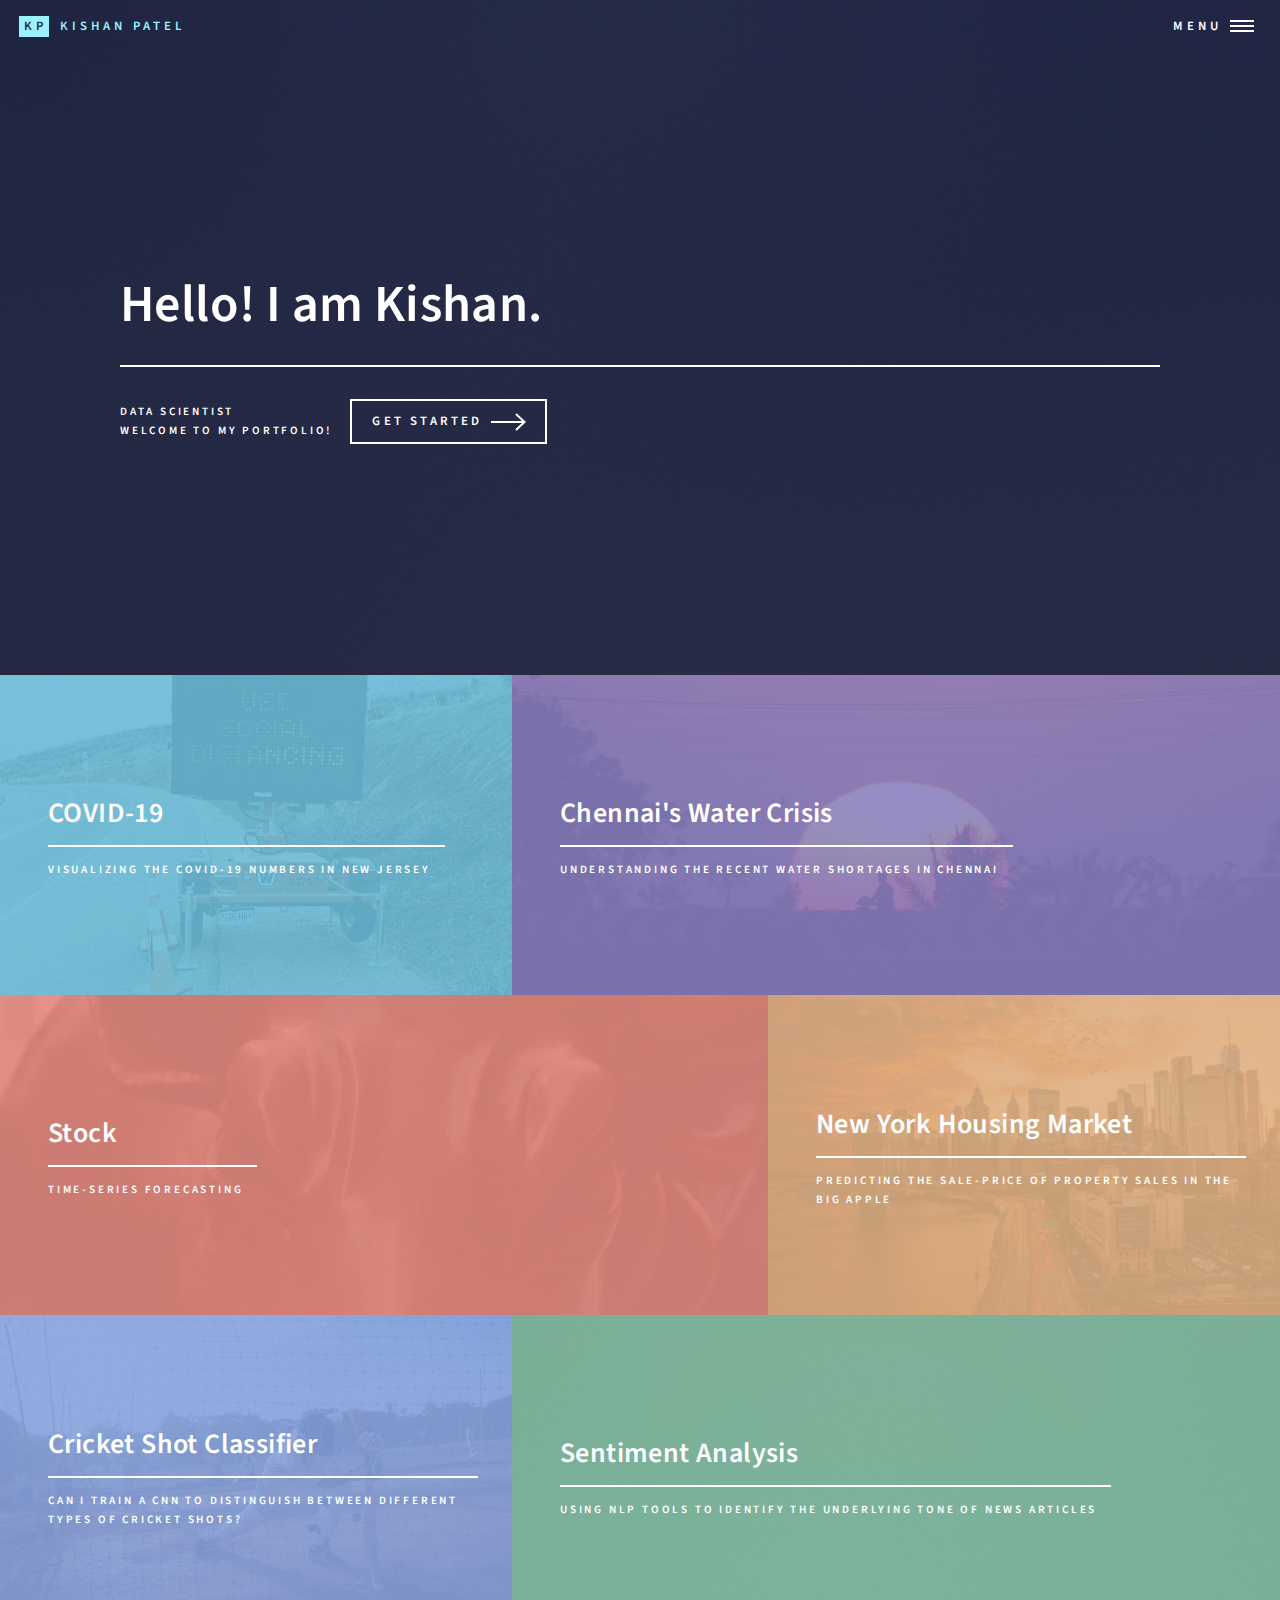
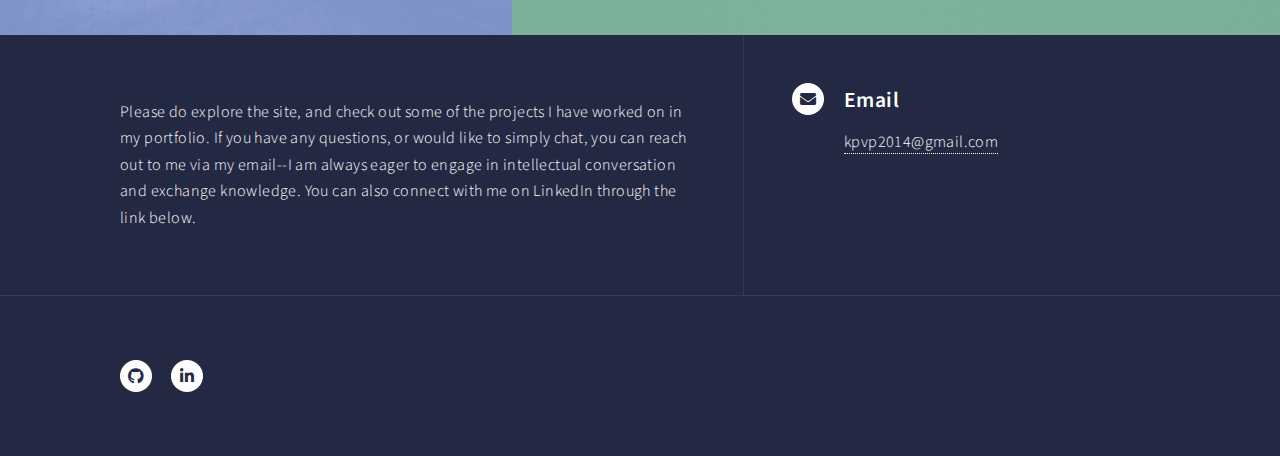
<file: index.html>
<!DOCTYPE HTML>
<!--
	Forty by HTML5 UP
	html5up.net | @ajlkn
	Free for personal and commercial use under the CCA 3.0 license (html5up.net/license)
-->
<html>
	<head>
		<title>Kishan Patel</title>
		<meta charset="utf-8" />
		<meta name="viewport" content="width=device-width, initial-scale=1, user-scalable=no" />
		<link rel="stylesheet" href="assets/css/main.css" />
		<noscript><link rel="stylesheet" href="assets/css/noscript.css" /></noscript>
	</head>
	<body class="is-preload">

		<!-- Wrapper -->
			<div id="wrapper">

				<!-- Header -->
					<header id="header" class="alt">
						<a href="index.html" class="logo"><strong>KP</strong> <span>Kishan Patel</span></a>
						<nav>
							<a href="#menu">Menu</a>
						</nav>
					</header>

				<!-- Menu -->
					<nav id="menu">
						<ul class="links">
							<li><a href="index.html">Home</a></li>
							<li><a href="landing.html">About Me</a></li>
							<li><a href="landing.html">Blog</a></li>
						</ul>
					</nav>

				<!-- Banner -->
					<section id="banner" class="major">
						<div class="inner">
							<header class="major">
								<h1>Hello! I am Kishan.</h1>
							</header>
							<div class="content">
								<p>Data Scientist<br />
								Welcome to my portfolio!</p>
								<ul class="actions">
									<li><a href="#one" class="button next scrolly">Get Started</a></li>
								</ul>
							</div>
						</div>
					</section>

				<!-- Main -->
					<div id="main">

						<!-- One -->
							<section id="one" class="tiles">
								<article>
									<span class="image">
										<img src="images/covid.jpg" alt="" />
									</span>
									<header class="major">
										<h3><a href="" class="link">COVID-19</a></h3>
										<p>Visualizing the Covid-19 Numbers in New Jersey </p>
									</header>
								</article>
								<article>
									<span class="image">
										<img src="images/pic02.jpg" alt="" />
									</span>
									<header class="major">
										<h3><a href="chennai_main.html" class="link">Chennai's Water Crisis</a></h3>
										<p>Understanding the recent water shortages in Chennai</p>
									</header>
								</article>
								<article>
									<span class="image">
										<img src="images/stock.jpg" alt="" />
									</span>
									<header class="major">
										<h3><a href="" class="link"> Stock</a></h3>
										<p>Time-Series Forecasting</p>
									</header>
								</article>
								<article>
									<span class="image">
										<img src="images/pic04.jpg" alt="" />
									</span>
									<header class="major">
										<h3><a href="" class="link">New York Housing Market</a></h3>
										<p>Predicting the Sale-Price of Property Sales in the Big Apple</p>
									</header>
								</article>
								<article>
									<span class="image">
										<img src="images/cricket.jpg" alt="" />
									</span>
									<header class="major">
										<h3><a href="" class="link">Cricket Shot Classifier</a></h3>
										<p>Can I train a CNN to distinguish between different types of Cricket Shots?</p>
									</header>
								</article>
								<article>
									<span class="image">
										<img src="images/pic06.jpg" alt="" />
									</span>
									<header class="major">
										<h3><a href="" class="link">Sentiment Analysis</a></h3>
										<p>Using NLP tools to identify the underlying tone of News Articles</p>
									</header>
								</article>
							</section>

						<!-- Two 
							<section id="two">
								<div class="inner">
									<header class="major">
										<h2>Massa libero</h2>
									</header>
									<p>Nullam et orci eu lorem consequat tincidunt vivamus et sagittis libero. Mauris aliquet magna magna sed nunc rhoncus pharetra. Pellentesque condimentum sem. In efficitur ligula tate urna. Maecenas laoreet massa vel lacinia pellentesque lorem ipsum dolor. Nullam et orci eu lorem consequat tincidunt. Vivamus et sagittis libero. Mauris aliquet magna magna sed nunc rhoncus amet pharetra et feugiat tempus.</p>
									<ul class="actions">
										<li><a href="landing.html" class="button next">Get Started</a></li>
									</ul>
								</div>
							</section> -->

					</div>

				<!-- Contact -->
				<section id="contact">
					<div class="inner">
						<section>
							<div class="Message">
								<p>Please do explore the site, and check out some of the projects I have worked on in my portfolio. If you have any questions, or would like to simply chat, you can reach out to me via my email--I am always eager to engage in intellectual conversation and exchange knowledge. You can also connect with me on LinkedIn through the link below. </p>
							</div>
						</section>
						<section class="split">
							<section>
								<div class="contact-method">
									<span class="icon solid alt fa-envelope"></span>
									<h3>Email</h3>
									<a href="#">kpvp2014@gmail.com</a>
								</div>
							</section>
						</section>
					</div>
				</section>

				<!-- Footer -->
				<footer id="footer">
					<div class="inner">
						<ul class="icons">
							<li><a href="https://github.com/thekishanpatel" class="icon brands alt fa-github"><span class="label">GitHub</span></a></li>
							<li><a href="https://www.linkedin.com/in/thekishanpatel/" class="icon brands alt fa-linkedin-in"><span class="label">LinkedIn</span></a></li>
						</ul>
					</div>
				</footer>

			</div>

		<!-- Scripts -->
			<script src="assets/js/jquery.min.js"></script>
			<script src="assets/js/jquery.scrolly.min.js"></script>
			<script src="assets/js/jquery.scrollex.min.js"></script>
			<script src="assets/js/browser.min.js"></script>
			<script src="assets/js/breakpoints.min.js"></script>
			<script src="assets/js/util.js"></script>
			<script src="assets/js/main.js"></script>

	</body>
</html>
</file>
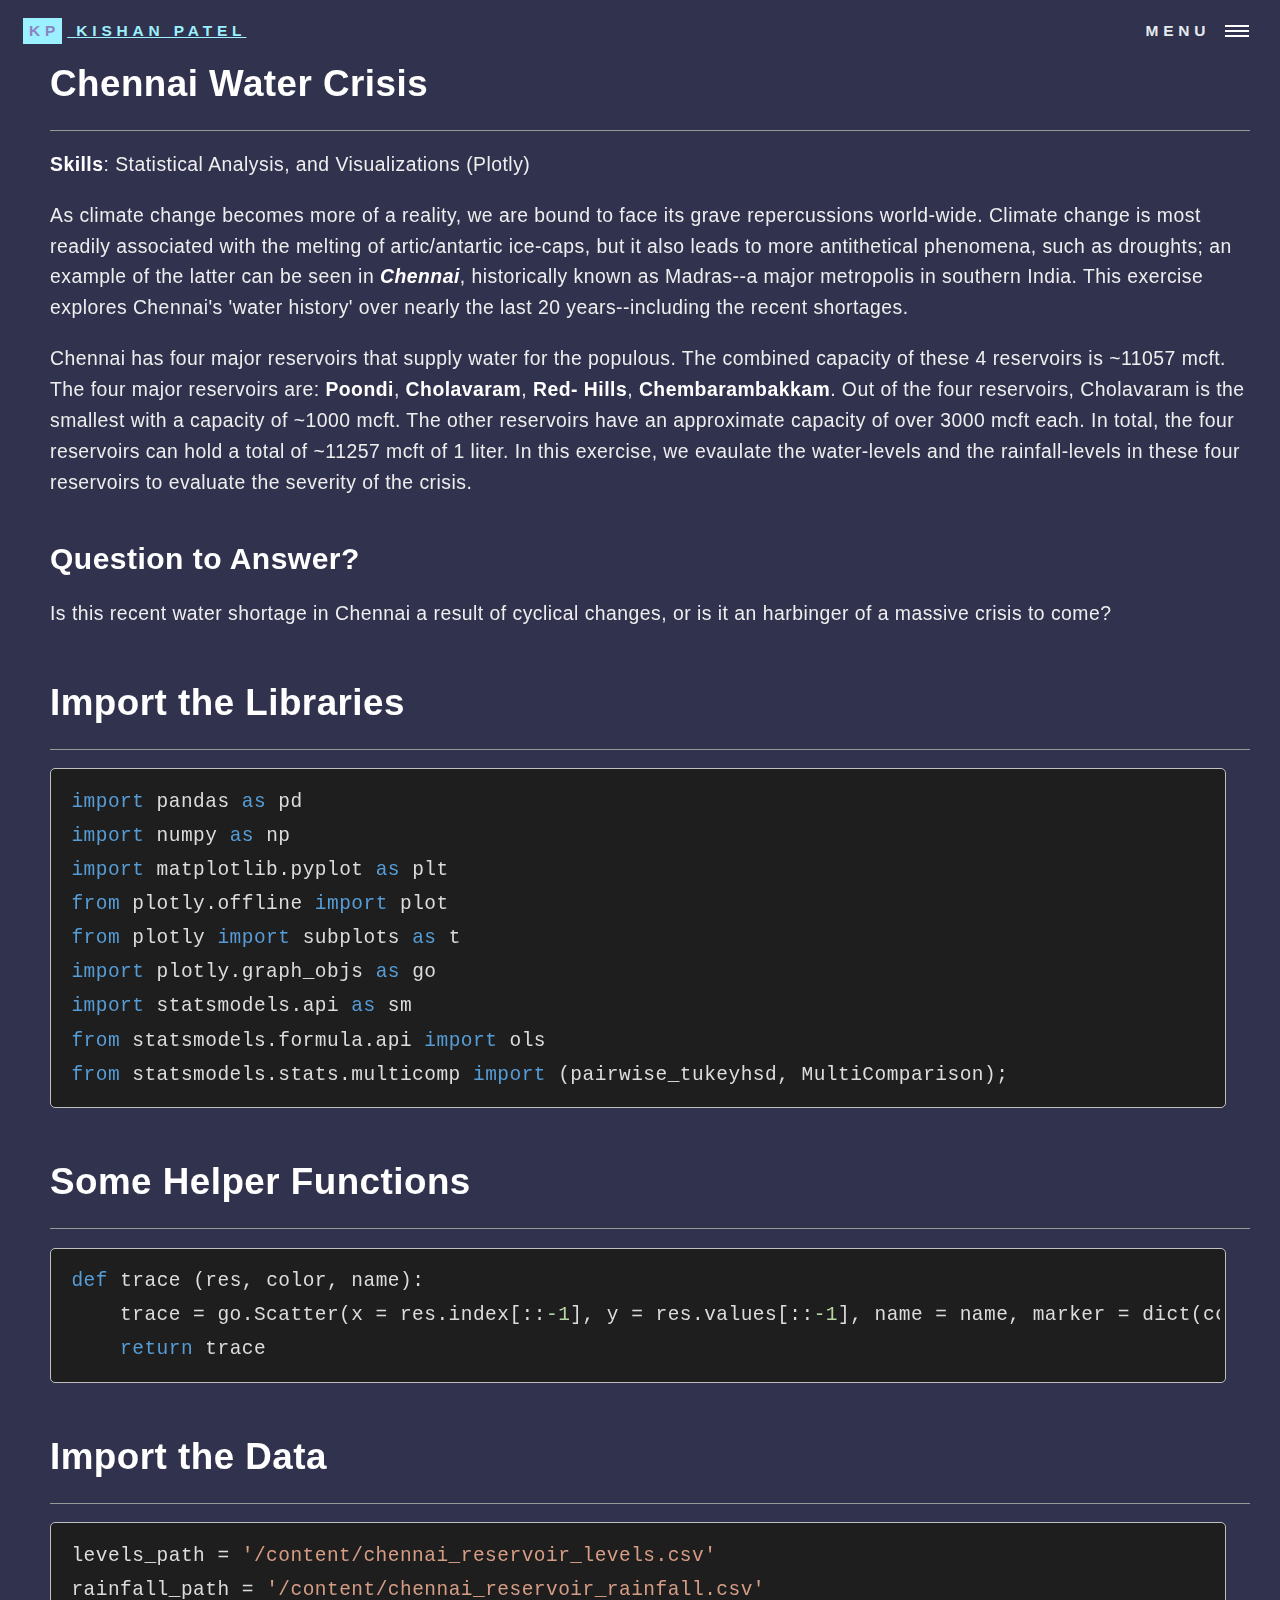
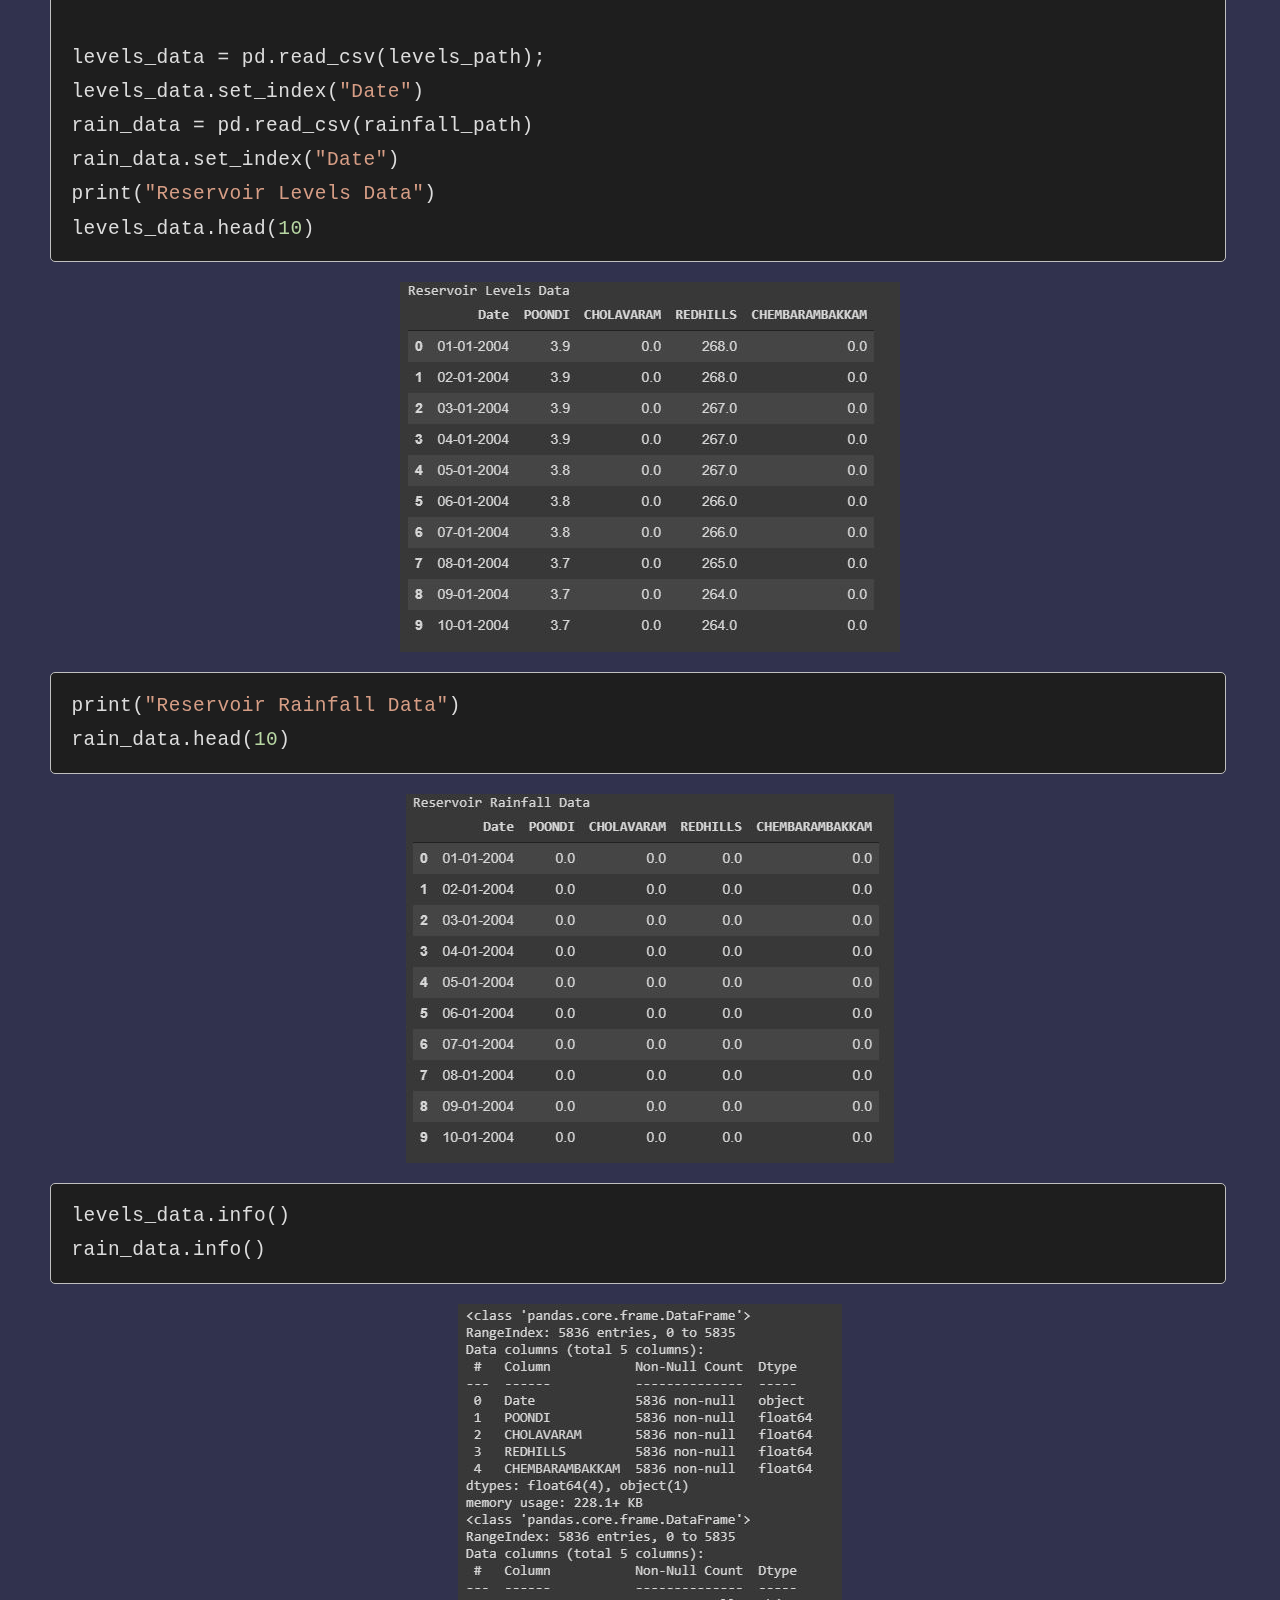
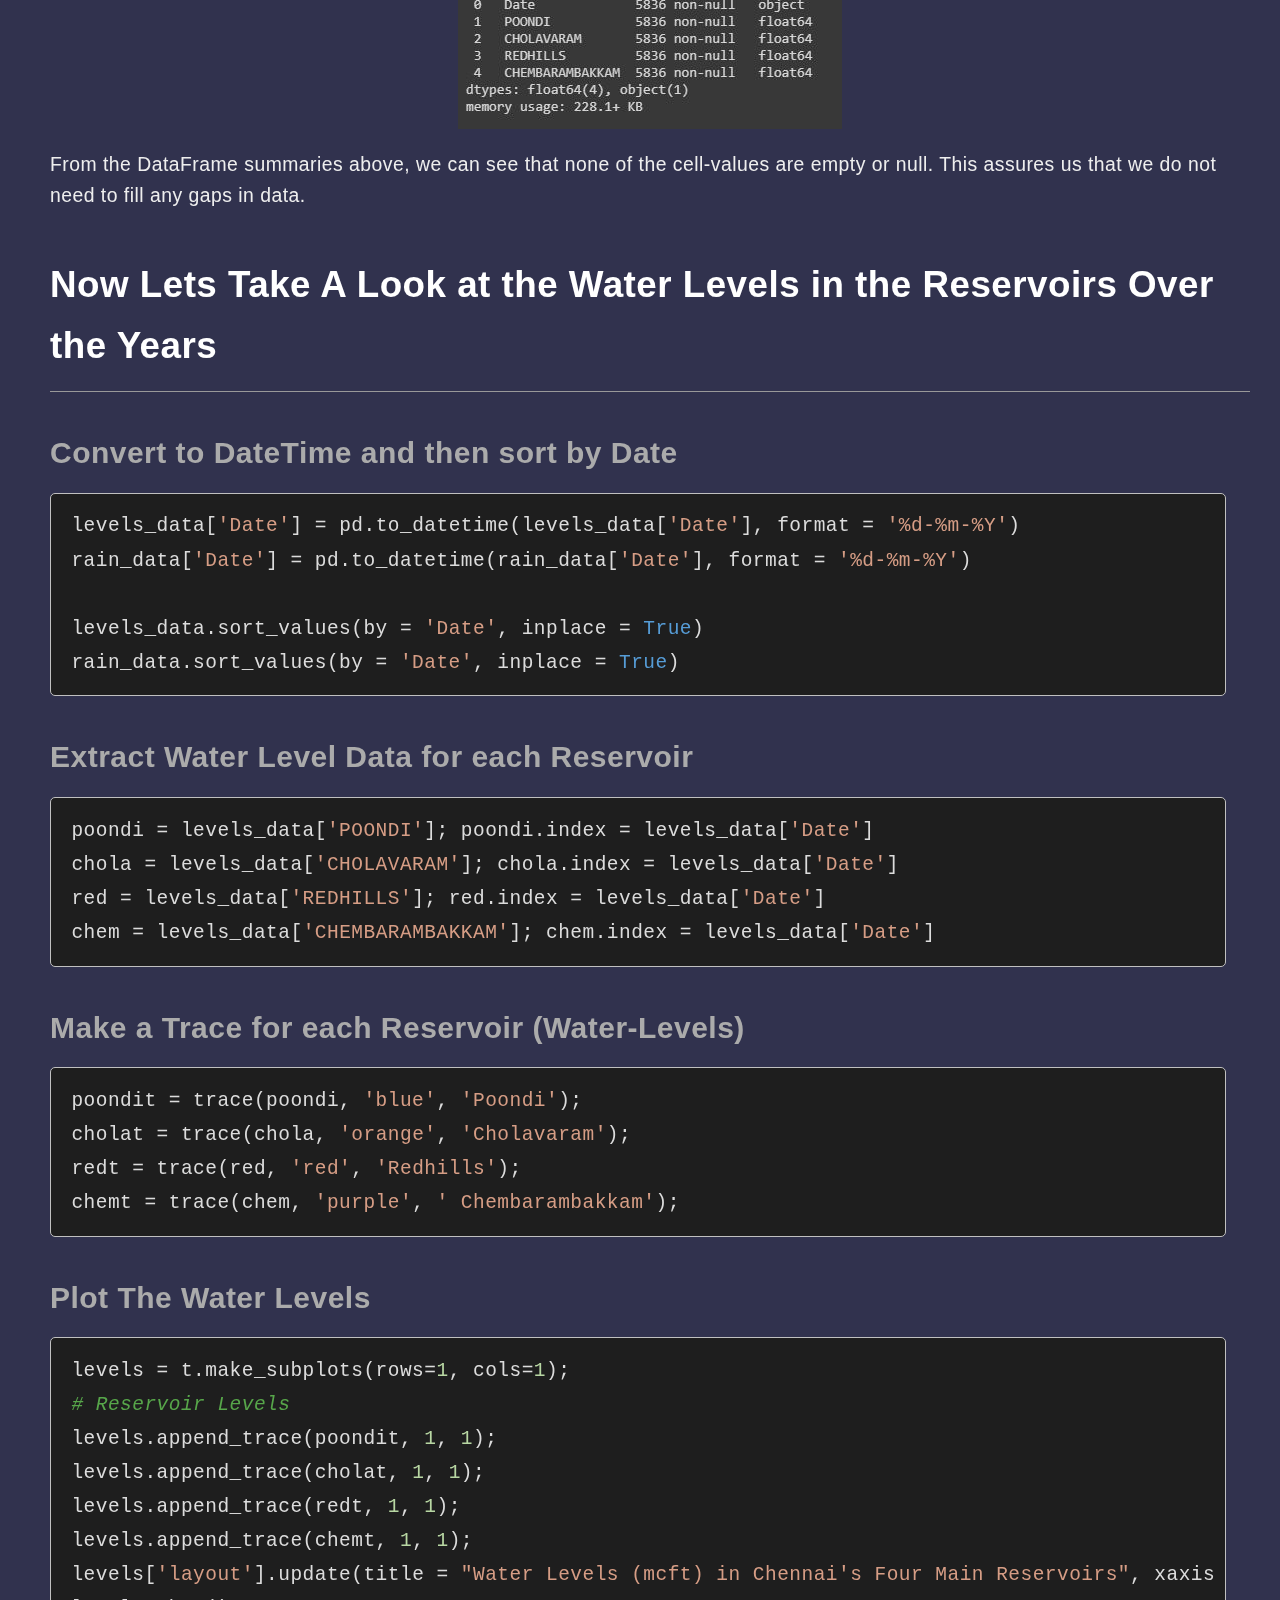
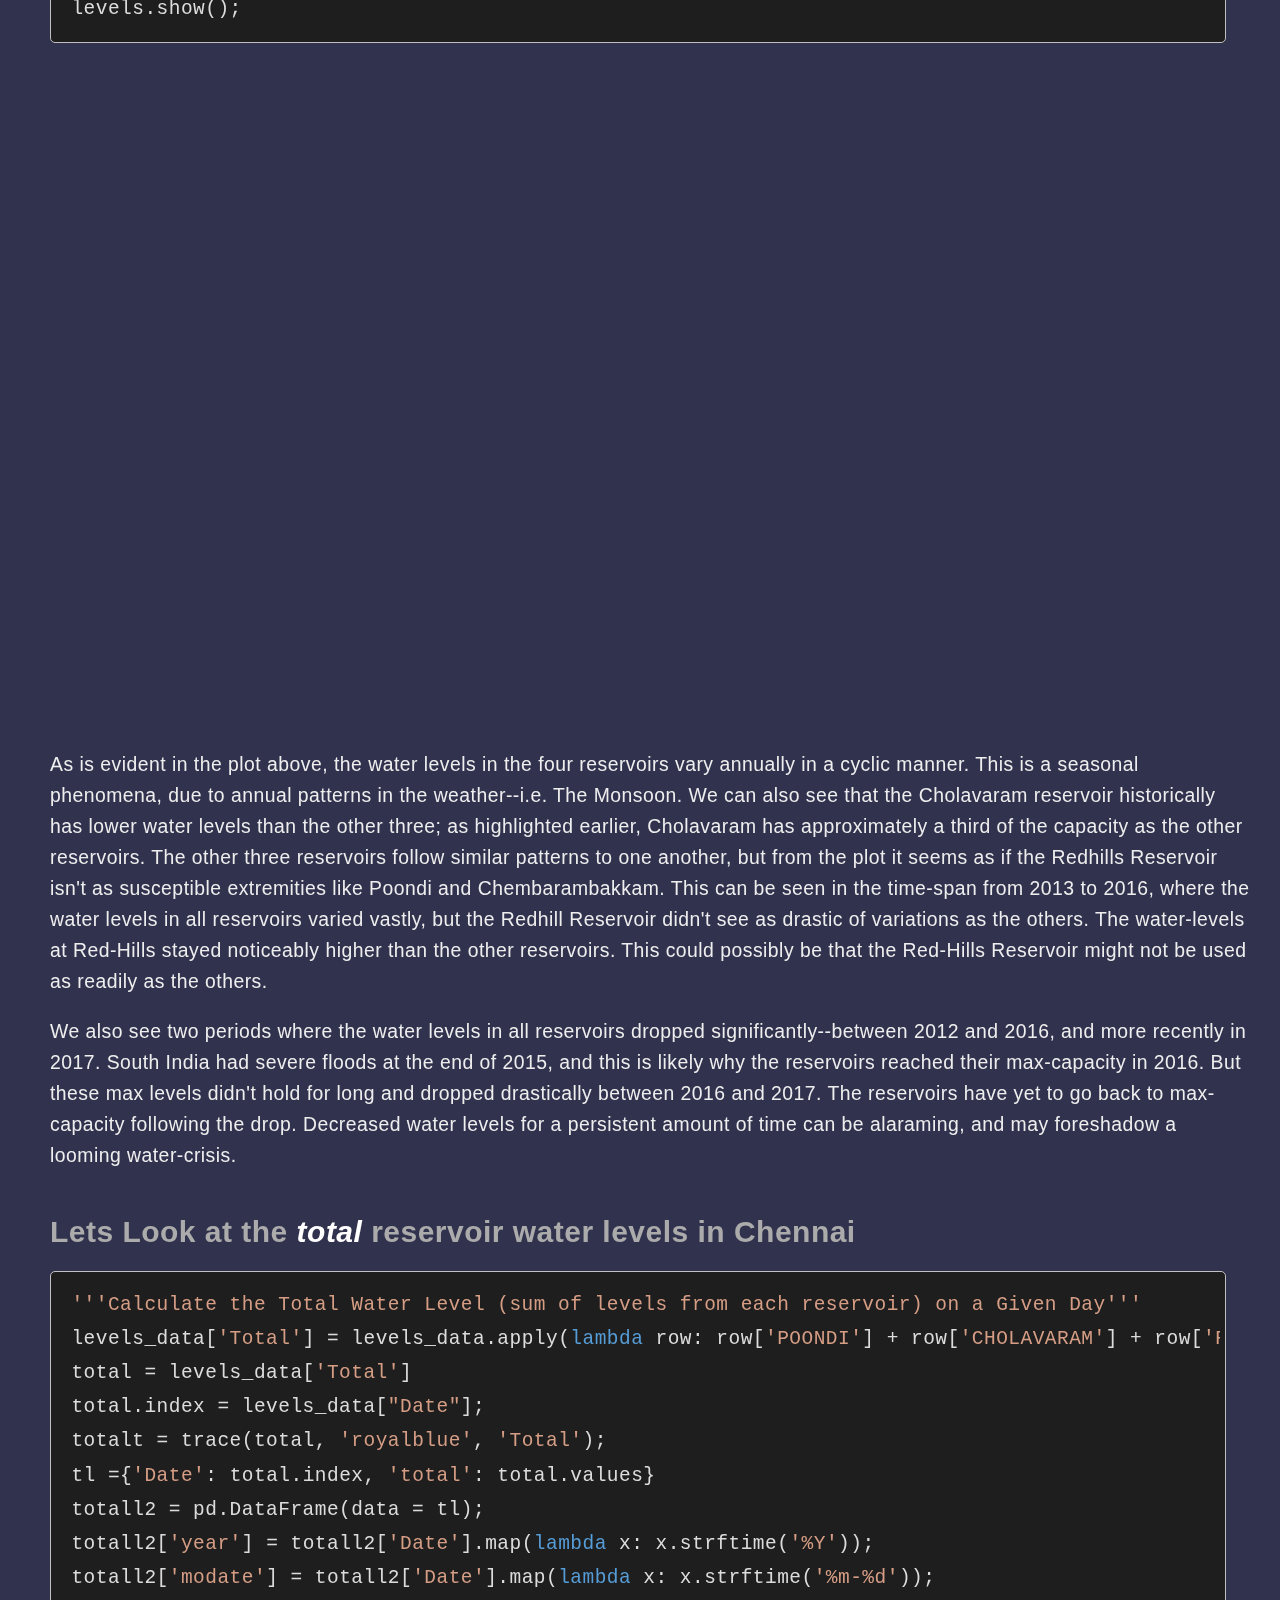
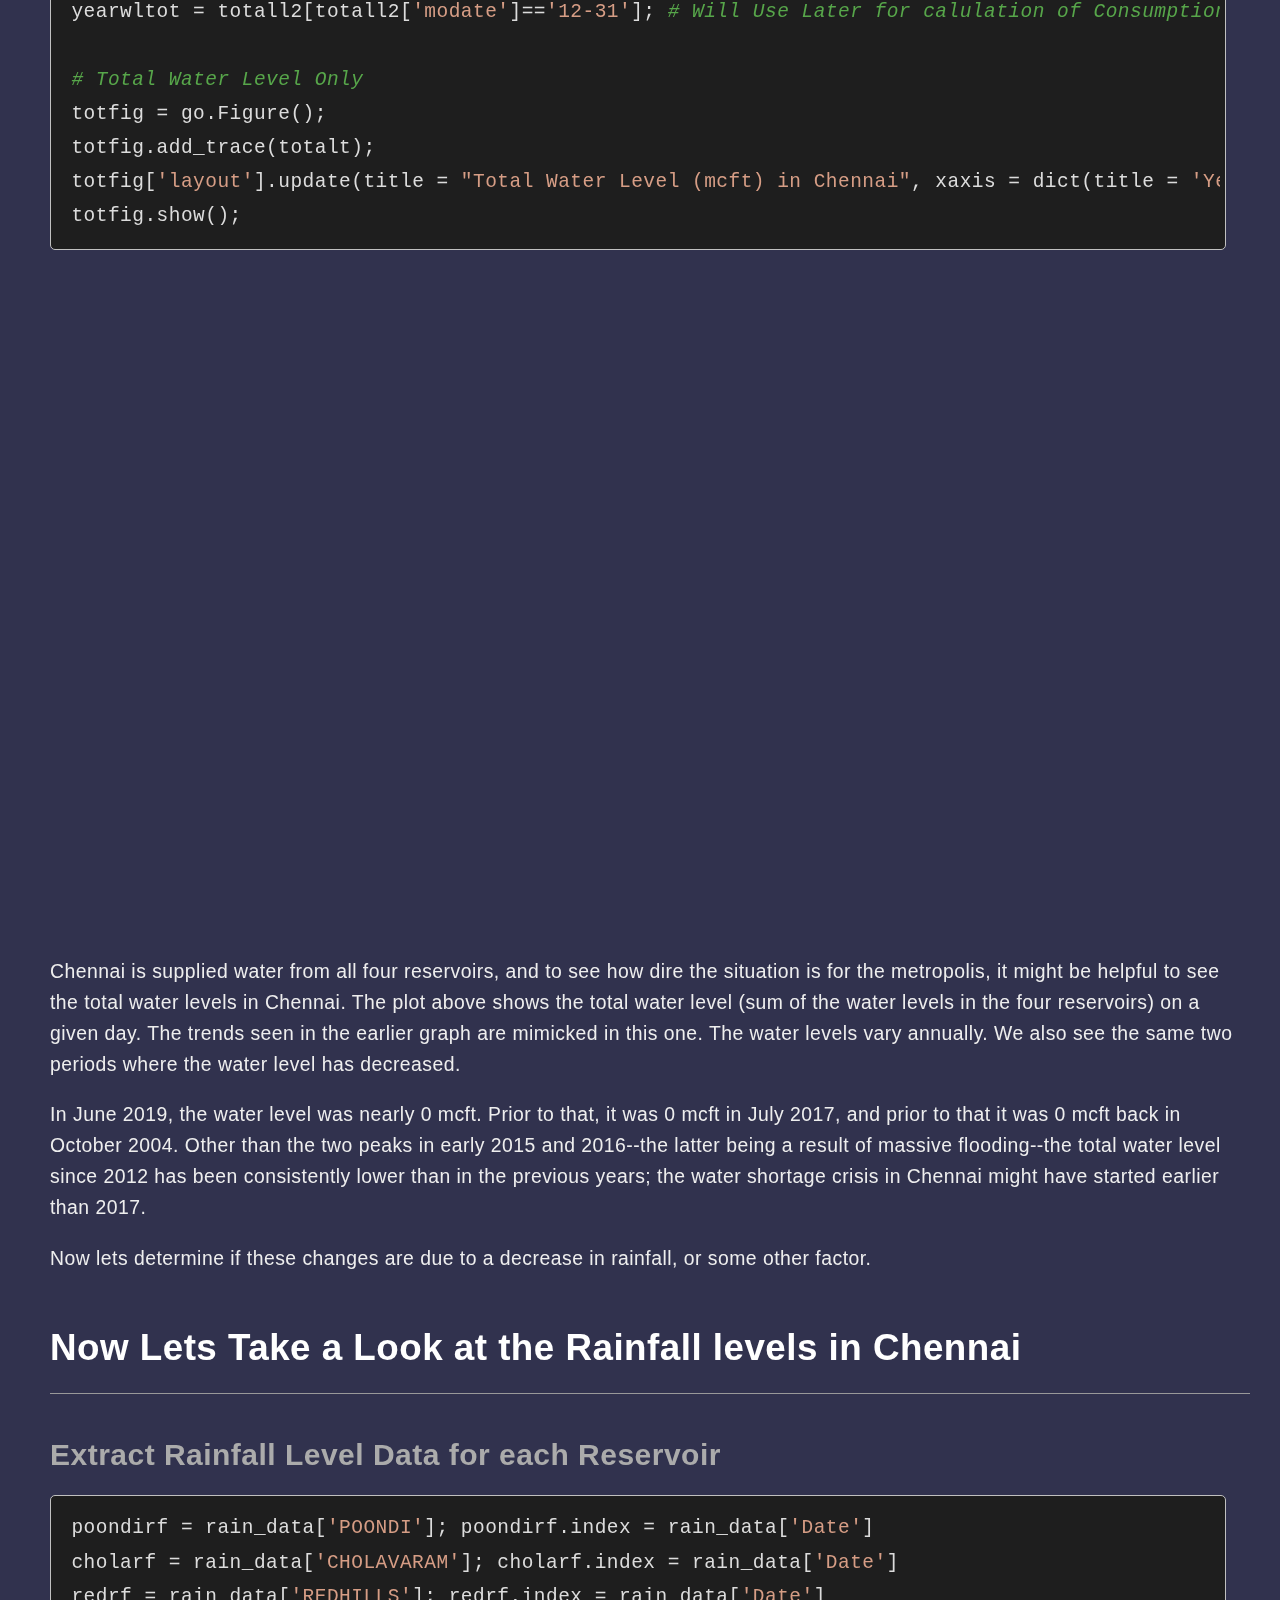
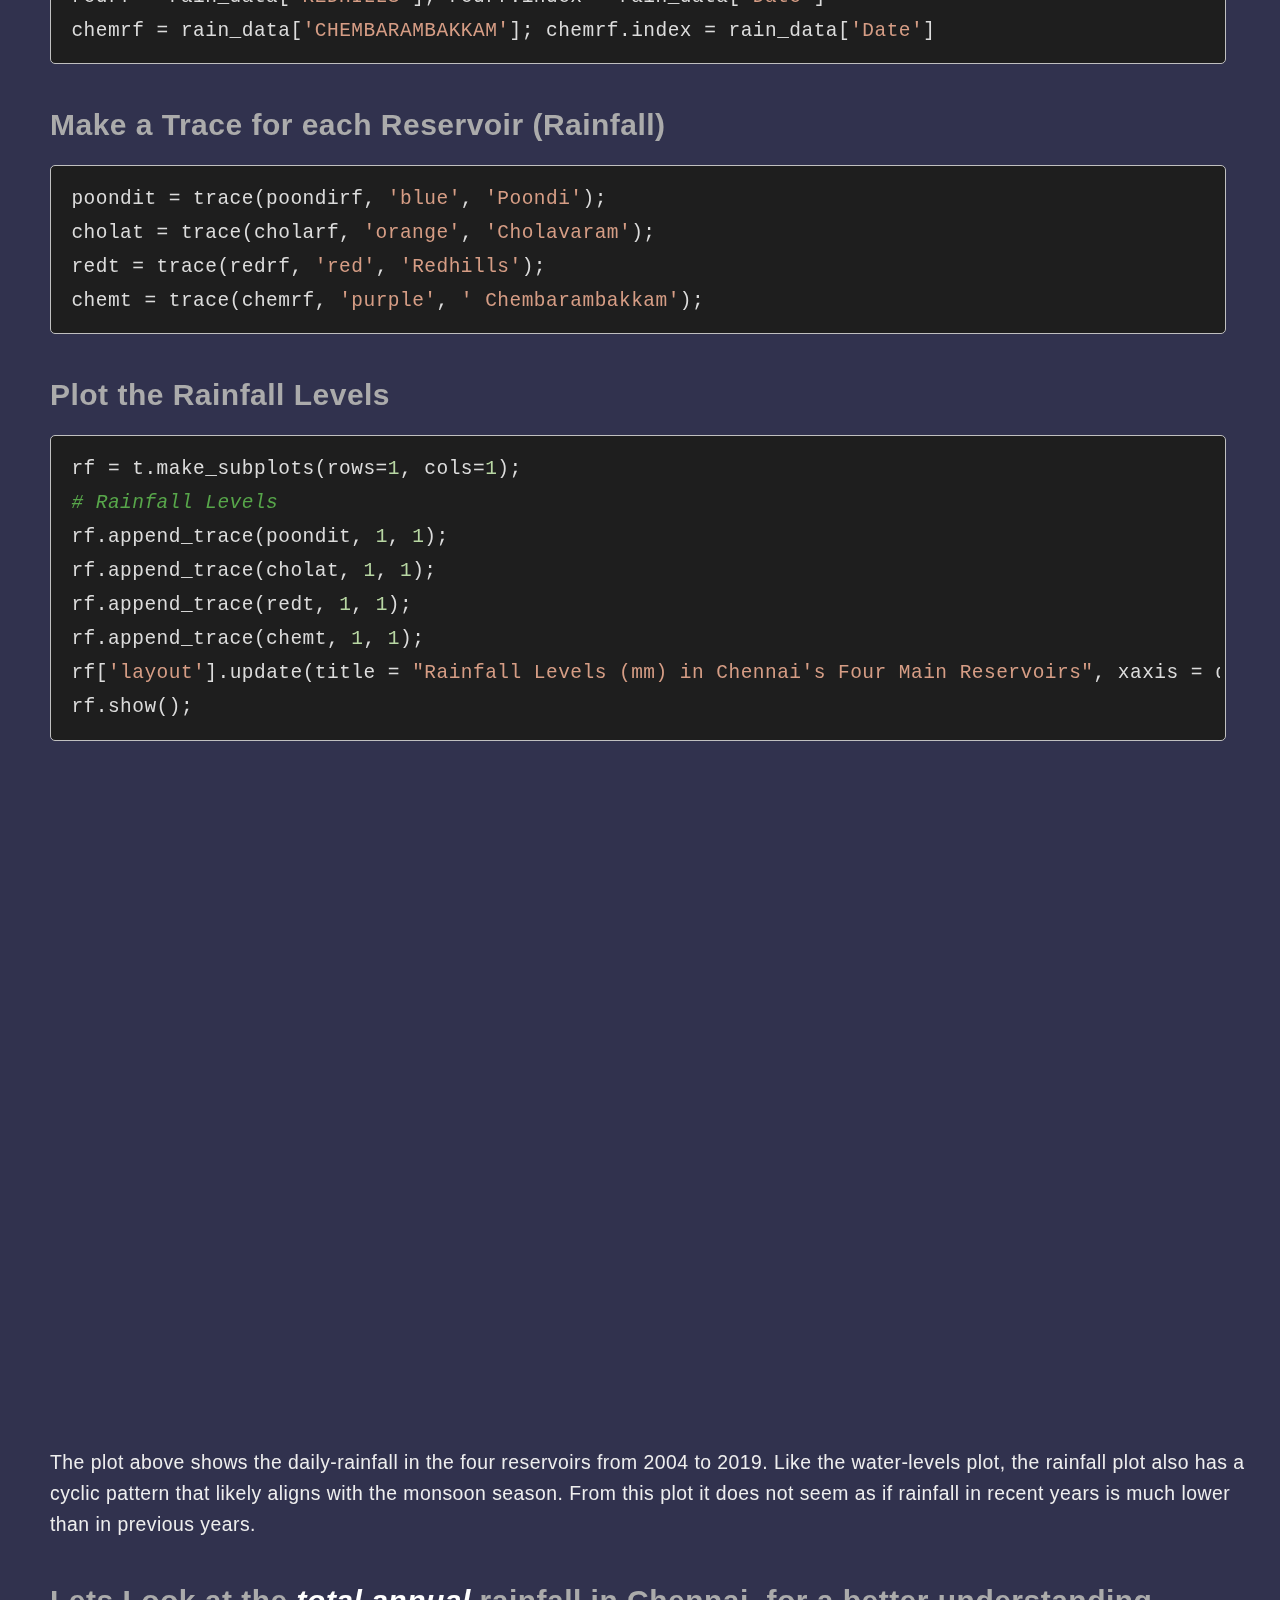
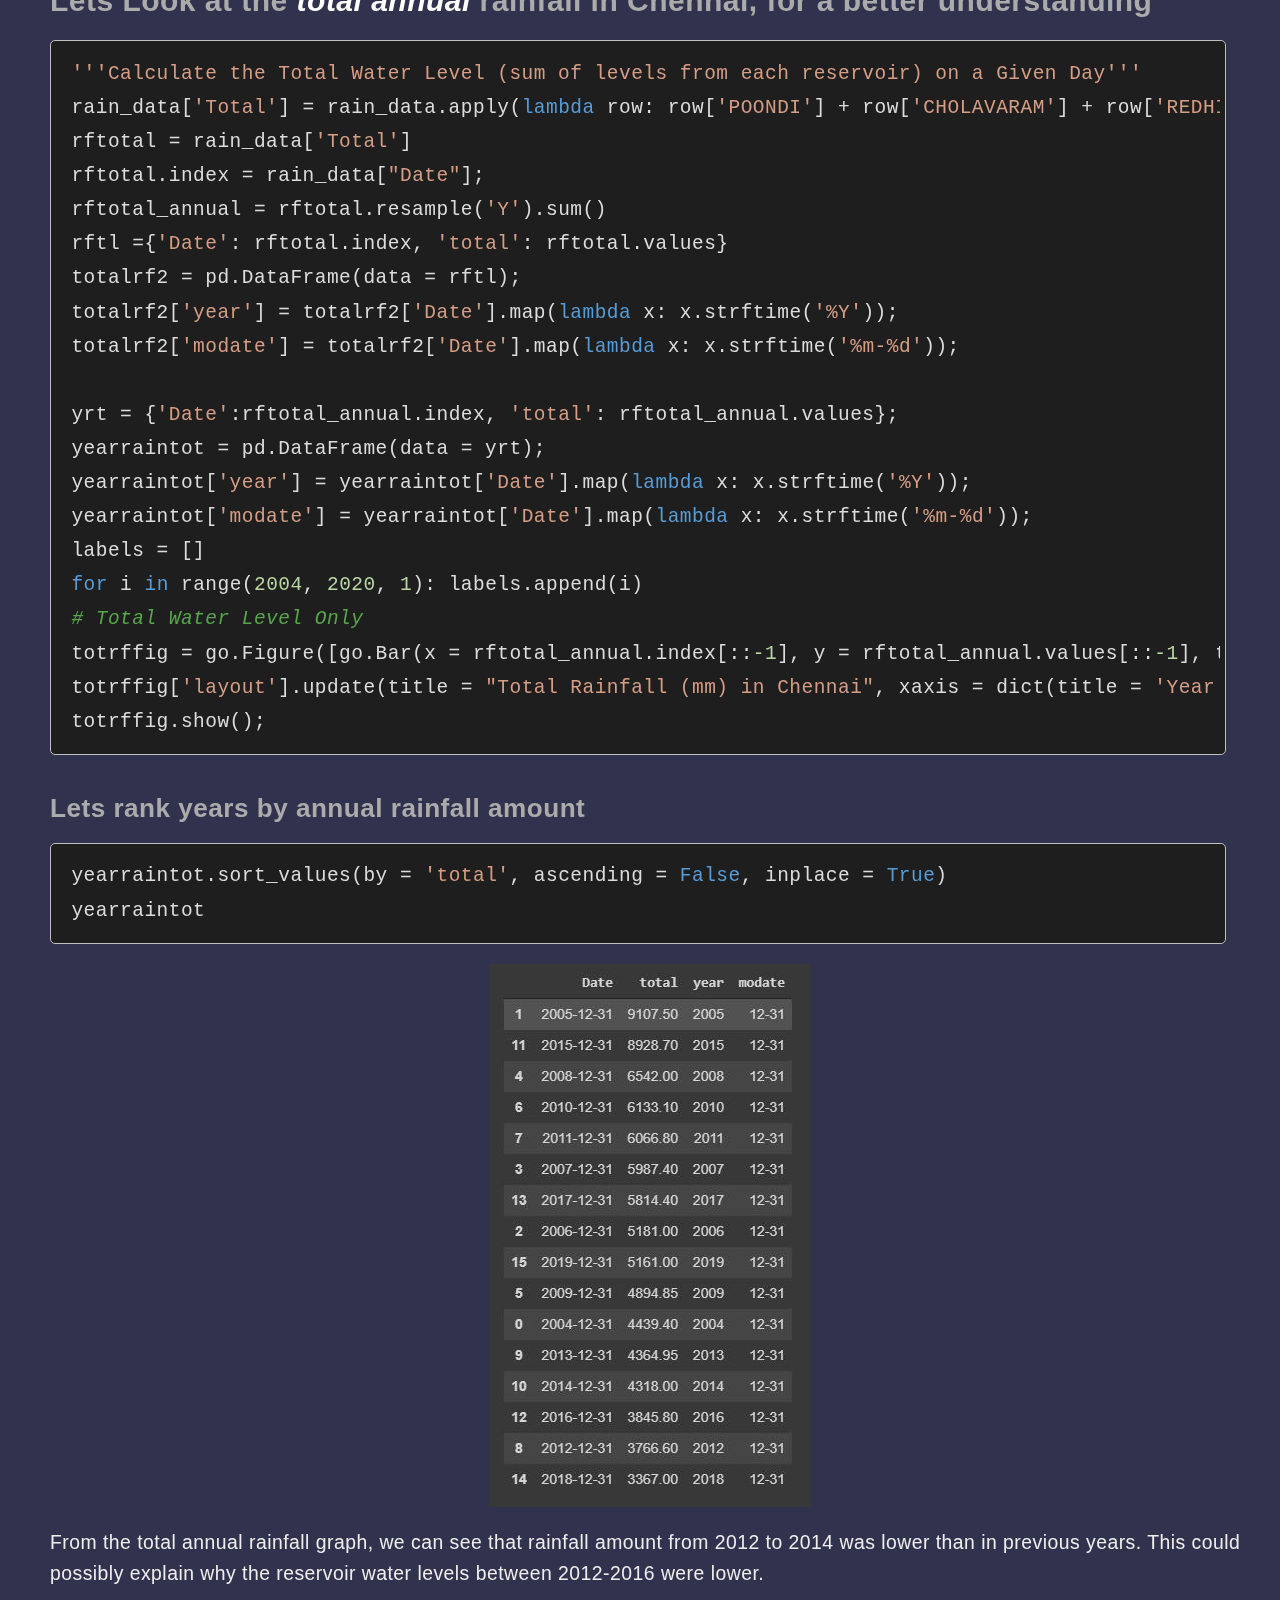
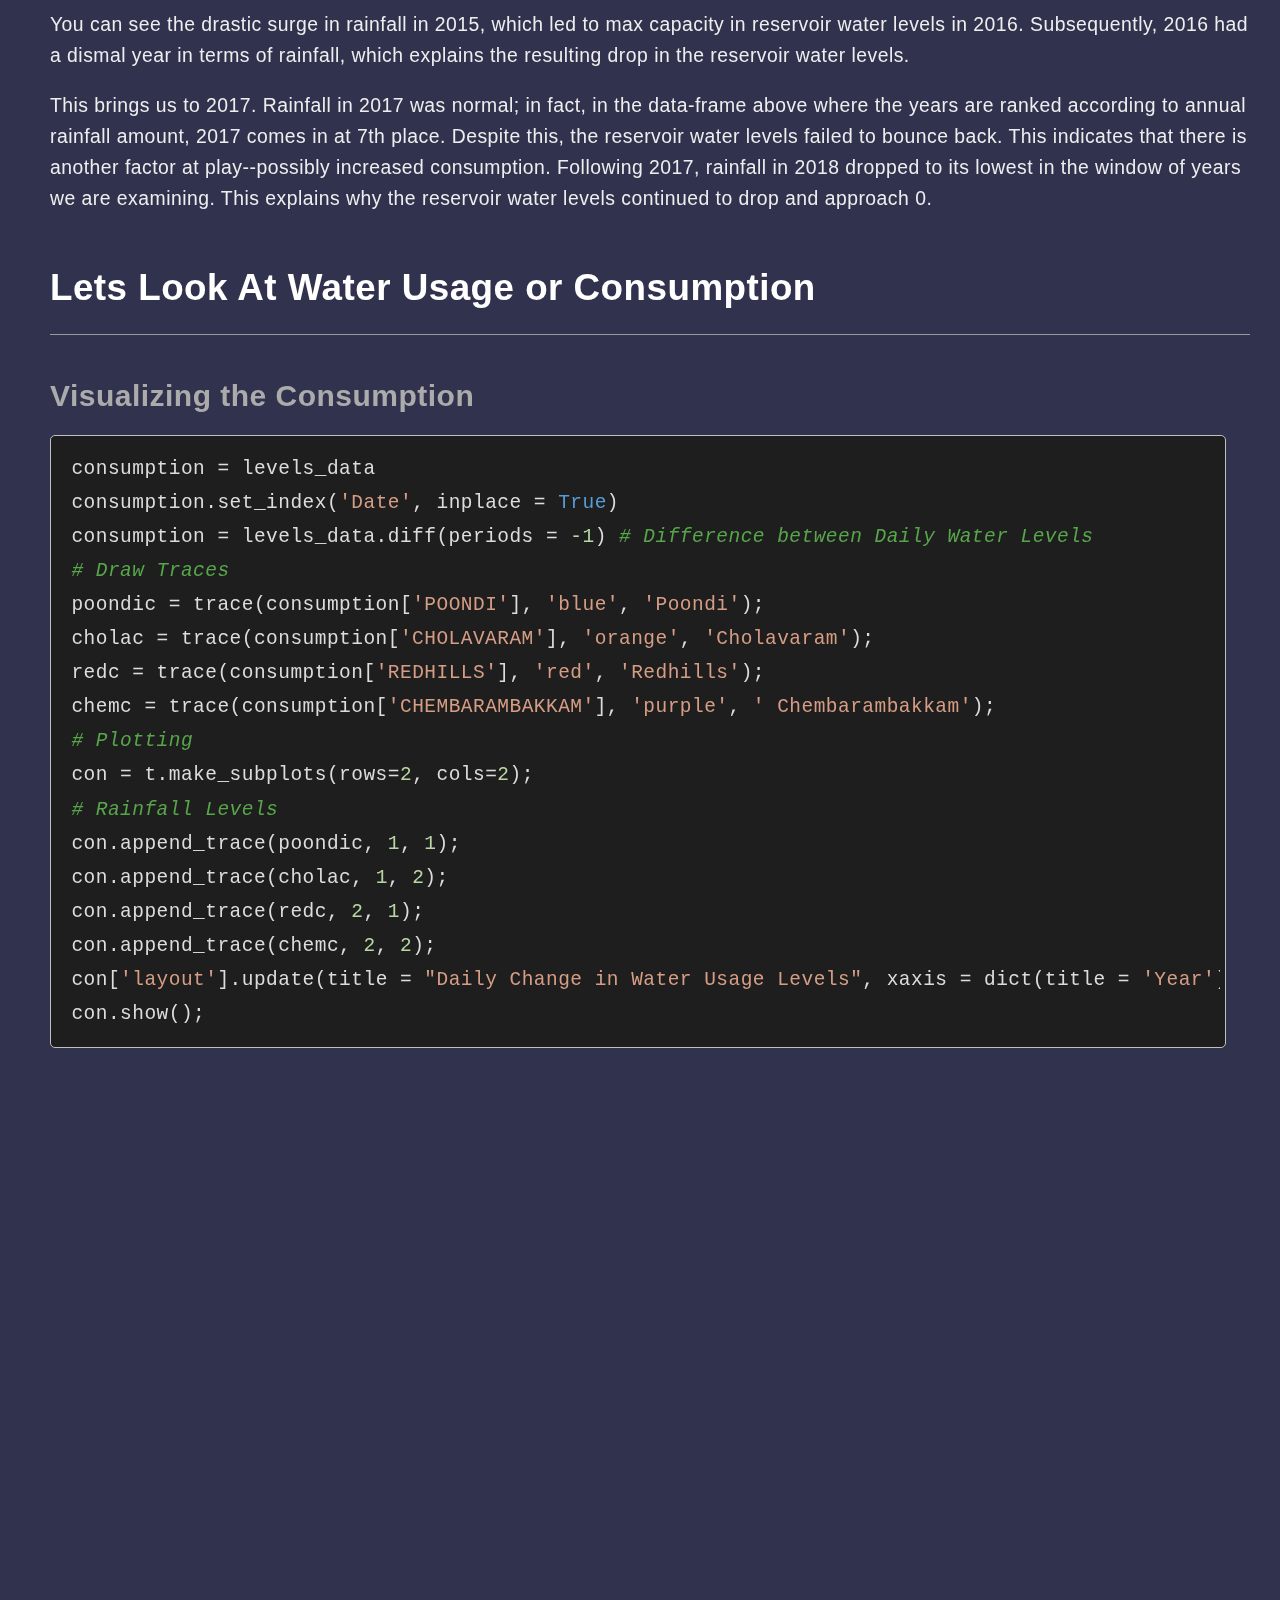
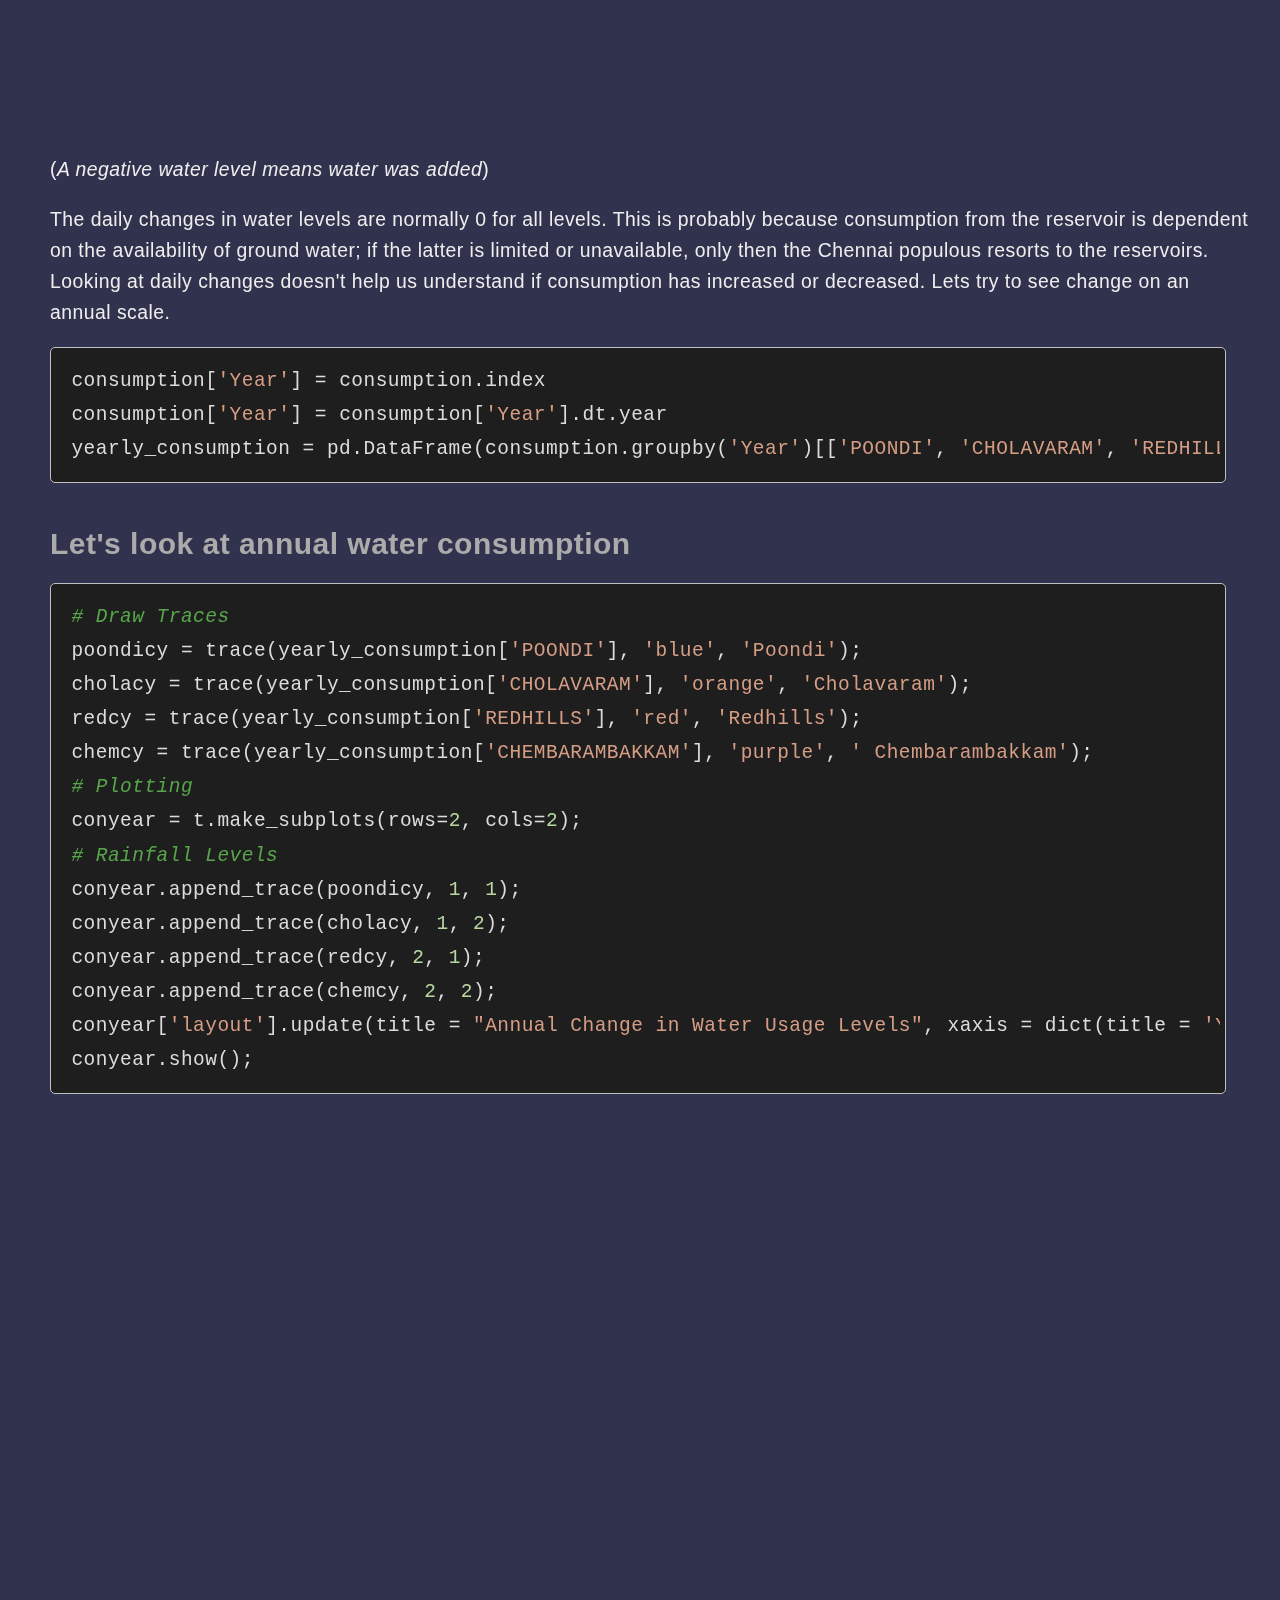
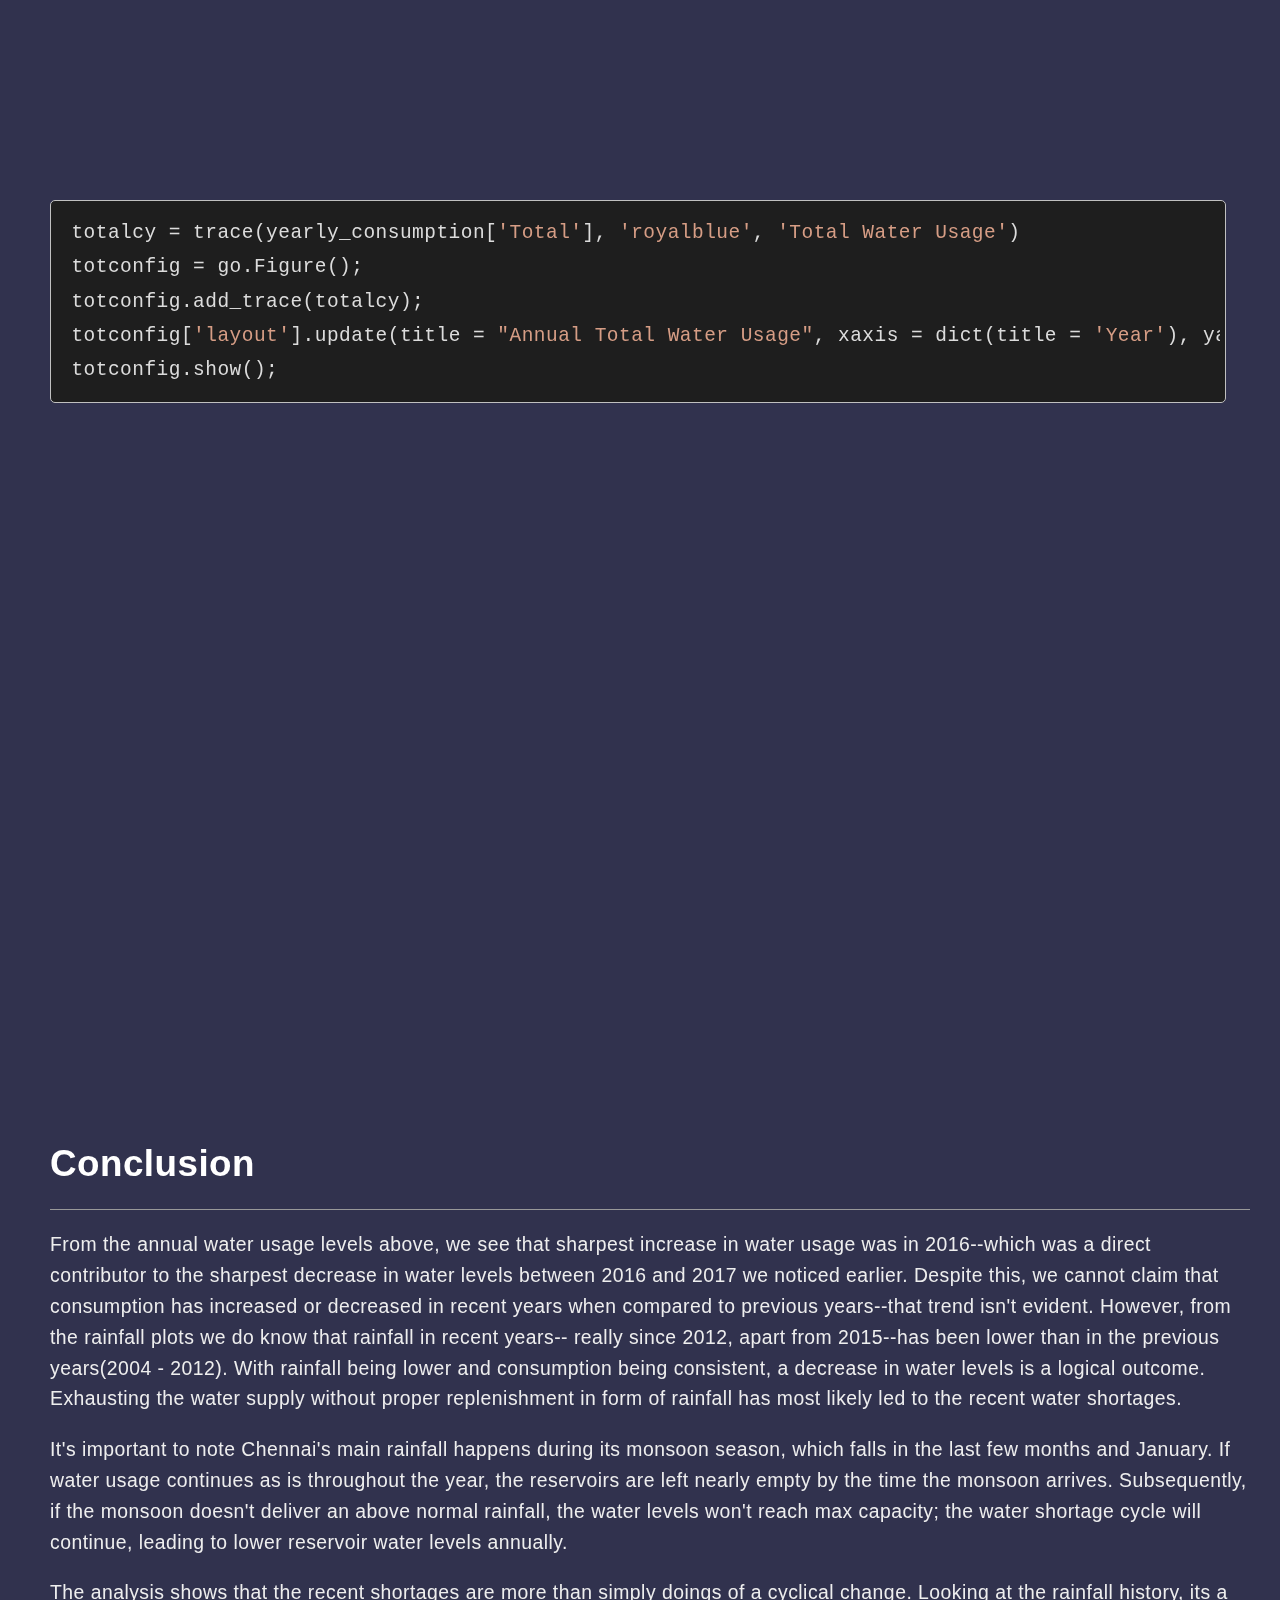
<file: chennai_main.html>
<!DOCTYPE html>
<!-- saved from url=(0071)file:///C:/Users/kpvp2/AppData/Local/Temp/_MarkdownMonster_Preview.html -->
<html lang="en" xmlns="http://www.w3.org/1999/xhtml">
    <head><meta http-equiv="Content-Type" content="text/html; charset=UTF-8">
  <!--<base href="file:///C:\Users\kpvp2\Desktop\Kaggle\Chennai Water Project\md\">--><base href=".">
        <Title>Chennai Water Crisis</Title>
        <link rel="stylesheet" href="assets/css/main.css" />
        <meta http-equiv="X-UA-Compatible" content="IE=edge">  
        <link href="chennai_main/font-awesome.min.css" rel="stylesheet">
        <link href="chennai_main/Theme.css" rel="stylesheet">
        <script src="chennai_main/jquery.min.js.download"></script>
        <link href="chennai_main/vs2015.css" rel="stylesheet">
        <script src="chennai_main/highlight.pack.js.download"></script>
        <script src="chennai_main/preview.js.download" id="PreviewScript"></script>
    </head>
<body>
<div id="MainContent">
    <header id="header" class="alt style2">
        <a href="index.html" class="logo"><strong>KP</strong> <span>Kishan Patel</span></a>
        <nav>
            <a href="#menu">Menu</a>
        </nav>
    </header>

<!-- Menu -->
    <nav id="menu">
        <ul class="links">
            <li><a href="index.html">Home</a></li>
            <li><a href="landing.html">About Me</a></li>
            <li><a href="landing.html">Blog</a></li>
        </ul>
    </nav>
    <!-- Markdown Monster Content -->
    <h1 id="chennai-water-crisis"><strong>Chennai Water Crisis</strong></h1>
<p><strong>Skills</strong>: Statistical Analysis, and Visualizations
(Plotly)</p>
<p>As climate change becomes more of a reality, we are bound to face its grave
repercussions world-wide. Climate change is most readily associated with the
melting of artic/antartic ice-caps, but it also leads to more antithetical
phenomena, such as droughts; an example of the latter can be seen in
<em><strong>Chennai</strong></em>, historically known as Madras--a major metropolis in southern
India. This exercise explores Chennai's 'water history' over nearly the last 20
years--including the recent shortages.</p>
<p>Chennai has four major reservoirs that
supply water for the populous. The combined capacity of these 4 reservoirs is
~11057 mcft. The four major reservoirs are: <strong>Poondi</strong>, <strong>Cholavaram</strong>, <strong>Red-
Hills</strong>, <strong>Chembarambakkam</strong>. Out of the four reservoirs, Cholavaram is the
smallest with a capacity of ~1000 mcft. The other reservoirs have an approximate
capacity of over 3000 mcft each. In total, the four reservoirs can hold a total
of ~11257 mcft of 1 liter. In this exercise, we evaulate the water-levels and
the rainfall-levels in these four reservoirs to evaluate the severity of the
crisis.</p>
<h2 id="question-to-answer"><strong>Question to Answer?</strong></h2>
<p>Is this recent water shortage in Chennai a result of
cyclical changes, or is it an harbinger of a massive crisis to come?</p>
<h1 id="import-the-libraries"><strong>Import the Libraries</strong></h1>
<pre><code class="language-python hljs"><span class="hljs-keyword">import</span> pandas <span class="hljs-keyword">as</span> pd
<span class="hljs-keyword">import</span> numpy <span class="hljs-keyword">as</span> np
<span class="hljs-keyword">import</span> matplotlib.pyplot <span class="hljs-keyword">as</span> plt
<span class="hljs-keyword">from</span> plotly.offline <span class="hljs-keyword">import</span> plot
<span class="hljs-keyword">from</span> plotly <span class="hljs-keyword">import</span> subplots <span class="hljs-keyword">as</span> t
<span class="hljs-keyword">import</span> plotly.graph_objs <span class="hljs-keyword">as</span> go
<span class="hljs-keyword">import</span> statsmodels.api <span class="hljs-keyword">as</span> sm
<span class="hljs-keyword">from</span> statsmodels.formula.api <span class="hljs-keyword">import</span> ols
<span class="hljs-keyword">from</span> statsmodels.stats.multicomp <span class="hljs-keyword">import</span> (pairwise_tukeyhsd, MultiComparison);
</code></pre>
<h1 id="some-helper-functions"><strong>Some Helper Functions</strong></h1>
<pre><code class="language-python hljs"><span class="hljs-function"><span class="hljs-keyword">def</span> <span class="hljs-title">trace</span> <span class="hljs-params">(res, color, name)</span>:</span>
    trace = go.Scatter(x = res.index[::<span class="hljs-number">-1</span>], y = res.values[::<span class="hljs-number">-1</span>], name = name, marker = dict(color = color));
    <span class="hljs-keyword">return</span> trace
</code></pre>
<h1 id="import-the-data"><strong>Import the Data</strong></h1>
<pre><code class="language-python hljs">levels_path = <span class="hljs-string">'/content/chennai_reservoir_levels.csv'</span>
rainfall_path = <span class="hljs-string">'/content/chennai_reservoir_rainfall.csv'</span>

levels_data = pd.read_csv(levels_path);
levels_data.set_index(<span class="hljs-string">"Date"</span>)
rain_data = pd.read_csv(rainfall_path)
rain_data.set_index(<span class="hljs-string">"Date"</span>)
print(<span class="hljs-string">"Reservoir Levels Data"</span>)
levels_data.head(<span class="hljs-number">10</span>)
</code></pre>
<div class="parent-div"><img src="chennai_main/null1.JPG" alt=""></div>
<pre><code class="language-python hljs">print(<span class="hljs-string">"Reservoir Rainfall Data"</span>)
rain_data.head(<span class="hljs-number">10</span>)
</code></pre>
<div class="parent-div"><img src="chennai_main/null2.JPG" alt=""></div>
<pre><code class="language-python hljs">levels_data.info()
rain_data.info()
</code></pre>
<div class="parent-div"><img src="chennai_main/null3.JPG" alt=""></div>
<p>From the DataFrame summaries above, we can see that none of the cell-values are
empty or null. This assures us that we do not need to fill any gaps in data.</p>
<h1 id="now-lets-take-a-look-at-the-water-levels-in-the-reservoirs-over-the-years"><strong>Now Lets Take A Look at the Water Levels in the Reservoirs Over the Years</strong></h1>
<h2 id="convert-to-datetime-and-then-sort-by-date">Convert to DateTime and then sort by Date</h2>
<pre><code class="language-python hljs">levels_data[<span class="hljs-string">'Date'</span>] = pd.to_datetime(levels_data[<span class="hljs-string">'Date'</span>], format = <span class="hljs-string">'%d-%m-%Y'</span>)
rain_data[<span class="hljs-string">'Date'</span>] = pd.to_datetime(rain_data[<span class="hljs-string">'Date'</span>], format = <span class="hljs-string">'%d-%m-%Y'</span>)

levels_data.sort_values(by = <span class="hljs-string">'Date'</span>, inplace = <span class="hljs-literal">True</span>)
rain_data.sort_values(by = <span class="hljs-string">'Date'</span>, inplace = <span class="hljs-literal">True</span>)
</code></pre>
<h2 id="extract-water-level-data-for-each-reservoir">Extract Water Level Data for each Reservoir</h2>
<pre><code class="language-python hljs">poondi = levels_data[<span class="hljs-string">'POONDI'</span>]; poondi.index = levels_data[<span class="hljs-string">'Date'</span>]
chola = levels_data[<span class="hljs-string">'CHOLAVARAM'</span>]; chola.index = levels_data[<span class="hljs-string">'Date'</span>]
red = levels_data[<span class="hljs-string">'REDHILLS'</span>]; red.index = levels_data[<span class="hljs-string">'Date'</span>]
chem = levels_data[<span class="hljs-string">'CHEMBARAMBAKKAM'</span>]; chem.index = levels_data[<span class="hljs-string">'Date'</span>]
</code></pre>
<h2 id="make-a-trace-for-each-reservoir-water-levels">Make a Trace for each Reservoir (Water-Levels)</h2>
<pre><code class="language-python hljs">poondit = trace(poondi, <span class="hljs-string">'blue'</span>, <span class="hljs-string">'Poondi'</span>);
cholat = trace(chola, <span class="hljs-string">'orange'</span>, <span class="hljs-string">'Cholavaram'</span>);
redt = trace(red, <span class="hljs-string">'red'</span>, <span class="hljs-string">'Redhills'</span>);
chemt = trace(chem, <span class="hljs-string">'purple'</span>, <span class="hljs-string">' Chembarambakkam'</span>);
</code></pre>
<h2 id="plot-the-water-levels">Plot The Water Levels</h2>
<pre><code class="language-python hljs">levels = t.make_subplots(rows=<span class="hljs-number">1</span>, cols=<span class="hljs-number">1</span>);
<span class="hljs-comment"># Reservoir Levels</span>
levels.append_trace(poondit, <span class="hljs-number">1</span>, <span class="hljs-number">1</span>);
levels.append_trace(cholat, <span class="hljs-number">1</span>, <span class="hljs-number">1</span>);
levels.append_trace(redt, <span class="hljs-number">1</span>, <span class="hljs-number">1</span>);
levels.append_trace(chemt, <span class="hljs-number">1</span>, <span class="hljs-number">1</span>);
levels[<span class="hljs-string">'layout'</span>].update(title = <span class="hljs-string">"Water Levels (mcft) in Chennai's Four Main Reservoirs"</span>, xaxis = dict(title = <span class="hljs-string">'Year'</span>), yaxis = dict(title = <span class="hljs-string">'Water Level (mcft)'</span>))
levels.show();
</code></pre>
<div class="parent-div">
    <iframe width="1000" height="666" frameborder="0" scrolling="no" src="//thekishanpatel.github.io/graphs/index1"></iframe>
</div>
<p>As is evident in the plot above, the water levels in the four reservoirs vary
annually in a cyclic manner. This is  a seasonal phenomena, due to annual
patterns in the weather--i.e. The Monsoon. We can also see that the Cholavaram
reservoir historically has lower water levels than the other three; as
highlighted earlier, Cholavaram has approximately a third of the capacity as the
other reservoirs. The other three reservoirs follow similar patterns to one
another, but from the plot it seems as if the Redhills Reservoir isn't as
susceptible extremities like Poondi and Chembarambakkam. This can be seen in the
time-span from 2013 to 2016, where the water levels in all reservoirs varied
vastly, but the Redhill Reservoir didn't see as drastic of variations as the
others. The water-levels at Red-Hills stayed noticeably higher than the other
reservoirs. This could possibly be that the Red-Hills Reservoir might not be
used as readily as the others.</p>
<p>We also see two periods where the water levels
in all reservoirs dropped significantly--between 2012 and 2016, and more
recently in 2017. South India had severe floods at the end of 2015, and this is
likely why the reservoirs reached their max-capacity in 2016. But these max
levels didn't hold for long and dropped drastically between 2016 and 2017. The
reservoirs have yet to go back to max-capacity following the drop. Decreased
water levels for a persistent amount of time can be alaraming, and may
foreshadow a looming water-crisis.</p>
<h2 id="lets-look-at-the-total-reservoir-water-levels-in-chennai">Lets Look at the <em><strong>total</strong></em> reservoir water levels in Chennai</h2>
<pre><code class="language-python hljs"><span class="hljs-string">'''Calculate the Total Water Level (sum of levels from each reservoir) on a Given Day'''</span>
levels_data[<span class="hljs-string">'Total'</span>] = levels_data.apply(<span class="hljs-keyword">lambda</span> row: row[<span class="hljs-string">'POONDI'</span>] + row[<span class="hljs-string">'CHOLAVARAM'</span>] + row[<span class="hljs-string">'REDHILLS'</span>] + row[<span class="hljs-string">'CHEMBARAMBAKKAM'</span>], axis = <span class="hljs-number">1</span>)
total = levels_data[<span class="hljs-string">'Total'</span>]
total.index = levels_data[<span class="hljs-string">"Date"</span>];
totalt = trace(total, <span class="hljs-string">'royalblue'</span>, <span class="hljs-string">'Total'</span>);
tl ={<span class="hljs-string">'Date'</span>: total.index, <span class="hljs-string">'total'</span>: total.values}
totall2 = pd.DataFrame(data = tl);
totall2[<span class="hljs-string">'year'</span>] = totall2[<span class="hljs-string">'Date'</span>].map(<span class="hljs-keyword">lambda</span> x: x.strftime(<span class="hljs-string">'%Y'</span>));
totall2[<span class="hljs-string">'modate'</span>] = totall2[<span class="hljs-string">'Date'</span>].map(<span class="hljs-keyword">lambda</span> x: x.strftime(<span class="hljs-string">'%m-%d'</span>));
yearwltot = totall2[totall2[<span class="hljs-string">'modate'</span>]==<span class="hljs-string">'12-31'</span>]; <span class="hljs-comment"># Will Use Later for calulation of Consumption/Water Loss</span>

<span class="hljs-comment"># Total Water Level Only</span>
totfig = go.Figure();
totfig.add_trace(totalt);
totfig[<span class="hljs-string">'layout'</span>].update(title = <span class="hljs-string">"Total Water Level (mcft) in Chennai"</span>, xaxis = dict(title = <span class="hljs-string">'Year'</span>), yaxis = dict(title = <span class="hljs-string">'Water Level (mcft)'</span>));
totfig.show();
</code></pre>
<div class="parent-div">
    <iframe width="1000" height="666" frameborder="0" scrolling="no" src="//plotly.com/~thekishanpatel/9.embed"></iframe>
</div>
<p>Chennai is supplied water from all four reservoirs, and to see how dire the
situation is for the metropolis, it might be helpful to see the total water
levels in Chennai. The plot above shows the total water level (sum of the water
levels in the four reservoirs) on a given day. The trends seen in the earlier
graph are mimicked in this one. The water levels vary annually. We also see the
same two periods where the water level has decreased.</p>
<p>In June 2019, the water
level was nearly 0 mcft. Prior to that, it was 0 mcft in July 2017, and prior to
that it was 0 mcft back in October 2004. Other than the two peaks in early 2015
and 2016--the latter being a result of massive flooding--the total water level
since 2012 has been consistently lower than in the previous years; the water
shortage crisis in Chennai might have started earlier than 2017.</p>
<p>Now lets
determine if these changes are due to a decrease in rainfall, or some other
factor.</p>
<h1 id="now-lets-take-a-look-at-the-rainfall-levels-in-chennai"><strong>Now Lets Take a Look at the Rainfall levels in Chennai</strong></h1>
<h2 id="extract-rainfall-level-data-for-each-reservoir">Extract Rainfall Level Data for each Reservoir</h2>
<pre><code class="language-python hljs">poondirf = rain_data[<span class="hljs-string">'POONDI'</span>]; poondirf.index = rain_data[<span class="hljs-string">'Date'</span>]
cholarf = rain_data[<span class="hljs-string">'CHOLAVARAM'</span>]; cholarf.index = rain_data[<span class="hljs-string">'Date'</span>]
redrf = rain_data[<span class="hljs-string">'REDHILLS'</span>]; redrf.index = rain_data[<span class="hljs-string">'Date'</span>]
chemrf = rain_data[<span class="hljs-string">'CHEMBARAMBAKKAM'</span>]; chemrf.index = rain_data[<span class="hljs-string">'Date'</span>]
</code></pre>
<h2 id="make-a-trace-for-each-reservoir-rainfall">Make a Trace for each Reservoir (Rainfall)</h2>
<pre><code class="language-python hljs">poondit = trace(poondirf, <span class="hljs-string">'blue'</span>, <span class="hljs-string">'Poondi'</span>);
cholat = trace(cholarf, <span class="hljs-string">'orange'</span>, <span class="hljs-string">'Cholavaram'</span>);
redt = trace(redrf, <span class="hljs-string">'red'</span>, <span class="hljs-string">'Redhills'</span>);
chemt = trace(chemrf, <span class="hljs-string">'purple'</span>, <span class="hljs-string">' Chembarambakkam'</span>);
</code></pre>
<h2 id="plot-the-rainfall-levels">Plot the Rainfall Levels</h2>
<pre><code class="language-python hljs">rf = t.make_subplots(rows=<span class="hljs-number">1</span>, cols=<span class="hljs-number">1</span>);
<span class="hljs-comment"># Rainfall Levels</span>
rf.append_trace(poondit, <span class="hljs-number">1</span>, <span class="hljs-number">1</span>);
rf.append_trace(cholat, <span class="hljs-number">1</span>, <span class="hljs-number">1</span>);
rf.append_trace(redt, <span class="hljs-number">1</span>, <span class="hljs-number">1</span>);
rf.append_trace(chemt, <span class="hljs-number">1</span>, <span class="hljs-number">1</span>);
rf[<span class="hljs-string">'layout'</span>].update(title = <span class="hljs-string">"Rainfall Levels (mm) in Chennai's Four Main Reservoirs"</span>, xaxis = dict(title = <span class="hljs-string">'Year'</span>), yaxis = dict(title = <span class="hljs-string">'Rainfall (mm)'</span>))
rf.show();
</code></pre>
<div class="parent-div">
    <iframe width="1000" height="666" frameborder="0" scrolling="no" src="//thekishanpatel.github.io/graphs/index2"></iframe>
  </div>
<p>The plot above shows the daily-rainfall in the four reservoirs from 2004 to
2019. Like the water-levels plot, the rainfall plot also has a cyclic pattern
that likely aligns with the monsoon season. From this plot it does not seem as
if rainfall in recent years is much lower than in previous years.</p>
<h2 id="lets-look-at-the-total-annual-rainfall-in-chennai-for-a-better-understanding">Lets Look at the <em><strong>total annual</strong></em> rainfall in Chennai, for a better understanding</h2>
<pre><code class="language-python hljs"><span class="hljs-string">'''Calculate the Total Water Level (sum of levels from each reservoir) on a Given Day'''</span>
rain_data[<span class="hljs-string">'Total'</span>] = rain_data.apply(<span class="hljs-keyword">lambda</span> row: row[<span class="hljs-string">'POONDI'</span>] + row[<span class="hljs-string">'CHOLAVARAM'</span>] + row[<span class="hljs-string">'REDHILLS'</span>] + row[<span class="hljs-string">'CHEMBARAMBAKKAM'</span>], axis = <span class="hljs-number">1</span>)
rftotal = rain_data[<span class="hljs-string">'Total'</span>]
rftotal.index = rain_data[<span class="hljs-string">"Date"</span>];
rftotal_annual = rftotal.resample(<span class="hljs-string">'Y'</span>).sum()
rftl ={<span class="hljs-string">'Date'</span>: rftotal.index, <span class="hljs-string">'total'</span>: rftotal.values}
totalrf2 = pd.DataFrame(data = rftl);
totalrf2[<span class="hljs-string">'year'</span>] = totalrf2[<span class="hljs-string">'Date'</span>].map(<span class="hljs-keyword">lambda</span> x: x.strftime(<span class="hljs-string">'%Y'</span>));
totalrf2[<span class="hljs-string">'modate'</span>] = totalrf2[<span class="hljs-string">'Date'</span>].map(<span class="hljs-keyword">lambda</span> x: x.strftime(<span class="hljs-string">'%m-%d'</span>));

yrt = {<span class="hljs-string">'Date'</span>:rftotal_annual.index, <span class="hljs-string">'total'</span>: rftotal_annual.values};
yearraintot = pd.DataFrame(data = yrt);
yearraintot[<span class="hljs-string">'year'</span>] = yearraintot[<span class="hljs-string">'Date'</span>].map(<span class="hljs-keyword">lambda</span> x: x.strftime(<span class="hljs-string">'%Y'</span>));
yearraintot[<span class="hljs-string">'modate'</span>] = yearraintot[<span class="hljs-string">'Date'</span>].map(<span class="hljs-keyword">lambda</span> x: x.strftime(<span class="hljs-string">'%m-%d'</span>));
labels = []
<span class="hljs-keyword">for</span> i <span class="hljs-keyword">in</span> range(<span class="hljs-number">2004</span>, <span class="hljs-number">2020</span>, <span class="hljs-number">1</span>): labels.append(i)
<span class="hljs-comment"># Total Water Level Only</span>
totrffig = go.Figure([go.Bar(x = rftotal_annual.index[::<span class="hljs-number">-1</span>], y = rftotal_annual.values[::<span class="hljs-number">-1</span>], text = labels[::<span class="hljs-number">-1</span>], textposition = <span class="hljs-string">'auto'</span>, marker_color = <span class="hljs-string">'red'</span>, name = <span class="hljs-string">'Total Annual Rain Fall'</span>)]);
totrffig[<span class="hljs-string">'layout'</span>].update(title = <span class="hljs-string">"Total Rainfall (mm) in Chennai"</span>, xaxis = dict(title = <span class="hljs-string">'Year'</span>), yaxis = dict(title = <span class="hljs-string">'Rainfall (mm)'</span>));
totrffig.show();
</code></pre>

<h3 id="lets-rank-years-by-annual-rainfall-amount">Lets rank years by annual rainfall amount</h3>
<pre><code class="language-python hljs">yearraintot.sort_values(by = <span class="hljs-string">'total'</span>, ascending = <span class="hljs-literal">False</span>, inplace = <span class="hljs-literal">True</span>)
yearraintot
</code></pre>
<div class="parent-div"><img src="chennai_main/null4.JPG" alt=""></div>
<p>From the total annual rainfall graph, we can see that rainfall amount from 2012
to 2014 was lower than in previous years. This could possibly explain why the
reservoir water levels between 2012-2016 were lower.</p>
<p>You can see the drastic
surge in rainfall in 2015, which led to max capacity in reservoir water levels
in 2016. Subsequently, 2016 had a dismal year in terms of rainfall, which
explains the resulting drop in the reservoir water levels.</p>
<p>This brings us to 2017. Rainfall in 2017 was normal; in fact, in the data-frame above where the years are ranked according to annual rainfall amount, 2017 comes in at 7th
place. Despite this, the reservoir water levels failed to bounce back. This
indicates that there is another factor at play--possibly increased consumption.
Following 2017, rainfall in 2018 dropped to its lowest in the window of years we
are examining. This explains why the reservoir water levels continued to drop
and approach 0.</p>
<h1 id="lets-look-at-water-usage-or-consumption"><strong>Lets Look At Water Usage or Consumption</strong></h1>
<h2 id="visualizing-the-consumption">Visualizing the Consumption</h2>
<pre><code class="language-python hljs">consumption = levels_data
consumption.set_index(<span class="hljs-string">'Date'</span>, inplace = <span class="hljs-literal">True</span>)
consumption = levels_data.diff(periods = <span class="hljs-number">-1</span>) <span class="hljs-comment"># Difference between Daily Water Levels</span>
<span class="hljs-comment"># Draw Traces</span>
poondic = trace(consumption[<span class="hljs-string">'POONDI'</span>], <span class="hljs-string">'blue'</span>, <span class="hljs-string">'Poondi'</span>);
cholac = trace(consumption[<span class="hljs-string">'CHOLAVARAM'</span>], <span class="hljs-string">'orange'</span>, <span class="hljs-string">'Cholavaram'</span>);
redc = trace(consumption[<span class="hljs-string">'REDHILLS'</span>], <span class="hljs-string">'red'</span>, <span class="hljs-string">'Redhills'</span>);
chemc = trace(consumption[<span class="hljs-string">'CHEMBARAMBAKKAM'</span>], <span class="hljs-string">'purple'</span>, <span class="hljs-string">' Chembarambakkam'</span>);
<span class="hljs-comment"># Plotting</span>
con = t.make_subplots(rows=<span class="hljs-number">2</span>, cols=<span class="hljs-number">2</span>);
<span class="hljs-comment"># Rainfall Levels</span>
con.append_trace(poondic, <span class="hljs-number">1</span>, <span class="hljs-number">1</span>);
con.append_trace(cholac, <span class="hljs-number">1</span>, <span class="hljs-number">2</span>);
con.append_trace(redc, <span class="hljs-number">2</span>, <span class="hljs-number">1</span>);
con.append_trace(chemc, <span class="hljs-number">2</span>, <span class="hljs-number">2</span>);
con[<span class="hljs-string">'layout'</span>].update(title = <span class="hljs-string">"Daily Change in Water Usage Levels"</span>, xaxis = dict(title = <span class="hljs-string">'Year'</span>), yaxis = dict(title = <span class="hljs-string">'Water Level (mcft)'</span>))
con.show();
</code></pre>
<div class="parent-div">
    <iframe width="1000" height="666" frameborder="0" scrolling="no" src="//thekishanpatel.github.io/graphs/index3"></iframe>
</div>
<p>(<em>A negative water level means water was added</em>)</p>
<p>The daily changes in water
levels are normally 0 for all levels. This is probably because consumption from
the reservoir is dependent on the availability of ground water; if the latter is
limited or unavailable, only then the Chennai populous resorts to the
reservoirs. Looking at daily changes doesn't help us understand if consumption
has increased or decreased. Lets try to see change on an annual scale.</p>
<pre><code class="language-python hljs">consumption[<span class="hljs-string">'Year'</span>] = consumption.index
consumption[<span class="hljs-string">'Year'</span>] = consumption[<span class="hljs-string">'Year'</span>].dt.year
yearly_consumption = pd.DataFrame(consumption.groupby(<span class="hljs-string">'Year'</span>)[[<span class="hljs-string">'POONDI'</span>, <span class="hljs-string">'CHOLAVARAM'</span>, <span class="hljs-string">'REDHILLS'</span>, <span class="hljs-string">'CHEMBARAMBAKKAM'</span>, <span class="hljs-string">'Total'</span>]].sum())
</code></pre>
<h2 id="lets-look-at-annual-water-consumption">Let's look at annual water consumption</h2>
<pre><code class="language-python hljs"><span class="hljs-comment"># Draw Traces</span>
poondicy = trace(yearly_consumption[<span class="hljs-string">'POONDI'</span>], <span class="hljs-string">'blue'</span>, <span class="hljs-string">'Poondi'</span>);
cholacy = trace(yearly_consumption[<span class="hljs-string">'CHOLAVARAM'</span>], <span class="hljs-string">'orange'</span>, <span class="hljs-string">'Cholavaram'</span>);
redcy = trace(yearly_consumption[<span class="hljs-string">'REDHILLS'</span>], <span class="hljs-string">'red'</span>, <span class="hljs-string">'Redhills'</span>);
chemcy = trace(yearly_consumption[<span class="hljs-string">'CHEMBARAMBAKKAM'</span>], <span class="hljs-string">'purple'</span>, <span class="hljs-string">' Chembarambakkam'</span>);
<span class="hljs-comment"># Plotting</span>
conyear = t.make_subplots(rows=<span class="hljs-number">2</span>, cols=<span class="hljs-number">2</span>);
<span class="hljs-comment"># Rainfall Levels</span>
conyear.append_trace(poondicy, <span class="hljs-number">1</span>, <span class="hljs-number">1</span>);
conyear.append_trace(cholacy, <span class="hljs-number">1</span>, <span class="hljs-number">2</span>);
conyear.append_trace(redcy, <span class="hljs-number">2</span>, <span class="hljs-number">1</span>);
conyear.append_trace(chemcy, <span class="hljs-number">2</span>, <span class="hljs-number">2</span>);
conyear[<span class="hljs-string">'layout'</span>].update(title = <span class="hljs-string">"Annual Change in Water Usage Levels"</span>, xaxis = dict(title = <span class="hljs-string">'Year'</span>), yaxis = dict(title = <span class="hljs-string">'Water Level (mcft)'</span>))
conyear.show();
</code></pre>
<div class="parent-div">
    <iframe width="1000" height="666" frameborder="0" scrolling="no" src="//plotly.com/~thekishanpatel/5.embed"></iframe>
</div>
<pre><code class="language-python hljs">totalcy = trace(yearly_consumption[<span class="hljs-string">'Total'</span>], <span class="hljs-string">'royalblue'</span>, <span class="hljs-string">'Total Water Usage'</span>)
totconfig = go.Figure();
totconfig.add_trace(totalcy);
totconfig[<span class="hljs-string">'layout'</span>].update(title = <span class="hljs-string">"Annual Total Water Usage"</span>, xaxis = dict(title = <span class="hljs-string">'Year'</span>), yaxis = dict(title = <span class="hljs-string">'Water Level (mcft)'</span>));
totconfig.show();
</code></pre>
<div class="parent-div">
    <iframe width="1000" height="666" frameborder="0" scrolling="no" src="//plotly.com/~thekishanpatel/3.embed"></iframe>
</div>
<h1 id="conclusion"><strong>Conclusion</strong></h1>
<p>From the annual water usage levels above, we see that sharpest
increase in water usage was in 2016--which was a direct contributor to the
sharpest decrease in water levels between 2016 and 2017 we noticed earlier.
Despite this, we cannot claim that consumption has increased or decreased in
recent years when compared to previous years--that trend isn't evident.
However, from the rainfall plots we do know that rainfall in recent years--
really since 2012, apart from 2015--has been lower than in the previous
years(2004 - 2012). With rainfall being lower and consumption being consistent,
a decrease in water levels is a logical outcome. Exhausting the water supply
without proper replenishment in form of rainfall has most likely led to the
recent water shortages.</p>
<p>It's important to note Chennai's main rainfall happens
during its monsoon season, which falls in the last few months and January. If
water usage continues as is throughout the year, the reservoirs are left nearly
empty by the time the monsoon arrives. Subsequently, if the monsoon doesn't
deliver an above normal rainfall, the water levels won't reach max capacity; the
water shortage cycle will continue, leading to lower reservoir water levels
annually.</p>
<p>The analysis shows that the recent shortages are more than simply
doings of a cyclical change. Looking at the rainfall history, its a likely
conclusion that changes in the climate have had an impact on rainfall in
Chennai. Being a metropolis its expected that the population in Chennai will
continue to rise, which may lead to increased consumption that can exacerbate the
water shortage crisis. Chennai cannot control the amount of rain it gets, but it
can control the usage--which is paramount if a water shortage crisis is to be
avoided.</p>
<footer id="footer">
    <div class="inner">
        <ul class="icons">
            <li><a href="https://github.com/thekishanpatel" class="icon brands alt fa-github"><span class="label">GitHub</span></a></li>
            <li><a href="https://www.linkedin.com/in/thekishanpatel/" class="icon brands alt fa-linkedin-in"><span class="label">LinkedIn</span></a></li>
        </ul>
    </div>
</footer>
    <!-- End Markdown Monster Content -->
</div>
            <script src="assets/js/jquery.min.js"></script>
			<script src="assets/js/jquery.scrolly.min.js"></script>
			<script src="assets/js/jquery.scrollex.min.js"></script>
			<script src="assets/js/browser.min.js"></script>
			<script src="assets/js/breakpoints.min.js"></script>
			<script src="assets/js/util.js"></script>
			<script src="assets/js/main.js"></script>

</body></html>
</file>
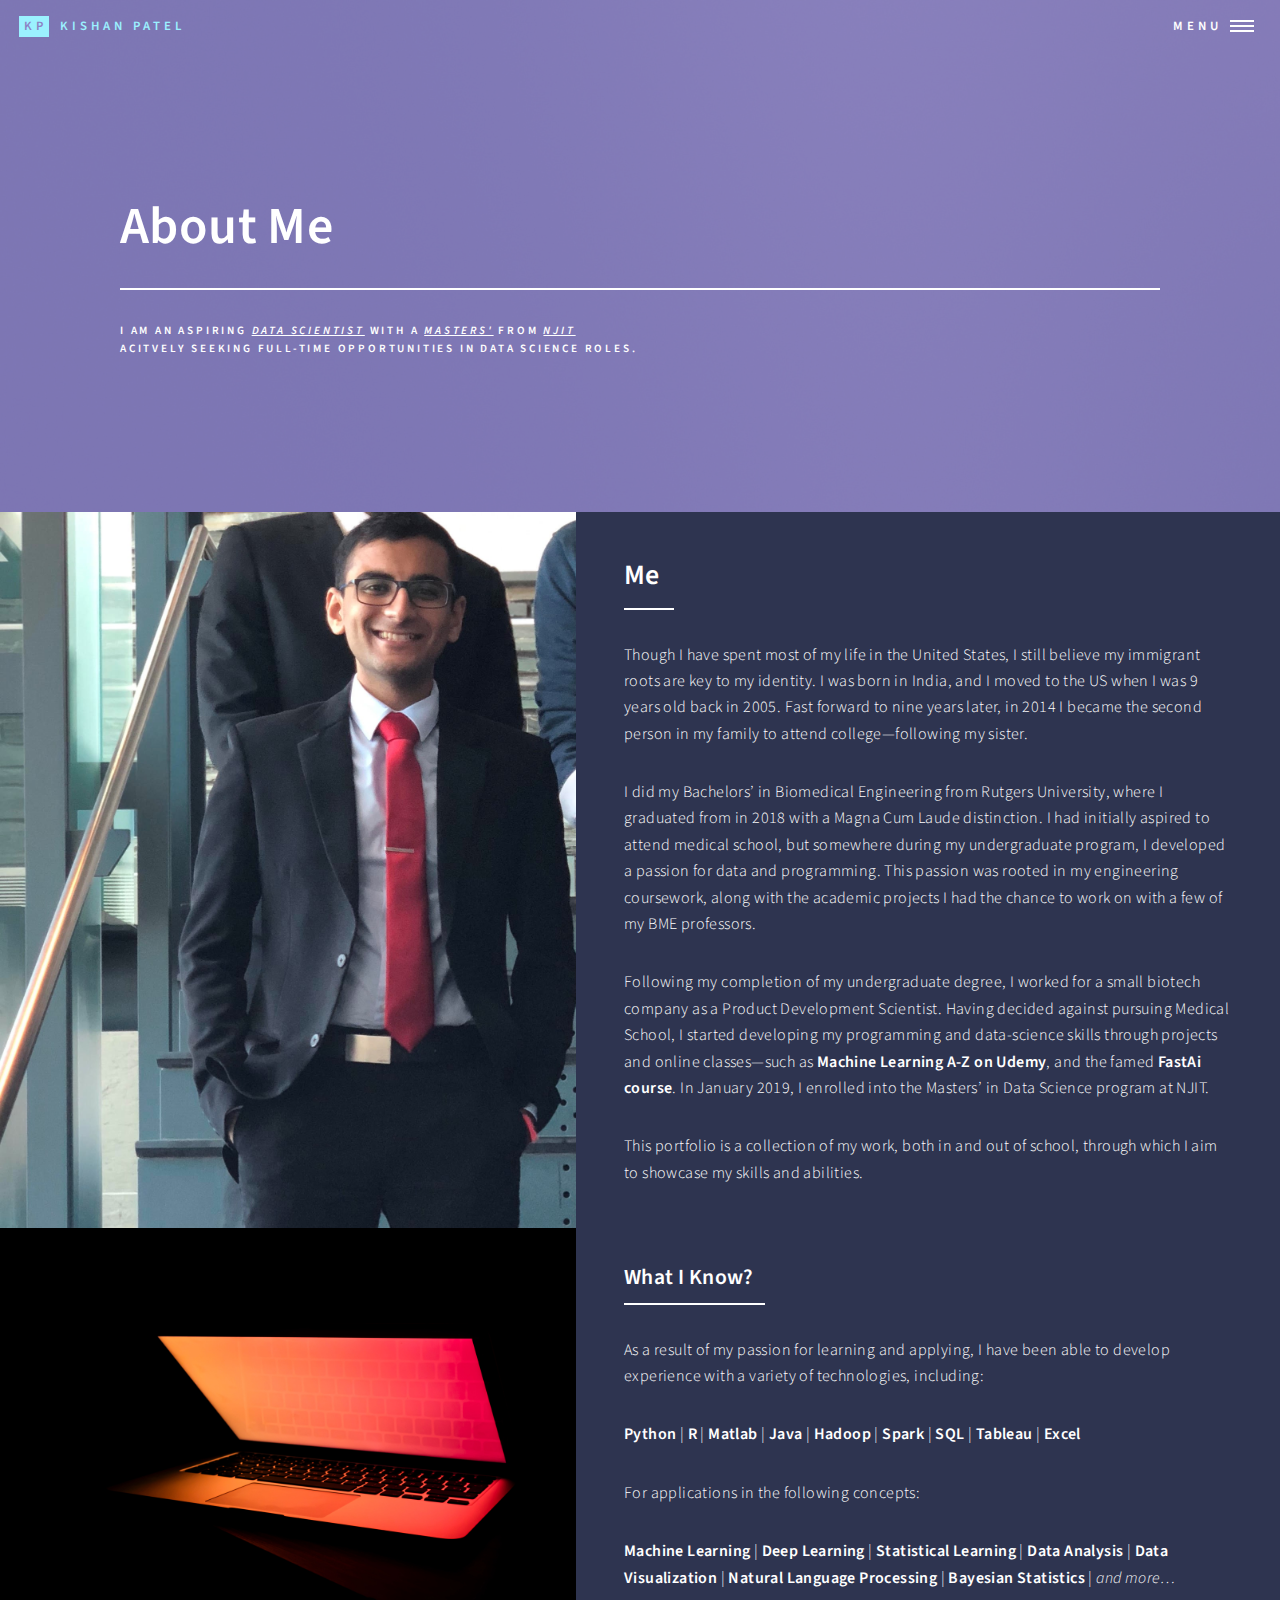
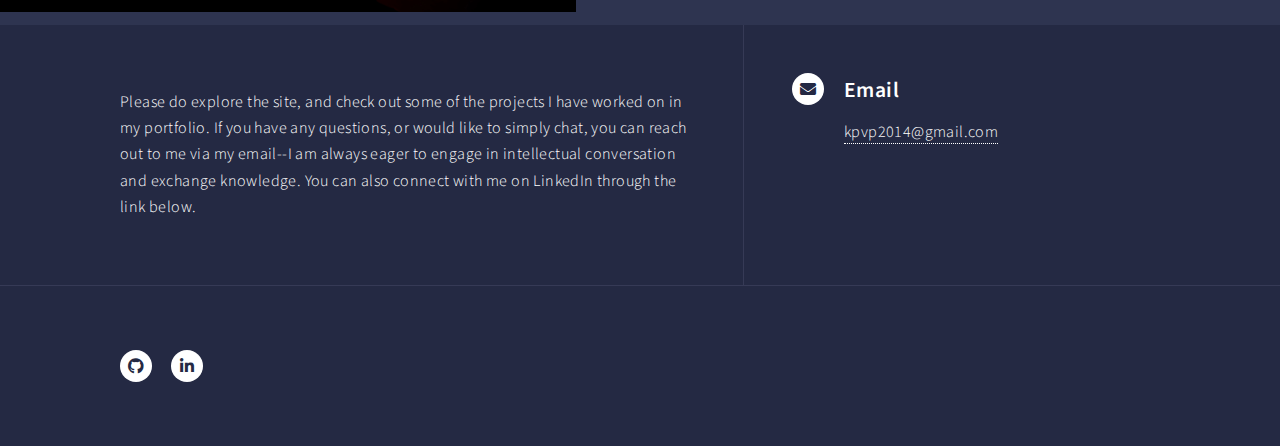
<file: landing.html>
<!DOCTYPE HTML>
<!--
	Forty by HTML5 UP
	html5up.net | @ajlkn
	Free for personal and commercial use under the CCA 3.0 license (html5up.net/license)
-->
<html>
	<head>
		<title>About Me - Kishan Patel</title>
		<meta charset="utf-8" />
		<meta name="viewport" content="width=device-width, initial-scale=1, user-scalable=no" />
		<link rel="stylesheet" href="assets/css/main.css" />
		<noscript><link rel="stylesheet" href="assets/css/noscript.css" /></noscript>
	</head>
	<body class="is-preload">

		<!-- Wrapper -->
			<div id="wrapper">

				<!-- Header -->
				<!-- Note: The "styleN" class below should match that of the banner element. -->
					<header id="header" class="alt style2">
						<a href="index.html" class="logo"><strong>KP</strong> <span>Kishan Patel</span></a>
						<nav>
							<a href="#menu">Menu</a>
						</nav>
					</header>

				<!-- Menu -->
					<nav id="menu">
						<ul class="links">
							<li><a href="index.html">Home</a></li>
							<li><a href="landing.html">About Me</a></li>
							<li><a href="landing.html">Blog</a></li>
						</ul>
					</nav>

				<!-- Banner -->
				<!-- Note: The "styleN" class below should match that of the header element. -->
					<section id="banner" class="style2">
						<div class="inner">
							<span class="image">
								<img src="images/pic07.jpg" alt="" />
							</span>
							<header class="major">
								<h1>About Me</h1>
							</header>
							<div class="content">
								<p>I am an aspiring <u><i>Data Scientist</i></u> with a <u><i>Masters'</i></u> from <u><i>NJIT</i></u><br />
								Acitvely seeking full-time opportunities in Data Science roles.</p>
							</div>
						</div>
					</section>

				<!-- Main -->
					<div id="main">

						<!-- One -->
							<section id="one" class="spotlights">
								<section>
									<a class="image">
										<img src="images/profile.jpg" alt="" data-position="center center" />
									</a>
									<div class="content">
										<div class="inner">
											<header class="major">
												<h2>Me</h2>
											</header>
											<p>Though I have spent most of my life in the United States, I still believe my immigrant roots are key to my identity. I was born in India, and I moved to the US when I was 9 years old back in 2005. Fast forward to nine years later, in 2014 I became the second person in my family to attend college—following my sister.</p>
											<p>I did my Bachelors’ in Biomedical Engineering from Rutgers University, where I graduated from in 2018 with a Magna Cum Laude distinction. I had initially aspired to attend medical school, but somewhere during my undergraduate program, I developed a passion for data and programming. This passion was rooted in my engineering coursework, along with the academic projects I had the chance to work on with a few of my BME professors. </p>
											<p>Following my completion of my undergraduate degree, I worked for a small biotech company as a Product Development Scientist. Having decided against pursuing Medical School, I started developing my programming and data-science skills through projects and online classes&mdash;such as <strong>Machine Learning A-Z on Udemy</strong>, and the famed <strong>FastAi course</strong>. In January 2019, I enrolled into the Masters&rsquo; in Data Science program at NJIT.</p>
											<p>This portfolio is a collection of my work, both in and out of school, through which I aim to showcase my skills and abilities.</p>
										</div>
									</div>
								</section>		
							</section>

						<!-- Two -->
							<section id="two" class="spotlights">
								<section>
									<a class="image">
										<img src="images/pic08.jpg" alt="" data-position="center center" />
									</a>
									<div class="content">
										<div class="inner">
											<header class="major">
												<h3>What I Know?</h3>
											</header>
											<p>As a result of my passion for learning and applying, I have been able to develop experience with a variety of technologies, including:</p>
											<p><strong>Python</strong> | <strong>R</strong> | <strong>Matlab</strong> | <strong>Java</strong> | <strong>Hadoop</strong> | <strong>Spark</strong> | <strong>SQL</strong> | <strong>Tableau</strong> | <strong>Excel</strong></p>
											<p>For applications in the following concepts:</p>
											<p><strong>Machine Learning</strong> | <strong>Deep Learning</strong> | <strong>Statistical Learning</strong> | <strong>Data Analysis</strong> | <strong>Data Visualization</strong> | <strong>Natural Language Processing</strong> | <strong>Bayesian Statistics</strong> | <em>and more&hellip;</em></p>
										</div>
									</div>
								</section>
							</section>


					</div>

				<!-- Contact -->
					<section id="contact">
						<div class="inner">
							<section>
								<div class="Message">
									<p>Please do explore the site, and check out some of the projects I have worked on in my portfolio. If you have any questions, or would like to simply chat, you can reach out to me via my email--I am always eager to engage in intellectual conversation and exchange knowledge. You can also connect with me on LinkedIn through the link below. </p>
								</div>
							</section>
							<section class="split">
								<section>
									<div class="contact-method">
										<span class="icon solid alt fa-envelope"></span>
										<h3>Email</h3>
										<a href="#">kpvp2014@gmail.com</a>
									</div>
								</section>
							</section>
						</div>
					</section>

				<!-- Footer -->
					<footer id="footer">
						<div class="inner">
							<ul class="icons">
								<li><a href="https://github.com/thekishanpatel" class="icon brands alt fa-github"><span class="label">GitHub</span></a></li>
								<li><a href="https://www.linkedin.com/in/thekishanpatel/" class="icon brands alt fa-linkedin-in"><span class="label">LinkedIn</span></a></li>
							</ul>
						</div>
					</footer>

			</div>

		<!-- Scripts -->
			<script src="assets/js/jquery.min.js"></script>
			<script src="assets/js/jquery.scrolly.min.js"></script>
			<script src="assets/js/jquery.scrollex.min.js"></script>
			<script src="assets/js/browser.min.js"></script>
			<script src="assets/js/breakpoints.min.js"></script>
			<script src="assets/js/util.js"></script>
			<script src="assets/js/main.js"></script>

	</body>
</html>
</file>
<file: assets/css/noscript.css>
/*
	Forty by HTML5 UP
	html5up.net | @ajlkn
	Free for personal and commercial use under the CCA 3.0 license (html5up.net/license)
*/

/* Banner */

	body.is-preload #banner:after {
		opacity: 0.85;
	}

	body.is-preload #banner > .inner {
		-moz-filter: none;
		-webkit-filter: none;
		-ms-filter: none;
		filter: none;
		-moz-transform: none;
		-webkit-transform: none;
		-ms-transform: none;
		transform: none;
		opacity: 1;
	}
</file>
<file: chennai_main/Theme.css>
html, body {
  color: #eee;
  background: #31324e;
  font-family: -apple-system, BlinkMacSystemFont,"Segoe UI", Helvetica, Helvetica, Arial, sans-serif,"Apple Color Emoji","Segoe UI Emoji","Segoe UI Symbol";
  font-size: 17px;
  height: 100%;
  line-height: 1.6;
  padding: 5px 15px 5px 25px !important;
  margin: 0;
  scrollbar-track-color: #535353;
  scrollbar-arrow-color: silver;
  scrollbar-face-color: #555;
  -ms-overflow-style: -ms-autohiding-scrollbar !important;
}
.parent-div{
  margin: 20px;
  display: flex;
  justify-content: center;
  align-items: center;
}

b, strong {
  font-weight: 600;
}

a {
  font-weight: 600;
  color: #e6eaee;
  text-decoration: none;
}

  a:hover {
    text-decoration: underline;
  }

p {
  margin: 0.5rem 0 1em 0;
}


code {
  font-family: menlo,consolas,monospace;
  color: #eee;
  background: #555;
  padding: 2px 5px;
  font-weight: bold;
  border-radius: 2px;
}

pre {
  font-family: menlo,consolas,monospace;
  font-weight: normal;
  font-size: 1em;
  margin: 7px 10px;
  padding: 0;
  border: 1px solid silver;
  border-radius: 5px;
  overflow-x: auto;
  max-width: 98%;
  white-space: pre;
  word-break: normal;
  word-wrap: normal;
  background: #1E1E1E;
  color: #DCDCDC;
}

  pre > code {
    white-space: pre;
    padding: 0.8em !important;
    display: block;
    background: transparent;
    font-weight: normal;
  }

table {
  width: 100%;
  overflow: auto;
  border-spacing: 0;
  border-collapse: collapse;
  margin: 15px 0;
  border-color: gray;
}

td, th {
  border: 1px solid #555;
  padding: 6px 13px;
  display: table-cell;
  vertical-align: top;
}

th {
  font-weight: bold;
  background: #252525;
  border: none;
}

tbody > tr:nth-child(even) {
  background: #444;
}


h1, h2, h3, h4, h5, h6, .byline, .content-title {
  color: #ababab;
  font-weight: 600;
  margin-top: 1.2em;
  margin-bottom: 0.5em;
}

h1 {
  font-size: 1.9em;
  padding-bottom: 15px;
  border-bottom: 1px solid #999;
  color: #eee;
}

h2 {
  font-size: 1.55em
}

h3 {
  font-size: 1.35em
}

h4 {
  font-size: 1.2em
}

h5 {
  font-size: 1.1em;
}

h6 {
  font-size: 1.03em;
}

pre {
  font-family: menlo,consolas,monospace;
  font-weight: normal;
  font-size: 0.875em;
  margin: 7px 0;
  padding: 0;
  border: 1px solid silver;
  border-radius: 5px;
  overflow-x: auto;
  max-width: 98%;
}

img {
  max-width: 100%;
}


blockquote {
  background: #606060 !important;
  color: #fcfcfc !important;
  font-size: 1.05em;
  padding: 15px 20px;
  margin: 1.2em;
  border-left: 8px #ddd solid;
  border-radius: 4px 0 0 4px;
}

  blockquote *:first-child {
    margin-top: 0;
    margin-bottom: 0;
  }

  blockquote *:last-child {
    margin-bottom: 0;
  }

ul > li > ul > li > ul > li {
  list-style: disc;
}

ul > li > ul > li {
  list-style: square;
}

.task-list-item {
  list-style: none;
  margin-left: -2em;
}

dt {
  font-size: 1.08em;
  font-weight: bold;
  text-decoration: underline;
  padding-top: 0.5em;
}

dd {
  margin: 0;
  padding: 0 0 0.2em 1em;
}

hr {
  margin: 12px 0;
}

.figure .caption, figure figcaption {
  font-size: 0.8em;
  font-style: italic;
  margin-top: 0;
}
/* hidden display, but still part of document flow */
.hidden {
  display: none;
}

.hidden-nowidth {
  width: 0;
}

.visually-hidden {
  border: 0;
  clip: rect(0 0 0 0);
  height: 1px;
  margin: -1px;
  overflow: hidden;
  padding: 0;
  position: absolute;
  width: 1px;
}

.line-highlight {
  background: #444 !important;
}

p.line-highlight, h1.line-highlight, h2.line-highlight, h3.line-highlight, h4.line-highlight {
  border-radius: 4px;
  margin-left: -10px;
  margin-right: -10px;
  padding-left: 10px;
  padding-right: 10px;
}


/* DocFx Styles*/
.CAUTION, .IMPORTANT, .INFO, .TIP, .NOTE, .WARNING {
  padding: 0.1px 20px;
  margin: 15px 0;
  border-radius: 4px;
}

.CAUTION > h5, .IMPORTANT > h5, .INFO > h5, .TIP > h5, .NOTE > h5, .WARNING > h5 {
  color: inherit;
}

.CAUTION, .IMPORTANT {
  color: #a94442;
  background-color: #f2dede;
  border-color: #ebccd1;
}

.WARNING {
  color: #8a6d3b;
  background-color: #fcf8e3;
  border-color: #faebcc;
}

.INFO, .TIP, .NOTE {
  color: #31708f;
  background-color: #d9edf7;
  border-color: #bce8f1;
}

.NOTE h5:before, .TIP h5:before {
  content: "\f05a";
  font-family: FontAwesome;
  padding-right: 6px;
}

.WARNING h5:before, .CAUTION h5:before {
  content: "\f071";
  font-family: FontAwesome;
  padding-right: 6px;
}

.IMPORTANT h5:before {
  content: "\f06a";
  font-family: FontAwesome;
  padding-right: 6px;
}

xref {
  display: block;
}




@media(min-width: 1080px) {
  html, body {
    font-size: 1.1em;
  }
}

@media print {
  pre {
    white-space: pre-wrap;
    word-break: normal;
    word-wrap: normal;
  }

    pre > code {
      white-space: pre-wrap;
      padding: 1em !important;
    }
}
</file>
<file: chennai_main/vs2015.css>
/*
 * Visual Studio 2015 dark style
 * Author: Nicolas LLOBERA <nllobera@gmail.com>
 */

.hljs {
  display: block;
  overflow-x: auto;
  padding: 0.5em;
  background: #1E1E1E;
  color: #DCDCDC;
  font-weight: normal;  
  font-size: 1.15em !important;  
}

.hljs-keyword,
.hljs-literal,
.hljs-symbol,
.hljs-name {
  color: #569CD6;
}
.hljs-link {
  color: #569CD6;
  text-decoration: underline;
}

.hljs-built_in,
.hljs-type {
  color: #4EC9B0;
}

.hljs-number,
.hljs-class {
  color: #B8D7A3;
}

.hljs-string,
.hljs-meta-string {
  color: #D69D85;
}

.hljs-regexp,
.hljs-template-tag {
  color: #9A5334;
}

.hljs-subst,
.hljs-function,
.hljs-title,
.hljs-params,
.hljs-formula {
  color: #DCDCDC;
}

.hljs-comment,
.hljs-quote {
  color: #57A64A;
  font-style: italic;
}

.hljs-doctag {
  color: #608B4E;
}

.hljs-meta,
.hljs-meta-keyword,
.hljs-tag {
  color: #9B9B9B;
}

.hljs-variable,
.hljs-template-variable {
  color: #BD63C5;
}

.hljs-attr,
.hljs-attribute,
.hljs-builtin-name {
  color: #9CDCFE;
}

.hljs-section {
  color: gold;
}

.hljs-emphasis {
  font-style: italic;
}

.hljs-strong {
  font-weight: bold;
}

/*.hljs-code {
  font-family:'Monospace';
}*/

.hljs-bullet,
.hljs-selector-tag,
.hljs-selector-id,
.hljs-selector-class,
.hljs-selector-attr,
.hljs-selector-pseudo {
  color: #D7BA7D;
}

.hljs-addition {
  background-color: #144212;
  display: inline-block;
  width: 100%;
}

.hljs-deletion {
  background-color: #600;
  display: inline-block;
  width: 100%;
}
</file>
<file: assets/css/main.css>
@import url(fontawesome-all.min.css);
@import url("https://fonts.googleapis.com/css?family=Source+Sans+Pro:300,300italic,600,600italic");

/*
	Forty by HTML5 UP
	html5up.net | @ajlkn
	Free for personal and commercial use under the CCA 3.0 license (html5up.net/license)
*/

html, body, div, span, applet, object,
iframe, h1, h2, h3, h4, h5, h6, p, blockquote,
pre, a, abbr, acronym, address, big, cite,
code, del, dfn, em, img, ins, kbd, q, s, samp,
small, strike, strong, sub, sup, tt, var, b,
u, i, center, dl, dt, dd, ol, ul, li, fieldset,
form, label, legend, table, caption, tbody,
tfoot, thead, tr, th, td, article, aside,
canvas, details, embed, figure, figcaption,
footer, header, hgroup, menu, nav, output, ruby,
section, summary, time, mark, audio, video {
	margin: 0;
	padding: 0;
	border: 0;
	font-size: 100%;
	font: inherit;
	vertical-align: baseline;}

article, aside, details, figcaption, figure,
footer, header, hgroup, menu, nav, section {
	display: block;}

body {
	line-height: 1;
}

ol, ul {
	list-style: none;
}

blockquote, q {
	quotes: none;
}

	blockquote:before, blockquote:after, q:before, q:after {
		content: '';
		content: none;
	}

table {
	border-collapse: collapse;
	border-spacing: 0;
}

body {
	-webkit-text-size-adjust: none;
}

mark {
	background-color: transparent;
	color: inherit;
}

input::-moz-focus-inner {
	border: 0;
	padding: 0;
}

input, select, textarea {
	-moz-appearance: none;
	-webkit-appearance: none;
	-ms-appearance: none;
	appearance: none;
}

/* Basic */

	@-ms-viewport {
		width: device-width;
	}

	body {
		-ms-overflow-style: scrollbar;
	}

	@media screen and (max-width: 480px) {

		html, body {
			min-width: 320px;
		}

	}

	html {
		box-sizing: border-box;
	}

	*, *:before, *:after {
		box-sizing: inherit;
	}

	body {
		background: #242943;
	}

		body.is-preload *, body.is-preload *:before, body.is-preload *:after {
			-moz-animation: none !important;
			-webkit-animation: none !important;
			-ms-animation: none !important;
			animation: none !important;
			-moz-transition: none !important;
			-webkit-transition: none !important;
			-ms-transition: none !important;
			transition: none !important;
		}

/* Type */

	body, input, select, textarea {
		color: #ffffff;
		font-family: "Source Sans Pro", Helvetica, sans-serif;
		font-size: 17pt;
		font-weight: 300;
		letter-spacing: 0.025em;
		line-height: 1.65;
	}

		@media screen and (max-width: 1680px) {

			body, input, select, textarea {
				font-size: 14pt;
			}

		}

		@media screen and (max-width: 1280px) {

			body, input, select, textarea {
				font-size: 12pt;
			}

		}

		@media screen and (max-width: 360px) {

			body, input, select, textarea {
				font-size: 11pt;
			}

		}

	a {
		-moz-transition: color 0.2s ease-in-out, border-bottom-color 0.2s ease-in-out;
		-webkit-transition: color 0.2s ease-in-out, border-bottom-color 0.2s ease-in-out;
		-ms-transition: color 0.2s ease-in-out, border-bottom-color 0.2s ease-in-out;
		transition: color 0.2s ease-in-out, border-bottom-color 0.2s ease-in-out;
		border-bottom: dotted 1px;
		color: inherit;
		text-decoration: none;
	}

		a:hover {
			border-bottom-color: transparent;
			color: #9bf1ff !important;
		}

		a:active {
			color: #53e3fb !important;
		}

	strong, b {
		color: #ffffff;
		font-weight: 600;
	}

	em, i {
		font-style: italic;
	}

	p {
		margin: 0 0 2em 0;
	}

	h1, h2, h3, h4, h5, h6 {
		color: #ffffff;
		font-weight: 600;
		line-height: 1.65;
		margin: 0 0 1em 0;
	}

		h1 a, h2 a, h3 a, h4 a, h5 a, h6 a {
			color: inherit;
			border-bottom: 0;
		}

	h1 {
		font-size: 2.5em;
	}

	h2 {
		font-size: 1.75em;
	}

	h3 {
		font-size: 1.35em;
	}

	h4 {
		font-size: 1.1em;
	}

	h5 {
		font-size: 0.9em;
	}

	h6 {
		font-size: 0.7em;
	}

	@media screen and (max-width: 736px) {

		h1 {
			font-size: 2em;
		}

		h2 {
			font-size: 1.5em;
		}

		h3 {
			font-size: 1.25em;
		}

	}

	sub {
		font-size: 0.8em;
		position: relative;
		top: 0.5em;
	}

	sup {
		font-size: 0.8em;
		position: relative;
		top: -0.5em;
	}

	blockquote {
		border-left: solid 4px rgba(212, 212, 255, 0.1);
		font-style: italic;
		margin: 0 0 2em 0;
		padding: 0.5em 0 0.5em 2em;
	}

	code {
		background: rgba(212, 212, 255, 0.035);
		font-family: "Courier New", monospace;
		font-size: 0.9em;
		margin: 0 0.25em;
		padding: 0.25em 0.65em;
	}

	pre {
		-webkit-overflow-scrolling: touch;
		font-family: "Courier New", monospace;
		font-size: 0.9em;
		margin: 0 0 2em 0;
	}

		pre code {
			display: block;
			line-height: 1.75;
			padding: 1em 1.5em;
			overflow-x: auto;
		}

	hr {
		border: 0;
		border-bottom: solid 1px rgba(212, 212, 255, 0.1);
		margin: 2em 0;
	}

		hr.major {
			margin: 3em 0;
		}

	.align-left {
		text-align: left;
	}

	.align-center {
		text-align: center;
	}

	.align-right {
		text-align: right;
	}

/* Row */

	.row {
		display: flex;
		flex-wrap: wrap;
		box-sizing: border-box;
		align-items: stretch;
	}

		.row > * {
			box-sizing: border-box;
		}

		.row.gtr-uniform > * > :last-child {
			margin-bottom: 0;
		}

		.row.aln-left {
			justify-content: flex-start;
		}

		.row.aln-center {
			justify-content: center;
		}

		.row.aln-right {
			justify-content: flex-end;
		}

		.row.aln-top {
			align-items: flex-start;
		}

		.row.aln-middle {
			align-items: center;
		}

		.row.aln-bottom {
			align-items: flex-end;
		}

		.row > .imp {
			order: -1;
		}

		.row > .col-1 {
			width: 8.33333%;
		}

		.row > .off-1 {
			margin-left: 8.33333%;
		}

		.row > .col-2 {
			width: 16.66667%;
		}

		.row > .off-2 {
			margin-left: 16.66667%;
		}

		.row > .col-3 {
			width: 25%;
		}

		.row > .off-3 {
			margin-left: 25%;
		}

		.row > .col-4 {
			width: 33.33333%;
		}

		.row > .off-4 {
			margin-left: 33.33333%;
		}

		.row > .col-5 {
			width: 41.66667%;
		}

		.row > .off-5 {
			margin-left: 41.66667%;
		}

		.row > .col-6 {
			width: 50%;
		}

		.row > .off-6 {
			margin-left: 50%;
		}

		.row > .col-7 {
			width: 58.33333%;
		}

		.row > .off-7 {
			margin-left: 58.33333%;
		}

		.row > .col-8 {
			width: 66.66667%;
		}

		.row > .off-8 {
			margin-left: 66.66667%;
		}

		.row > .col-9 {
			width: 75%;
		}

		.row > .off-9 {
			margin-left: 75%;
		}

		.row > .col-10 {
			width: 83.33333%;
		}

		.row > .off-10 {
			margin-left: 83.33333%;
		}

		.row > .col-11 {
			width: 91.66667%;
		}

		.row > .off-11 {
			margin-left: 91.66667%;
		}

		.row > .col-12 {
			width: 100%;
		}

		.row > .off-12 {
			margin-left: 100%;
		}

		.row.gtr-0 {
			margin-top: 0;
			margin-left: 0em;
		}

			.row.gtr-0 > * {
				padding: 0 0 0 0em;
			}

			.row.gtr-0.gtr-uniform {
				margin-top: 0em;
			}

				.row.gtr-0.gtr-uniform > * {
					padding-top: 0em;
				}

		.row.gtr-25 {
			margin-top: 0;
			margin-left: -0.5em;
		}

			.row.gtr-25 > * {
				padding: 0 0 0 0.5em;
			}

			.row.gtr-25.gtr-uniform {
				margin-top: -0.5em;
			}

				.row.gtr-25.gtr-uniform > * {
					padding-top: 0.5em;
				}

		.row.gtr-50 {
			margin-top: 0;
			margin-left: -1em;
		}

			.row.gtr-50 > * {
				padding: 0 0 0 1em;
			}

			.row.gtr-50.gtr-uniform {
				margin-top: -1em;
			}

				.row.gtr-50.gtr-uniform > * {
					padding-top: 1em;
				}

		.row {
			margin-top: 0;
			margin-left: -2em;
		}

			.row > * {
				padding: 0 0 0 2em;
			}

			.row.gtr-uniform {
				margin-top: -2em;
			}

				.row.gtr-uniform > * {
					padding-top: 2em;
				}

		.row.gtr-150 {
			margin-top: 0;
			margin-left: -3em;
		}

			.row.gtr-150 > * {
				padding: 0 0 0 3em;
			}

			.row.gtr-150.gtr-uniform {
				margin-top: -3em;
			}

				.row.gtr-150.gtr-uniform > * {
					padding-top: 3em;
				}

		.row.gtr-200 {
			margin-top: 0;
			margin-left: -4em;
		}

			.row.gtr-200 > * {
				padding: 0 0 0 4em;
			}

			.row.gtr-200.gtr-uniform {
				margin-top: -4em;
			}

				.row.gtr-200.gtr-uniform > * {
					padding-top: 4em;
				}

		@media screen and (max-width: 1680px) {

			.row {
				display: flex;
				flex-wrap: wrap;
				box-sizing: border-box;
				align-items: stretch;
			}

				.row > * {
					box-sizing: border-box;
				}

				.row.gtr-uniform > * > :last-child {
					margin-bottom: 0;
				}

				.row.aln-left {
					justify-content: flex-start;
				}

				.row.aln-center {
					justify-content: center;
				}

				.row.aln-right {
					justify-content: flex-end;
				}

				.row.aln-top {
					align-items: flex-start;
				}

				.row.aln-middle {
					align-items: center;
				}

				.row.aln-bottom {
					align-items: flex-end;
				}

				.row > .imp-xlarge {
					order: -1;
				}

				.row > .col-1-xlarge {
					width: 8.33333%;
				}

				.row > .off-1-xlarge {
					margin-left: 8.33333%;
				}

				.row > .col-2-xlarge {
					width: 16.66667%;
				}

				.row > .off-2-xlarge {
					margin-left: 16.66667%;
				}

				.row > .col-3-xlarge {
					width: 25%;
				}

				.row > .off-3-xlarge {
					margin-left: 25%;
				}

				.row > .col-4-xlarge {
					width: 33.33333%;
				}

				.row > .off-4-xlarge {
					margin-left: 33.33333%;
				}

				.row > .col-5-xlarge {
					width: 41.66667%;
				}

				.row > .off-5-xlarge {
					margin-left: 41.66667%;
				}

				.row > .col-6-xlarge {
					width: 50%;
				}

				.row > .off-6-xlarge {
					margin-left: 50%;
				}

				.row > .col-7-xlarge {
					width: 58.33333%;
				}

				.row > .off-7-xlarge {
					margin-left: 58.33333%;
				}

				.row > .col-8-xlarge {
					width: 66.66667%;
				}

				.row > .off-8-xlarge {
					margin-left: 66.66667%;
				}

				.row > .col-9-xlarge {
					width: 75%;
				}

				.row > .off-9-xlarge {
					margin-left: 75%;
				}

				.row > .col-10-xlarge {
					width: 83.33333%;
				}

				.row > .off-10-xlarge {
					margin-left: 83.33333%;
				}

				.row > .col-11-xlarge {
					width: 91.66667%;
				}

				.row > .off-11-xlarge {
					margin-left: 91.66667%;
				}

				.row > .col-12-xlarge {
					width: 100%;
				}

				.row > .off-12-xlarge {
					margin-left: 100%;
				}

				.row.gtr-0 {
					margin-top: 0;
					margin-left: 0em;
				}

					.row.gtr-0 > * {
						padding: 0 0 0 0em;
					}

					.row.gtr-0.gtr-uniform {
						margin-top: 0em;
					}

						.row.gtr-0.gtr-uniform > * {
							padding-top: 0em;
						}

				.row.gtr-25 {
					margin-top: 0;
					margin-left: -0.5em;
				}

					.row.gtr-25 > * {
						padding: 0 0 0 0.5em;
					}

					.row.gtr-25.gtr-uniform {
						margin-top: -0.5em;
					}

						.row.gtr-25.gtr-uniform > * {
							padding-top: 0.5em;
						}

				.row.gtr-50 {
					margin-top: 0;
					margin-left: -1em;
				}

					.row.gtr-50 > * {
						padding: 0 0 0 1em;
					}

					.row.gtr-50.gtr-uniform {
						margin-top: -1em;
					}

						.row.gtr-50.gtr-uniform > * {
							padding-top: 1em;
						}

				.row {
					margin-top: 0;
					margin-left: -2em;
				}

					.row > * {
						padding: 0 0 0 2em;
					}

					.row.gtr-uniform {
						margin-top: -2em;
					}

						.row.gtr-uniform > * {
							padding-top: 2em;
						}

				.row.gtr-150 {
					margin-top: 0;
					margin-left: -3em;
				}

					.row.gtr-150 > * {
						padding: 0 0 0 3em;
					}

					.row.gtr-150.gtr-uniform {
						margin-top: -3em;
					}

						.row.gtr-150.gtr-uniform > * {
							padding-top: 3em;
						}

				.row.gtr-200 {
					margin-top: 0;
					margin-left: -4em;
				}

					.row.gtr-200 > * {
						padding: 0 0 0 4em;
					}

					.row.gtr-200.gtr-uniform {
						margin-top: -4em;
					}

						.row.gtr-200.gtr-uniform > * {
							padding-top: 4em;
						}

		}

		@media screen and (max-width: 1280px) {

			.row {
				display: flex;
				flex-wrap: wrap;
				box-sizing: border-box;
				align-items: stretch;
			}

				.row > * {
					box-sizing: border-box;
				}

				.row.gtr-uniform > * > :last-child {
					margin-bottom: 0;
				}

				.row.aln-left {
					justify-content: flex-start;
				}

				.row.aln-center {
					justify-content: center;
				}

				.row.aln-right {
					justify-content: flex-end;
				}

				.row.aln-top {
					align-items: flex-start;
				}

				.row.aln-middle {
					align-items: center;
				}

				.row.aln-bottom {
					align-items: flex-end;
				}

				.row > .imp-large {
					order: -1;
				}

				.row > .col-1-large {
					width: 8.33333%;
				}

				.row > .off-1-large {
					margin-left: 8.33333%;
				}

				.row > .col-2-large {
					width: 16.66667%;
				}

				.row > .off-2-large {
					margin-left: 16.66667%;
				}

				.row > .col-3-large {
					width: 25%;
				}

				.row > .off-3-large {
					margin-left: 25%;
				}

				.row > .col-4-large {
					width: 33.33333%;
				}

				.row > .off-4-large {
					margin-left: 33.33333%;
				}

				.row > .col-5-large {
					width: 41.66667%;
				}

				.row > .off-5-large {
					margin-left: 41.66667%;
				}

				.row > .col-6-large {
					width: 50%;
				}

				.row > .off-6-large {
					margin-left: 50%;
				}

				.row > .col-7-large {
					width: 58.33333%;
				}

				.row > .off-7-large {
					margin-left: 58.33333%;
				}

				.row > .col-8-large {
					width: 66.66667%;
				}

				.row > .off-8-large {
					margin-left: 66.66667%;
				}

				.row > .col-9-large {
					width: 75%;
				}

				.row > .off-9-large {
					margin-left: 75%;
				}

				.row > .col-10-large {
					width: 83.33333%;
				}

				.row > .off-10-large {
					margin-left: 83.33333%;
				}

				.row > .col-11-large {
					width: 91.66667%;
				}

				.row > .off-11-large {
					margin-left: 91.66667%;
				}

				.row > .col-12-large {
					width: 100%;
				}

				.row > .off-12-large {
					margin-left: 100%;
				}

				.row.gtr-0 {
					margin-top: 0;
					margin-left: 0em;
				}

					.row.gtr-0 > * {
						padding: 0 0 0 0em;
					}

					.row.gtr-0.gtr-uniform {
						margin-top: 0em;
					}

						.row.gtr-0.gtr-uniform > * {
							padding-top: 0em;
						}

				.row.gtr-25 {
					margin-top: 0;
					margin-left: -0.375em;
				}

					.row.gtr-25 > * {
						padding: 0 0 0 0.375em;
					}

					.row.gtr-25.gtr-uniform {
						margin-top: -0.375em;
					}

						.row.gtr-25.gtr-uniform > * {
							padding-top: 0.375em;
						}

				.row.gtr-50 {
					margin-top: 0;
					margin-left: -0.75em;
				}

					.row.gtr-50 > * {
						padding: 0 0 0 0.75em;
					}

					.row.gtr-50.gtr-uniform {
						margin-top: -0.75em;
					}

						.row.gtr-50.gtr-uniform > * {
							padding-top: 0.75em;
						}

				.row {
					margin-top: 0;
					margin-left: -1.5em;
				}

					.row > * {
						padding: 0 0 0 1.5em;
					}

					.row.gtr-uniform {
						margin-top: -1.5em;
					}

						.row.gtr-uniform > * {
							padding-top: 1.5em;
						}

				.row.gtr-150 {
					margin-top: 0;
					margin-left: -2.25em;
				}

					.row.gtr-150 > * {
						padding: 0 0 0 2.25em;
					}

					.row.gtr-150.gtr-uniform {
						margin-top: -2.25em;
					}

						.row.gtr-150.gtr-uniform > * {
							padding-top: 2.25em;
						}

				.row.gtr-200 {
					margin-top: 0;
					margin-left: -3em;
				}

					.row.gtr-200 > * {
						padding: 0 0 0 3em;
					}

					.row.gtr-200.gtr-uniform {
						margin-top: -3em;
					}

						.row.gtr-200.gtr-uniform > * {
							padding-top: 3em;
						}

		}

		@media screen and (max-width: 980px) {

			.row {
				display: flex;
				flex-wrap: wrap;
				box-sizing: border-box;
				align-items: stretch;
			}

				.row > * {
					box-sizing: border-box;
				}

				.row.gtr-uniform > * > :last-child {
					margin-bottom: 0;
				}

				.row.aln-left {
					justify-content: flex-start;
				}

				.row.aln-center {
					justify-content: center;
				}

				.row.aln-right {
					justify-content: flex-end;
				}

				.row.aln-top {
					align-items: flex-start;
				}

				.row.aln-middle {
					align-items: center;
				}

				.row.aln-bottom {
					align-items: flex-end;
				}

				.row > .imp-medium {
					order: -1;
				}

				.row > .col-1-medium {
					width: 8.33333%;
				}

				.row > .off-1-medium {
					margin-left: 8.33333%;
				}

				.row > .col-2-medium {
					width: 16.66667%;
				}

				.row > .off-2-medium {
					margin-left: 16.66667%;
				}

				.row > .col-3-medium {
					width: 25%;
				}

				.row > .off-3-medium {
					margin-left: 25%;
				}

				.row > .col-4-medium {
					width: 33.33333%;
				}

				.row > .off-4-medium {
					margin-left: 33.33333%;
				}

				.row > .col-5-medium {
					width: 41.66667%;
				}

				.row > .off-5-medium {
					margin-left: 41.66667%;
				}

				.row > .col-6-medium {
					width: 50%;
				}

				.row > .off-6-medium {
					margin-left: 50%;
				}

				.row > .col-7-medium {
					width: 58.33333%;
				}

				.row > .off-7-medium {
					margin-left: 58.33333%;
				}

				.row > .col-8-medium {
					width: 66.66667%;
				}

				.row > .off-8-medium {
					margin-left: 66.66667%;
				}

				.row > .col-9-medium {
					width: 75%;
				}

				.row > .off-9-medium {
					margin-left: 75%;
				}

				.row > .col-10-medium {
					width: 83.33333%;
				}

				.row > .off-10-medium {
					margin-left: 83.33333%;
				}

				.row > .col-11-medium {
					width: 91.66667%;
				}

				.row > .off-11-medium {
					margin-left: 91.66667%;
				}

				.row > .col-12-medium {
					width: 100%;
				}

				.row > .off-12-medium {
					margin-left: 100%;
				}

				.row.gtr-0 {
					margin-top: 0;
					margin-left: 0em;
				}

					.row.gtr-0 > * {
						padding: 0 0 0 0em;
					}

					.row.gtr-0.gtr-uniform {
						margin-top: 0em;
					}

						.row.gtr-0.gtr-uniform > * {
							padding-top: 0em;
						}

				.row.gtr-25 {
					margin-top: 0;
					margin-left: -0.375em;
				}

					.row.gtr-25 > * {
						padding: 0 0 0 0.375em;
					}

					.row.gtr-25.gtr-uniform {
						margin-top: -0.375em;
					}

						.row.gtr-25.gtr-uniform > * {
							padding-top: 0.375em;
						}

				.row.gtr-50 {
					margin-top: 0;
					margin-left: -0.75em;
				}

					.row.gtr-50 > * {
						padding: 0 0 0 0.75em;
					}

					.row.gtr-50.gtr-uniform {
						margin-top: -0.75em;
					}

						.row.gtr-50.gtr-uniform > * {
							padding-top: 0.75em;
						}

				.row {
					margin-top: 0;
					margin-left: -1.5em;
				}

					.row > * {
						padding: 0 0 0 1.5em;
					}

					.row.gtr-uniform {
						margin-top: -1.5em;
					}

						.row.gtr-uniform > * {
							padding-top: 1.5em;
						}

				.row.gtr-150 {
					margin-top: 0;
					margin-left: -2.25em;
				}

					.row.gtr-150 > * {
						padding: 0 0 0 2.25em;
					}

					.row.gtr-150.gtr-uniform {
						margin-top: -2.25em;
					}

						.row.gtr-150.gtr-uniform > * {
							padding-top: 2.25em;
						}

				.row.gtr-200 {
					margin-top: 0;
					margin-left: -3em;
				}

					.row.gtr-200 > * {
						padding: 0 0 0 3em;
					}

					.row.gtr-200.gtr-uniform {
						margin-top: -3em;
					}

						.row.gtr-200.gtr-uniform > * {
							padding-top: 3em;
						}

		}

		@media screen and (max-width: 736px) {

			.row {
				display: flex;
				flex-wrap: wrap;
				box-sizing: border-box;
				align-items: stretch;
			}

				.row > * {
					box-sizing: border-box;
				}

				.row.gtr-uniform > * > :last-child {
					margin-bottom: 0;
				}

				.row.aln-left {
					justify-content: flex-start;
				}

				.row.aln-center {
					justify-content: center;
				}

				.row.aln-right {
					justify-content: flex-end;
				}

				.row.aln-top {
					align-items: flex-start;
				}

				.row.aln-middle {
					align-items: center;
				}

				.row.aln-bottom {
					align-items: flex-end;
				}

				.row > .imp-small {
					order: -1;
				}

				.row > .col-1-small {
					width: 8.33333%;
				}

				.row > .off-1-small {
					margin-left: 8.33333%;
				}

				.row > .col-2-small {
					width: 16.66667%;
				}

				.row > .off-2-small {
					margin-left: 16.66667%;
				}

				.row > .col-3-small {
					width: 25%;
				}

				.row > .off-3-small {
					margin-left: 25%;
				}

				.row > .col-4-small {
					width: 33.33333%;
				}

				.row > .off-4-small {
					margin-left: 33.33333%;
				}

				.row > .col-5-small {
					width: 41.66667%;
				}

				.row > .off-5-small {
					margin-left: 41.66667%;
				}

				.row > .col-6-small {
					width: 50%;
				}

				.row > .off-6-small {
					margin-left: 50%;
				}

				.row > .col-7-small {
					width: 58.33333%;
				}

				.row > .off-7-small {
					margin-left: 58.33333%;
				}

				.row > .col-8-small {
					width: 66.66667%;
				}

				.row > .off-8-small {
					margin-left: 66.66667%;
				}

				.row > .col-9-small {
					width: 75%;
				}

				.row > .off-9-small {
					margin-left: 75%;
				}

				.row > .col-10-small {
					width: 83.33333%;
				}

				.row > .off-10-small {
					margin-left: 83.33333%;
				}

				.row > .col-11-small {
					width: 91.66667%;
				}

				.row > .off-11-small {
					margin-left: 91.66667%;
				}

				.row > .col-12-small {
					width: 100%;
				}

				.row > .off-12-small {
					margin-left: 100%;
				}

				.row.gtr-0 {
					margin-top: 0;
					margin-left: 0em;
				}

					.row.gtr-0 > * {
						padding: 0 0 0 0em;
					}

					.row.gtr-0.gtr-uniform {
						margin-top: 0em;
					}

						.row.gtr-0.gtr-uniform > * {
							padding-top: 0em;
						}

				.row.gtr-25 {
					margin-top: 0;
					margin-left: -0.3125em;
				}

					.row.gtr-25 > * {
						padding: 0 0 0 0.3125em;
					}

					.row.gtr-25.gtr-uniform {
						margin-top: -0.3125em;
					}

						.row.gtr-25.gtr-uniform > * {
							padding-top: 0.3125em;
						}

				.row.gtr-50 {
					margin-top: 0;
					margin-left: -0.625em;
				}

					.row.gtr-50 > * {
						padding: 0 0 0 0.625em;
					}

					.row.gtr-50.gtr-uniform {
						margin-top: -0.625em;
					}

						.row.gtr-50.gtr-uniform > * {
							padding-top: 0.625em;
						}

				.row {
					margin-top: 0;
					margin-left: -1.25em;
				}

					.row > * {
						padding: 0 0 0 1.25em;
					}

					.row.gtr-uniform {
						margin-top: -1.25em;
					}

						.row.gtr-uniform > * {
							padding-top: 1.25em;
						}

				.row.gtr-150 {
					margin-top: 0;
					margin-left: -1.875em;
				}

					.row.gtr-150 > * {
						padding: 0 0 0 1.875em;
					}

					.row.gtr-150.gtr-uniform {
						margin-top: -1.875em;
					}

						.row.gtr-150.gtr-uniform > * {
							padding-top: 1.875em;
						}

				.row.gtr-200 {
					margin-top: 0;
					margin-left: -2.5em;
				}

					.row.gtr-200 > * {
						padding: 0 0 0 2.5em;
					}

					.row.gtr-200.gtr-uniform {
						margin-top: -2.5em;
					}

						.row.gtr-200.gtr-uniform > * {
							padding-top: 2.5em;
						}

		}

		@media screen and (max-width: 480px) {

			.row {
				display: flex;
				flex-wrap: wrap;
				box-sizing: border-box;
				align-items: stretch;
			}

				.row > * {
					box-sizing: border-box;
				}

				.row.gtr-uniform > * > :last-child {
					margin-bottom: 0;
				}

				.row.aln-left {
					justify-content: flex-start;
				}

				.row.aln-center {
					justify-content: center;
				}

				.row.aln-right {
					justify-content: flex-end;
				}

				.row.aln-top {
					align-items: flex-start;
				}

				.row.aln-middle {
					align-items: center;
				}

				.row.aln-bottom {
					align-items: flex-end;
				}

				.row > .imp-xsmall {
					order: -1;
				}

				.row > .col-1-xsmall {
					width: 8.33333%;
				}

				.row > .off-1-xsmall {
					margin-left: 8.33333%;
				}

				.row > .col-2-xsmall {
					width: 16.66667%;
				}

				.row > .off-2-xsmall {
					margin-left: 16.66667%;
				}

				.row > .col-3-xsmall {
					width: 25%;
				}

				.row > .off-3-xsmall {
					margin-left: 25%;
				}

				.row > .col-4-xsmall {
					width: 33.33333%;
				}

				.row > .off-4-xsmall {
					margin-left: 33.33333%;
				}

				.row > .col-5-xsmall {
					width: 41.66667%;
				}

				.row > .off-5-xsmall {
					margin-left: 41.66667%;
				}

				.row > .col-6-xsmall {
					width: 50%;
				}

				.row > .off-6-xsmall {
					margin-left: 50%;
				}

				.row > .col-7-xsmall {
					width: 58.33333%;
				}

				.row > .off-7-xsmall {
					margin-left: 58.33333%;
				}

				.row > .col-8-xsmall {
					width: 66.66667%;
				}

				.row > .off-8-xsmall {
					margin-left: 66.66667%;
				}

				.row > .col-9-xsmall {
					width: 75%;
				}

				.row > .off-9-xsmall {
					margin-left: 75%;
				}

				.row > .col-10-xsmall {
					width: 83.33333%;
				}

				.row > .off-10-xsmall {
					margin-left: 83.33333%;
				}

				.row > .col-11-xsmall {
					width: 91.66667%;
				}

				.row > .off-11-xsmall {
					margin-left: 91.66667%;
				}

				.row > .col-12-xsmall {
					width: 100%;
				}

				.row > .off-12-xsmall {
					margin-left: 100%;
				}

				.row.gtr-0 {
					margin-top: 0;
					margin-left: 0em;
				}

					.row.gtr-0 > * {
						padding: 0 0 0 0em;
					}

					.row.gtr-0.gtr-uniform {
						margin-top: 0em;
					}

						.row.gtr-0.gtr-uniform > * {
							padding-top: 0em;
						}

				.row.gtr-25 {
					margin-top: 0;
					margin-left: -0.3125em;
				}

					.row.gtr-25 > * {
						padding: 0 0 0 0.3125em;
					}

					.row.gtr-25.gtr-uniform {
						margin-top: -0.3125em;
					}

						.row.gtr-25.gtr-uniform > * {
							padding-top: 0.3125em;
						}

				.row.gtr-50 {
					margin-top: 0;
					margin-left: -0.625em;
				}

					.row.gtr-50 > * {
						padding: 0 0 0 0.625em;
					}

					.row.gtr-50.gtr-uniform {
						margin-top: -0.625em;
					}

						.row.gtr-50.gtr-uniform > * {
							padding-top: 0.625em;
						}

				.row {
					margin-top: 0;
					margin-left: -1.25em;
				}

					.row > * {
						padding: 0 0 0 1.25em;
					}

					.row.gtr-uniform {
						margin-top: -1.25em;
					}

						.row.gtr-uniform > * {
							padding-top: 1.25em;
						}

				.row.gtr-150 {
					margin-top: 0;
					margin-left: -1.875em;
				}

					.row.gtr-150 > * {
						padding: 0 0 0 1.875em;
					}

					.row.gtr-150.gtr-uniform {
						margin-top: -1.875em;
					}

						.row.gtr-150.gtr-uniform > * {
							padding-top: 1.875em;
						}

				.row.gtr-200 {
					margin-top: 0;
					margin-left: -2.5em;
				}

					.row.gtr-200 > * {
						padding: 0 0 0 2.5em;
					}

					.row.gtr-200.gtr-uniform {
						margin-top: -2.5em;
					}

						.row.gtr-200.gtr-uniform > * {
							padding-top: 2.5em;
						}

		}

/* Section/Article */

	section.special, article.special {
		text-align: center;
	}

	header.major {
		width: -moz-max-content;
		width: -webkit-max-content;
		width: -ms-max-content;
		width: max-content;
		margin-bottom: 2em;
	}

		header.major > :first-child {
			margin-bottom: 0;
			width: calc(100% + 0.5em);
		}

			header.major > :first-child:after {
				content: '';
				background-color: #ffffff;
				display: block;
				height: 2px;
				margin: 0.325em 0 0.5em 0;
				width: 100%;
			}

		header.major > p {
			font-size: 0.7em;
			font-weight: 600;
			letter-spacing: 0.25em;
			margin-bottom: 0;
			text-transform: uppercase;
		}

		body.is-ie header.major > :first-child:after {
			max-width: 9em;
		}

		body.is-ie header.major > h1:after {
			max-width: 100% !important;
		}

	@media screen and (max-width: 736px) {

		header.major > p br {
			display: none;
		}

	}

/* Form */

	form {
		margin: 0 0 2em 0;
	}

		form > :last-child {
			margin-bottom: 0;
		}

		form > .fields {
			display: -moz-flex;
			display: -webkit-flex;
			display: -ms-flex;
			display: flex;
			-moz-flex-wrap: wrap;
			-webkit-flex-wrap: wrap;
			-ms-flex-wrap: wrap;
			flex-wrap: wrap;
			width: calc(100% + 3em);
			margin: -1.5em 0 2em -1.5em;
		}

			form > .fields > .field {
				-moz-flex-grow: 0;
				-webkit-flex-grow: 0;
				-ms-flex-grow: 0;
				flex-grow: 0;
				-moz-flex-shrink: 0;
				-webkit-flex-shrink: 0;
				-ms-flex-shrink: 0;
				flex-shrink: 0;
				padding: 1.5em 0 0 1.5em;
				width: calc(100% - 1.5em);
			}

				form > .fields > .field.half {
					width: calc(50% - 0.75em);
				}

				form > .fields > .field.third {
					width: calc(100%/3 - 0.5em);
				}

				form > .fields > .field.quarter {
					width: calc(25% - 0.375em);
				}

		@media screen and (max-width: 480px) {

			form > .fields {
				width: calc(100% + 3em);
				margin: -1.5em 0 2em -1.5em;
			}

				form > .fields > .field {
					padding: 1.5em 0 0 1.5em;
					width: calc(100% - 1.5em);
				}

					form > .fields > .field.half {
						width: calc(100% - 1.5em);
					}

					form > .fields > .field.third {
						width: calc(100% - 1.5em);
					}

					form > .fields > .field.quarter {
						width: calc(100% - 1.5em);
					}

		}

	label {
		color: #ffffff;
		display: block;
		font-size: 0.8em;
		font-weight: 600;
		letter-spacing: 0.25em;
		margin: 0 0 1em 0;
		text-transform: uppercase;
	}

	input[type="text"],
	input[type="password"],
	input[type="email"],
	input[type="tel"],
	input[type="search"],
	input[type="url"],
	select,
	textarea {
		-moz-appearance: none;
		-webkit-appearance: none;
		-ms-appearance: none;
		appearance: none;
		background: rgba(212, 212, 255, 0.035);
		border: none;
		border-radius: 0;
		color: inherit;
		display: block;
		outline: 0;
		padding: 0 1em;
		text-decoration: none;
		width: 100%;
	}

		input[type="text"]:invalid,
		input[type="password"]:invalid,
		input[type="email"]:invalid,
		input[type="tel"]:invalid,
		input[type="search"]:invalid,
		input[type="url"]:invalid,
		select:invalid,
		textarea:invalid {
			box-shadow: none;
		}

		input[type="text"]:focus,
		input[type="password"]:focus,
		input[type="email"]:focus,
		input[type="tel"]:focus,
		input[type="search"]:focus,
		input[type="url"]:focus,
		select:focus,
		textarea:focus {
			border-color: #9bf1ff;
			box-shadow: 0 0 0 2px #9bf1ff;
		}

	select {
		background-image: url("data:image/svg+xml;charset=utf8,%3Csvg xmlns='http://www.w3.org/2000/svg' width='40' height='40' preserveAspectRatio='none' viewBox='0 0 40 40'%3E%3Cpath d='M9.4,12.3l10.4,10.4l10.4-10.4c0.2-0.2,0.5-0.4,0.9-0.4c0.3,0,0.6,0.1,0.9,0.4l3.3,3.3c0.2,0.2,0.4,0.5,0.4,0.9 c0,0.4-0.1,0.6-0.4,0.9L20.7,31.9c-0.2,0.2-0.5,0.4-0.9,0.4c-0.3,0-0.6-0.1-0.9-0.4L4.3,17.3c-0.2-0.2-0.4-0.5-0.4-0.9 c0-0.4,0.1-0.6,0.4-0.9l3.3-3.3c0.2-0.2,0.5-0.4,0.9-0.4S9.1,12.1,9.4,12.3z' fill='rgba(212, 212, 255, 0.1)' /%3E%3C/svg%3E");
		background-size: 1.25rem;
		background-repeat: no-repeat;
		background-position: calc(100% - 1rem) center;
		height: 2.75em;
		padding-right: 2.75em;
		text-overflow: ellipsis;
	}

		select option {
			color: #ffffff;
			background: #242943;
		}

		select:focus::-ms-value {
			background-color: transparent;
		}

		select::-ms-expand {
			display: none;
		}

	input[type="text"],
	input[type="password"],
	input[type="email"],
	input[type="tel"],
	input[type="search"],
	input[type="url"],
	select {
		height: 2.75em;
	}

	textarea {
		padding: 0.75em 1em;
	}

	input[type="checkbox"],
	input[type="radio"] {
		-moz-appearance: none;
		-webkit-appearance: none;
		-ms-appearance: none;
		appearance: none;
		display: block;
		float: left;
		margin-right: -2em;
		opacity: 0;
		width: 1em;
		z-index: -1;
	}

		input[type="checkbox"] + label,
		input[type="radio"] + label {
			text-decoration: none;
			color: #ffffff;
			cursor: pointer;
			display: inline-block;
			font-weight: 300;
			padding-left: 2.65em;
			padding-right: 0.75em;
			position: relative;
		}

			input[type="checkbox"] + label:before,
			input[type="radio"] + label:before {
				-moz-osx-font-smoothing: grayscale;
				-webkit-font-smoothing: antialiased;
				display: inline-block;
				font-style: normal;
				font-variant: normal;
				text-rendering: auto;
				line-height: 1;
				text-transform: none !important;
				font-family: 'Font Awesome 5 Free';
				font-weight: 900;
			}

			input[type="checkbox"] + label:before,
			input[type="radio"] + label:before {
				background: rgba(212, 212, 255, 0.035);
				content: '';
				display: inline-block;
				font-size: 0.8em;
				height: 2.0625em;
				left: 0;
				letter-spacing: 0;
				line-height: 2.0625em;
				position: absolute;
				text-align: center;
				top: 0;
				width: 2.0625em;
			}

		input[type="checkbox"]:checked + label:before,
		input[type="radio"]:checked + label:before {
			background: #ffffff;
			border-color: #9bf1ff;
			content: '\f00c';
			color: #242943;
		}

		input[type="checkbox"]:focus + label:before,
		input[type="radio"]:focus + label:before {
			box-shadow: 0 0 0 2px #9bf1ff;
		}

	input[type="radio"] + label:before {
		border-radius: 100%;
	}

	::-webkit-input-placeholder {
		color: rgba(244, 244, 255, 0.2) !important;
		opacity: 1.0;
	}

	:-moz-placeholder {
		color: rgba(244, 244, 255, 0.2) !important;
		opacity: 1.0;
	}

	::-moz-placeholder {
		color: rgba(244, 244, 255, 0.2) !important;
		opacity: 1.0;
	}

	:-ms-input-placeholder {
		color: rgba(244, 244, 255, 0.2) !important;
		opacity: 1.0;
	}

/* Box */

	.box {
		border: solid 1px rgba(212, 212, 255, 0.1);
		margin-bottom: 2em;
		padding: 1.5em;
	}

		.box > :last-child,
		.box > :last-child > :last-child,
		.box > :last-child > :last-child > :last-child {
			margin-bottom: 0;
		}

		.box.alt {
			border: 0;
			border-radius: 0;
			padding: 0;
		}

/* Icon */

	.icon {
		text-decoration: none;
		border-bottom: none;
		position: relative;
	}

		.icon:before {
			-moz-osx-font-smoothing: grayscale;
			-webkit-font-smoothing: antialiased;
			display: inline-block;
			font-style: normal;
			font-variant: normal;
			text-rendering: auto;
			line-height: 1;
			text-transform: none !important;
			font-family: 'Font Awesome 5 Free';
			font-weight: 400;
		}

		.icon > .label {
			display: none;
		}

		.icon:before {
			line-height: inherit;
		}

		.icon.solid:before {
			font-weight: 900;
		}

		.icon.brands:before {
			font-family: 'Font Awesome 5 Brands';
		}

		.icon.alt:before {
			background-color: #ffffff;
			border-radius: 100%;
			color: #242943;
			display: inline-block;
			height: 2em;
			line-height: 2em;
			text-align: center;
			width: 2em;
		}

	a.icon.alt:before {
		-moz-transition: background-color 0.2s ease-in-out;
		-webkit-transition: background-color 0.2s ease-in-out;
		-ms-transition: background-color 0.2s ease-in-out;
		transition: background-color 0.2s ease-in-out;
	}

	a.icon.alt:hover:before {
		background-color: #6fc3df;
	}

	a.icon.alt:active:before {
		background-color: #37a6cb;
	}

/* Image */

	.image {
		border: 0;
		display: inline-block;
		position: relative;
	}

		.image img {
			display: block;
		}

		.image.left, .image.right {
			max-width: 30%;
		}

			.image.left img, .image.right img {
				width: 100%;
			}

		.image.left {
			float: left;
			margin: 0 1.5em 1.25em 0;
			top: 0.25em;
		}

		.image.right {
			float: right;
			margin: 0 0 1.25em 1.5em;
			top: 0.25em;
		}

		.image.fit {
			display: block;
			margin: 0 0 2em 0;
			width: 100%;
		}

			.image.fit img {
				width: 100%;
			}

		.image.main {
			display: block;
			margin: 2.5em 0;
			width: 100%;
		}

			.image.main img {
				width: 100%;
			}

			@media screen and (max-width: 736px) {

				.image.main {
					margin: 1.5em 0;
				}

			}

/* List */

	ol {
		list-style: decimal;
		margin: 0 0 2em 0;
		padding-left: 1.25em;
	}

		ol li {
			padding-left: 0.25em;
		}

	ul {
		list-style: disc;
		margin: 0 0 2em 0;
		padding-left: 1em;
	}

		ul li {
			padding-left: 0.5em;
		}

		ul.alt {
			list-style: none;
			padding-left: 0;
		}

			ul.alt li {
				border-top: solid 1px rgba(212, 212, 255, 0.1);
				padding: 0.5em 0;
			}

				ul.alt li:first-child {
					border-top: 0;
					padding-top: 0;
				}

	dl {
		margin: 0 0 2em 0;
	}

		dl dt {
			display: block;
			font-weight: 600;
			margin: 0 0 1em 0;
		}

		dl dd {
			margin-left: 2em;
		}

/* Actions */

	ul.actions {
		display: -moz-flex;
		display: -webkit-flex;
		display: -ms-flex;
		display: flex;
		cursor: default;
		list-style: none;
		margin-left: -1em;
		padding-left: 0;
	}

		ul.actions li {
			padding: 0 0 0 1em;
			vertical-align: middle;
		}

		ul.actions.special {
			-moz-justify-content: center;
			-webkit-justify-content: center;
			-ms-justify-content: center;
			justify-content: center;
			width: 100%;
			margin-left: 0;
		}

			ul.actions.special li:first-child {
				padding-left: 0;
			}

		ul.actions.stacked {
			-moz-flex-direction: column;
			-webkit-flex-direction: column;
			-ms-flex-direction: column;
			flex-direction: column;
			margin-left: 0;
		}

			ul.actions.stacked li {
				padding: 1.3em 0 0 0;
			}

				ul.actions.stacked li:first-child {
					padding-top: 0;
				}

		ul.actions.fit {
			width: calc(100% + 1em);
		}

			ul.actions.fit li {
				-moz-flex-grow: 1;
				-webkit-flex-grow: 1;
				-ms-flex-grow: 1;
				flex-grow: 1;
				-moz-flex-shrink: 1;
				-webkit-flex-shrink: 1;
				-ms-flex-shrink: 1;
				flex-shrink: 1;
				width: 100%;
			}

				ul.actions.fit li > * {
					width: 100%;
				}

			ul.actions.fit.stacked {
				width: 100%;
			}

/* Icons */

	ul.icons {
		cursor: default;
		list-style: none;
		padding-left: 0;
	}

		ul.icons li {
			display: inline-block;
			padding: 0 1em 0 0;
		}

			ul.icons li:last-child {
				padding-right: 0;
			}

		@media screen and (max-width: 736px) {

			ul.icons li {
				padding: 0 0.75em 0 0;
			}

		}

/* Pagination */

	ul.pagination {
		cursor: default;
		list-style: none;
		padding-left: 0;
	}

		ul.pagination li {
			display: inline-block;
			padding-left: 0;
			vertical-align: middle;
		}

			ul.pagination li > .page {
				-moz-transition: background-color 0.2s ease-in-out, color 0.2s ease-in-out;
				-webkit-transition: background-color 0.2s ease-in-out, color 0.2s ease-in-out;
				-ms-transition: background-color 0.2s ease-in-out, color 0.2s ease-in-out;
				transition: background-color 0.2s ease-in-out, color 0.2s ease-in-out;
				border-bottom: 0;
				display: inline-block;
				font-size: 0.8em;
				font-weight: 600;
				height: 1.5em;
				line-height: 1.5em;
				margin: 0 0.125em;
				min-width: 1.5em;
				padding: 0 0.5em;
				text-align: center;
			}

				ul.pagination li > .page.active {
					background-color: #ffffff;
					color: #242943;
				}

					ul.pagination li > .page.active:hover {
						background-color: #9bf1ff;
						color: #242943 !important;
					}

					ul.pagination li > .page.active:active {
						background-color: #53e3fb;
					}

			ul.pagination li:first-child {
				padding-right: 0.75em;
			}

			ul.pagination li:last-child {
				padding-left: 0.75em;
			}

		@media screen and (max-width: 480px) {

			ul.pagination li:nth-child(n+2):nth-last-child(n+2) {
				display: none;
			}

			ul.pagination li:first-child {
				padding-right: 0;
			}

		}

/* Table */

	.table-wrapper {
		-webkit-overflow-scrolling: touch;
		overflow-x: auto;
	}

	table {
		margin: 0 0 2em 0;
		width: 100%;
	}

		table tbody tr {
			border: solid 1px rgba(212, 212, 255, 0.1);
			border-left: 0;
			border-right: 0;
		}

			table tbody tr:nth-child(2n + 1) {
				background-color: rgba(212, 212, 255, 0.035);
			}

		table td {
			padding: 0.75em 0.75em;
		}

		table th {
			color: #ffffff;
			font-size: 0.9em;
			font-weight: 600;
			padding: 0 0.75em 0.75em 0.75em;
			text-align: left;
		}

		table thead {
			border-bottom: solid 2px rgba(212, 212, 255, 0.1);
		}

		table tfoot {
			border-top: solid 2px rgba(212, 212, 255, 0.1);
		}

		table.alt {
			border-collapse: separate;
		}

			table.alt tbody tr td {
				border: solid 1px rgba(212, 212, 255, 0.1);
				border-left-width: 0;
				border-top-width: 0;
			}

				table.alt tbody tr td:first-child {
					border-left-width: 1px;
				}

			table.alt tbody tr:first-child td {
				border-top-width: 1px;
			}

			table.alt thead {
				border-bottom: 0;
			}

			table.alt tfoot {
				border-top: 0;
			}

/* Button */

	input[type="submit"],
	input[type="reset"],
	input[type="button"],
	button,
	.button {
		-moz-appearance: none;
		-webkit-appearance: none;
		-ms-appearance: none;
		appearance: none;
		-moz-transition: background-color 0.2s ease-in-out, box-shadow 0.2s ease-in-out, color 0.2s ease-in-out;
		-webkit-transition: background-color 0.2s ease-in-out, box-shadow 0.2s ease-in-out, color 0.2s ease-in-out;
		-ms-transition: background-color 0.2s ease-in-out, box-shadow 0.2s ease-in-out, color 0.2s ease-in-out;
		transition: background-color 0.2s ease-in-out, box-shadow 0.2s ease-in-out, color 0.2s ease-in-out;
		background-color: transparent;
		border: 0;
		border-radius: 0;
		box-shadow: inset 0 0 0 2px #ffffff;
		color: #ffffff;
		cursor: pointer;
		display: inline-block;
		font-size: 0.8em;
		font-weight: 600;
		height: 3.5em;
		letter-spacing: 0.25em;
		line-height: 3.5em;
		padding: 0 1.75em;
		text-align: center;
		text-decoration: none;
		text-transform: uppercase;
		white-space: nowrap;
	}

		input[type="submit"]:hover, input[type="submit"]:active,
		input[type="reset"]:hover,
		input[type="reset"]:active,
		input[type="button"]:hover,
		input[type="button"]:active,
		button:hover,
		button:active,
		.button:hover,
		.button:active {
			box-shadow: inset 0 0 0 2px #9bf1ff;
			color: #9bf1ff;
		}

		input[type="submit"]:active,
		input[type="reset"]:active,
		input[type="button"]:active,
		button:active,
		.button:active {
			background-color: rgba(155, 241, 255, 0.1);
			box-shadow: inset 0 0 0 2px #53e3fb;
			color: #53e3fb;
		}

		input[type="submit"].icon:before,
		input[type="reset"].icon:before,
		input[type="button"].icon:before,
		button.icon:before,
		.button.icon:before {
			margin-right: 0.5em;
		}

		input[type="submit"].fit,
		input[type="reset"].fit,
		input[type="button"].fit,
		button.fit,
		.button.fit {
			width: 100%;
		}

		input[type="submit"].small,
		input[type="reset"].small,
		input[type="button"].small,
		button.small,
		.button.small {
			font-size: 0.6em;
		}

		input[type="submit"].large,
		input[type="reset"].large,
		input[type="button"].large,
		button.large,
		.button.large {
			font-size: 1.25em;
			height: 3em;
			line-height: 3em;
		}

		input[type="submit"].next,
		input[type="reset"].next,
		input[type="button"].next,
		button.next,
		.button.next {
			padding-right: 4.5em;
			position: relative;
		}

			input[type="submit"].next:before, input[type="submit"].next:after,
			input[type="reset"].next:before,
			input[type="reset"].next:after,
			input[type="button"].next:before,
			input[type="button"].next:after,
			button.next:before,
			button.next:after,
			.button.next:before,
			.button.next:after {
				-moz-transition: opacity 0.2s ease-in-out;
				-webkit-transition: opacity 0.2s ease-in-out;
				-ms-transition: opacity 0.2s ease-in-out;
				transition: opacity 0.2s ease-in-out;
				background-position: center right;
				background-repeat: no-repeat;
				background-size: 36px 24px;
				content: '';
				display: block;
				height: 100%;
				position: absolute;
				right: 1.5em;
				top: 0;
				vertical-align: middle;
				width: 36px;
			}

			input[type="submit"].next:before,
			input[type="reset"].next:before,
			input[type="button"].next:before,
			button.next:before,
			.button.next:before {
				background-image: url("data:image/svg+xml;charset=utf8,%3Csvg xmlns='http://www.w3.org/2000/svg' xmlns:xlink='http://www.w3.org/1999/xlink' width='36px' height='24px' viewBox='0 0 36 24' zoomAndPan='disable'%3E%3Cstyle%3Eline %7B stroke: %23ffffff%3B stroke-width: 2px%3B %7D%3C/style%3E%3Cline x1='0' y1='12' x2='34' y2='12' /%3E%3Cline x1='25' y1='4' x2='34' y2='12.5' /%3E%3Cline x1='25' y1='20' x2='34' y2='11.5' /%3E%3C/svg%3E");
			}

			input[type="submit"].next:after,
			input[type="reset"].next:after,
			input[type="button"].next:after,
			button.next:after,
			.button.next:after {
				background-image: url("data:image/svg+xml;charset=utf8,%3Csvg xmlns='http://www.w3.org/2000/svg' xmlns:xlink='http://www.w3.org/1999/xlink' width='36px' height='24px' viewBox='0 0 36 24' zoomAndPan='disable'%3E%3Cstyle%3Eline %7B stroke: %239bf1ff%3B stroke-width: 2px%3B %7D%3C/style%3E%3Cline x1='0' y1='12' x2='34' y2='12' /%3E%3Cline x1='25' y1='4' x2='34' y2='12.5' /%3E%3Cline x1='25' y1='20' x2='34' y2='11.5' /%3E%3C/svg%3E");
				opacity: 0;
				z-index: 1;
			}

			input[type="submit"].next:hover:after, input[type="submit"].next:active:after,
			input[type="reset"].next:hover:after,
			input[type="reset"].next:active:after,
			input[type="button"].next:hover:after,
			input[type="button"].next:active:after,
			button.next:hover:after,
			button.next:active:after,
			.button.next:hover:after,
			.button.next:active:after {
				opacity: 1;
			}

			@media screen and (max-width: 1280px) {

				input[type="submit"].next,
				input[type="reset"].next,
				input[type="button"].next,
				button.next,
				.button.next {
					padding-right: 5em;
				}

			}

		input[type="submit"].primary,
		input[type="reset"].primary,
		input[type="button"].primary,
		button.primary,
		.button.primary {
			background-color: #ffffff;
			box-shadow: none;
			color: #242943;
		}

			input[type="submit"].primary:hover, input[type="submit"].primary:active,
			input[type="reset"].primary:hover,
			input[type="reset"].primary:active,
			input[type="button"].primary:hover,
			input[type="button"].primary:active,
			button.primary:hover,
			button.primary:active,
			.button.primary:hover,
			.button.primary:active {
				background-color: #9bf1ff;
				color: #242943 !important;
			}

			input[type="submit"].primary:active,
			input[type="reset"].primary:active,
			input[type="button"].primary:active,
			button.primary:active,
			.button.primary:active {
				background-color: #53e3fb;
			}

		input[type="submit"].disabled, input[type="submit"]:disabled,
		input[type="reset"].disabled,
		input[type="reset"]:disabled,
		input[type="button"].disabled,
		input[type="button"]:disabled,
		button.disabled,
		button:disabled,
		.button.disabled,
		.button:disabled {
			pointer-events: none;
			cursor: default;
			opacity: 0.25;
		}

/* Tiles */

	.tiles {
		display: -moz-flex;
		display: -webkit-flex;
		display: -ms-flex;
		display: flex;
		-moz-flex-wrap: wrap;
		-webkit-flex-wrap: wrap;
		-ms-flex-wrap: wrap;
		flex-wrap: wrap;
		border-top: 0 !important;
	}

		.tiles + * {
			border-top: 0 !important;
		}

		.tiles article {
			-moz-align-items: center;
			-webkit-align-items: center;
			-ms-align-items: center;
			align-items: center;
			display: -moz-flex;
			display: -webkit-flex;
			display: -ms-flex;
			display: flex;
			-moz-transition: -moz-transform 0.25s ease, opacity 0.25s ease, -moz-filter 1s ease, -webkit-filter 1s ease;
			-webkit-transition: -webkit-transform 0.25s ease, opacity 0.25s ease, -webkit-filter 1s ease, -webkit-filter 1s ease;
			-ms-transition: -ms-transform 0.25s ease, opacity 0.25s ease, -ms-filter 1s ease, -webkit-filter 1s ease;
			transition: transform 0.25s ease, opacity 0.25s ease, filter 1s ease, -webkit-filter 1s ease;
			padding: 4em 4em 2em 4em ;
			background-position: center;
			background-repeat: no-repeat;
			background-size: cover;
			cursor: default;
			height: 40vh;
			max-height: 40em;
			min-height: 23em;
			overflow: hidden;
			position: relative;
			width: 40%;
		}

			.tiles article .image {
				display: none;
			}

			.tiles article header {
				position: relative;
				z-index: 3;
			}

			.tiles article h3 {
				font-size: 1.75em;
			}

				.tiles article h3 a:hover {
					color: inherit !important;
				}

			.tiles article .link.primary {
				border: 0;
				height: 100%;
				left: 0;
				position: absolute;
				top: 0;
				width: 100%;
				z-index: 4;
			}

			.tiles article:before {
				-moz-transition: opacity 0.5s ease;
				-webkit-transition: opacity 0.5s ease;
				-ms-transition: opacity 0.5s ease;
				transition: opacity 0.5s ease;
				bottom: 0;
				content: '';
				display: block;
				height: 100%;
				left: 0;
				opacity: 0.85;
				position: absolute;
				width: 100%;
				z-index: 2;
			}

			.tiles article:after {
				background-color: rgba(36, 41, 67, 0.25);
				content: '';
				display: block;
				height: 100%;
				left: 0;
				position: absolute;
				top: 0;
				width: 100%;
				z-index: 1;
			}

			.tiles article:hover:before {
				opacity: 0;
			}

			.tiles article.is-transitioning {
				-moz-transform: scale(0.95);
				-webkit-transform: scale(0.95);
				-ms-transform: scale(0.95);
				transform: scale(0.95);
				-moz-filter: blur(0.5em);
				-webkit-filter: blur(0.5em);
				-ms-filter: blur(0.5em);
				filter: blur(0.5em);
				opacity: 0;
			}

			.tiles article:nth-child(4n - 1), .tiles article:nth-child(4n - 2) {
				width: 60%;
			}

			.tiles article:nth-child(6n - 5):before {
				background-color: #6fc3df;
			}

			.tiles article:nth-child(6n - 4):before {
				background-color: #8d82c4;
			}

			.tiles article:nth-child(6n - 3):before {
				background-color: #ec8d81;
			}

			.tiles article:nth-child(6n - 2):before {
				background-color: #e7b788;
			}

			.tiles article:nth-child(6n - 1):before {
				background-color: #8ea9e8;
			}

			.tiles article:nth-child(6n):before {
				background-color: #87c5a4;
			}

		@media screen and (max-width: 1280px) {

			.tiles article {
				padding: 4em 3em 2em 3em ;
				height: 30vh;
				max-height: 30em;
				min-height: 20em;
			}

		}

		@media screen and (max-width: 980px) {

			.tiles article {
				width: 50% !important;
			}

		}

		@media screen and (max-width: 736px) {

			.tiles article {
				padding: 3em 1.5em 1em 1.5em ;
				height: 16em;
				max-height: none;
				min-height: 0;
			}

				.tiles article h3 {
					font-size: 1.5em;
				}

		}

		@media screen and (max-width: 480px) {

			.tiles {
				display: block;
			}

				.tiles article {
					height: 20em;
					width: 100% !important;
				}

		}

/* Contact Method */

	.contact-method {
		margin: 0 0 2em 0;
		padding-left: 3.25em;
		position: relative;
	}

		.contact-method .icon {
			left: 0;
			position: absolute;
			top: 0;
		}

		.contact-method h3 {
			margin: 0 0 0.5em 0;
		}

/* Spotlights */

	.spotlights {
		border-top: 0 !important;
	}

		.spotlights + * {
			border-top: 0 !important;
		}

		.spotlights > section {
			display: -moz-flex;
			display: -webkit-flex;
			display: -ms-flex;
			display: flex;
			-moz-flex-direction: row;
			-webkit-flex-direction: row;
			-ms-flex-direction: row;
			flex-direction: row;
			background-color: #2e3450;
		}

			.spotlights > section > .image {
				background-position: center center;
				background-size: cover;
				border-radius: 0;
				display: block;
				position: relative;
				width: 30%;
			}

				.spotlights > section > .image img {
					border-radius: 0;
					display: block;
					width: 100%;
				}

				.spotlights > section > .image:before {
					background: rgba(36, 41, 67, 0.9);
					content: '';
					display: block;
					height: 100%;
					left: 0;
					opacity: 0;
					position: absolute;
					top: 0;
					width: 100%;
				}

			.spotlights > section > .content {
				display: -moz-flex;
				display: -webkit-flex;
				display: -ms-flex;
				display: flex;
				-moz-flex-direction: column;
				-webkit-flex-direction: column;
				-ms-flex-direction: column;
				flex-direction: column;
				-moz-justify-content: center;
				-webkit-justify-content: center;
				-ms-justify-content: center;
				justify-content: center;
				-moz-align-items: center;
				-webkit-align-items: center;
				-ms-align-items: center;
				align-items: center;
				padding: 2em 3em 0.1em 3em ;
				width: 70%;
			}

				.spotlights > section > .content > .inner {
					margin: 0 auto;
					max-width: 100%;
					width: 65em;
				}

			.spotlights > section:nth-child(2n) {
				-moz-flex-direction: row-reverse;
				-webkit-flex-direction: row-reverse;
				-ms-flex-direction: row-reverse;
				flex-direction: row-reverse;
				background-color: #333856;
			}

				.spotlights > section:nth-child(2n) > .content {
					-moz-align-items: -moz-flex-end;
					-webkit-align-items: -webkit-flex-end;
					-ms-align-items: -ms-flex-end;
					align-items: flex-end;
				}

		@media screen and (max-width: 1680px) {

			.spotlights > section > .image {
				width: 40%;
			}

			.spotlights > section > .content {
				width: 60%;
			}

		}

		@media screen and (max-width: 1280px) {

			.spotlights > section > .image {
				width: 45%;
			}

			.spotlights > section > .content {
				width: 55%;
			}

		}

		@media screen and (max-width: 980px) {

			.spotlights > section {
				display: block;
			}

				.spotlights > section > .image {
					width: 100%;
				}

				.spotlights > section > .content {
					padding: 4em 3em 2em 3em ;
					width: 100%;
				}

		}

		@media screen and (max-width: 736px) {

			.spotlights > section > .content {
				padding: 3em 1.5em 1em 1.5em ;
			}

		}

/* Header */

	@-moz-keyframes reveal-header {
		0% {
			top: -4em;
			opacity: 0;
		}

		100% {
			top: 0;
			opacity: 1;
		}
	}

	@-webkit-keyframes reveal-header {
		0% {
			top: -4em;
			opacity: 0;
		}

		100% {
			top: 0;
			opacity: 1;
		}
	}

	@-ms-keyframes reveal-header {
		0% {
			top: -4em;
			opacity: 0;
		}

		100% {
			top: 0;
			opacity: 1;
		}
	}

	@keyframes reveal-header {
		0% {
			top: -4em;
			opacity: 0;
		}

		100% {
			top: 0;
			opacity: 1;
		}
	}

	#header {
		display: -moz-flex;
		display: -webkit-flex;
		display: -ms-flex;
		display: flex;
		background-color: #2a2f4a;
		box-shadow: 0 0 0.25em 0 rgba(0, 0, 0, 0.15);
		cursor: default;
		font-weight: 600;
		height: 3.25em;
		left: 0;
		letter-spacing: 0.25em;
		line-height: 3.25em;
		margin: 0;
		position: fixed;
		text-transform: uppercase;
		top: 0;
		width: 100%;
		z-index: 10000;
	}

		#header .logo {
			border: 0;
			display: inline-block;
			font-size: 0.8em;
			height: inherit;
			line-height: inherit;
			padding: 0 1.5em;
		}

			#header .logo strong {
				-moz-transition: background-color 0.2s ease-in-out, color 0.2s ease-in-out;
				-webkit-transition: background-color 0.2s ease-in-out, color 0.2s ease-in-out;
				-ms-transition: background-color 0.2s ease-in-out, color 0.2s ease-in-out;
				transition: background-color 0.2s ease-in-out, color 0.2s ease-in-out;
				background-color: #ffffff;
				color: #242943;
				display: inline-block;
				line-height: 1.65em;
				margin-right: 0.325em;
				padding: 0 0.125em 0 0.375em;
			}

			#header .logo:hover strong {
				background-color: #9bf1ff;
			}

			#header .logo:active strong {
				background-color: #53e3fb;
			}

		#header nav {
			display: -moz-flex;
			display: -webkit-flex;
			display: -ms-flex;
			display: flex;
			-moz-justify-content: -moz-flex-end;
			-webkit-justify-content: -webkit-flex-end;
			-ms-justify-content: -ms-flex-end;
			justify-content: flex-end;
			-moz-flex-grow: 1;
			-webkit-flex-grow: 1;
			-ms-flex-grow: 1;
			flex-grow: 1;
			height: inherit;
			line-height: inherit;
		}

			#header nav a {
				border: 0;
				display: block;
				font-size: 0.8em;
				height: inherit;
				line-height: inherit;
				padding: 0 0.75em;
				position: relative;
				vertical-align: middle;
			}

				#header nav a:last-child {
					padding-right: 1.5em;
				}

				#header nav a[href="#menu"] {
					padding-right: 3.325em !important;
				}

					#header nav a[href="#menu"]:before, #header nav a[href="#menu"]:after {
						background-image: url("data:image/svg+xml;charset=utf8,%3Csvg xmlns='http://www.w3.org/2000/svg' width='24' height='32' viewBox='0 0 24 32' preserveAspectRatio='none'%3E%3Cstyle%3Eline %7B stroke-width: 2px%3B stroke: %23ffffff%3B %7D%3C/style%3E%3Cline x1='0' y1='11' x2='24' y2='11' /%3E%3Cline x1='0' y1='21' x2='24' y2='21' /%3E%3Cline x1='0' y1='16' x2='24' y2='16' /%3E%3C/svg%3E");
						background-position: center;
						background-repeat: no-repeat;
						background-size: 24px 32px;
						content: '';
						display: block;
						height: 100%;
						position: absolute;
						right: 1.5em;
						top: 0;
						vertical-align: middle;
						width: 24px;
					}

					#header nav a[href="#menu"]:after {
						-moz-transition: opacity 0.2s ease-in-out;
						-webkit-transition: opacity 0.2s ease-in-out;
						-ms-transition: opacity 0.2s ease-in-out;
						transition: opacity 0.2s ease-in-out;
						background-image: url("data:image/svg+xml;charset=utf8,%3Csvg xmlns='http://www.w3.org/2000/svg' width='24' height='32' viewBox='0 0 24 32' preserveAspectRatio='none'%3E%3Cstyle%3Eline %7B stroke-width: 2px%3B stroke: %239bf1ff%3B %7D%3C/style%3E%3Cline x1='0' y1='11' x2='24' y2='11' /%3E%3Cline x1='0' y1='21' x2='24' y2='21' /%3E%3Cline x1='0' y1='16' x2='24' y2='16' /%3E%3C/svg%3E");
						opacity: 0;
						z-index: 1;
					}

					#header nav a[href="#menu"]:hover:after, #header nav a[href="#menu"]:active:after {
						opacity: 1;
					}

					#header nav a[href="#menu"]:last-child {
						padding-right: 3.875em !important;
					}

						#header nav a[href="#menu"]:last-child:before, #header nav a[href="#menu"]:last-child:after {
							right: 2em;
						}

		#header.reveal {
			-moz-animation: reveal-header 0.35s ease;
			-webkit-animation: reveal-header 0.35s ease;
			-ms-animation: reveal-header 0.35s ease;
			animation: reveal-header 0.35s ease;
		}

		#header.alt {
			-moz-transition: opacity 2.5s ease;
			-webkit-transition: opacity 2.5s ease;
			-ms-transition: opacity 2.5s ease;
			transition: opacity 2.5s ease;
			-moz-transition-delay: 0.75s;
			-webkit-transition-delay: 0.75s;
			-ms-transition-delay: 0.75s;
			transition-delay: 0.75s;
			-moz-animation: none;
			-webkit-animation: none;
			-ms-animation: none;
			animation: none;
			background-color: transparent;
			box-shadow: none;
			position: absolute;
		}

			#header.alt.style1 .logo strong {
				color: #6fc3df;
			}

			#header.alt.style2 .logo strong {
				color: #8d82c4;
			}

			#header.alt.style3 .logo strong {
				color: #ec8d81;
			}

			#header.alt.style4 .logo strong {
				color: #e7b788;
			}

			#header.alt.style5 .logo strong {
				color: #8ea9e8;
			}

			#header.alt.style6 .logo strong {
				color: #87c5a4;
			}

		body.is-preload #header.alt {
			opacity: 0;
		}

		@media screen and (max-width: 1680px) {

			#header nav a[href="#menu"] {
				padding-right: 3.75em !important;
			}

				#header nav a[href="#menu"]:last-child {
					padding-right: 4.25em !important;
				}

		}

		@media screen and (max-width: 1280px) {

			#header nav a[href="#menu"] {
				padding-right: 4em !important;
			}

				#header nav a[href="#menu"]:last-child {
					padding-right: 4.5em !important;
				}

		}

		@media screen and (max-width: 736px) {

			#header {
				height: 2.75em;
				line-height: 2.75em;
			}

				#header .logo {
					padding: 0 1em;
				}

				#header nav a {
					padding: 0 0.5em;
				}

					#header nav a:last-child {
						padding-right: 1em;
					}

					#header nav a[href="#menu"] {
						padding-right: 3.25em !important;
					}

						#header nav a[href="#menu"]:before, #header nav a[href="#menu"]:after {
							right: 0.75em;
						}

						#header nav a[href="#menu"]:last-child {
							padding-right: 4em !important;
						}

							#header nav a[href="#menu"]:last-child:before, #header nav a[href="#menu"]:last-child:after {
								right: 1.5em;
							}

		}

		@media screen and (max-width: 480px) {

			#header .logo span {
				display: none;
			}

			#header nav a[href="#menu"] {
				overflow: hidden;
				padding-right: 0 !important;
				text-indent: 5em;
				white-space: nowrap;
				width: 5em;
			}

				#header nav a[href="#menu"]:before, #header nav a[href="#menu"]:after {
					right: 0;
					width: inherit;
				}

				#header nav a[href="#menu"]:last-child:before, #header nav a[href="#menu"]:last-child:after {
					width: 4em;
					right: 0;
				}

		}

/* Banner */

	#banner {
		-moz-align-items: center;
		-webkit-align-items: center;
		-ms-align-items: center;
		align-items: center;
		background-image: url("../../images/banner.jpg");
		display: -moz-flex;
		display: -webkit-flex;
		display: -ms-flex;
		display: flex;
		padding: 6em 0 2em 0 ;
		background-attachment: fixed;
		background-position: center;
		background-repeat: no-repeat;
		background-size: cover;
		border-bottom: 0 !important;
		cursor: default;
		height: 60vh;
		margin-bottom: -3.25em;
		max-height: 32em;
		min-height: 22em;
		position: relative;
		top: -3.25em;
	}

		#banner:after {
			-moz-transition: opacity 2.5s ease;
			-webkit-transition: opacity 2.5s ease;
			-ms-transition: opacity 2.5s ease;
			transition: opacity 2.5s ease;
			-moz-transition-delay: 0.75s;
			-webkit-transition-delay: 0.75s;
			-ms-transition-delay: 0.75s;
			transition-delay: 0.75s;
			pointer-events: none;
			background-color: #242943;
			content: '';
			display: block;
			height: 100%;
			left: 0;
			opacity: 0.85;
			position: absolute;
			top: 0;
			width: 100%;
			z-index: 1;
		}

		#banner h1 {
			font-size: 3.25em;
		}

		#banner > .inner {
			-moz-transition: opacity 1.5s ease, -moz-transform 0.5s ease-out, -moz-filter 0.5s ease, -webkit-filter 0.5s ease;
			-webkit-transition: opacity 1.5s ease, -webkit-transform 0.5s ease-out, -webkit-filter 0.5s ease, -webkit-filter 0.5s ease;
			-ms-transition: opacity 1.5s ease, -ms-transform 0.5s ease-out, -ms-filter 0.5s ease, -webkit-filter 0.5s ease;
			transition: opacity 1.5s ease, transform 0.5s ease-out, filter 0.5s ease, -webkit-filter 0.5s ease;
			padding: 0 !important;
			position: relative;
			z-index: 2;
		}

			#banner > .inner .image {
				display: none;
			}

			#banner > .inner header {
				width: auto;
			}

				#banner > .inner header > :first-child {
					width: auto;
				}

					#banner > .inner header > :first-child:after {
						max-width: 100%;
					}

			#banner > .inner .content {
				display: -moz-flex;
				display: -webkit-flex;
				display: -ms-flex;
				display: flex;
				-moz-align-items: center;
				-webkit-align-items: center;
				-ms-align-items: center;
				align-items: center;
				margin: 0 0 2em 0;
			}

				#banner > .inner .content > * {
					margin-right: 1.5em;
					margin-bottom: 0;
				}

				#banner > .inner .content > :last-child {
					margin-right: 0;
				}

				#banner > .inner .content p {
					font-size: 0.7em;
					font-weight: 600;
					letter-spacing: 0.25em;
					text-transform: uppercase;
				}

		#banner.major {
			height: 75vh;
			min-height: 30em;
			max-height: 50em;
		}

			#banner.major.alt {
				opacity: 0.75;
			}

		#banner.style1:after {
			background-color: #6fc3df;
		}

		#banner.style2:after {
			background-color: #8d82c4;
		}

		#banner.style3:after {
			background-color: #ec8d81;
		}

		#banner.style4:after {
			background-color: #e7b788;
		}

		#banner.style5:after {
			background-color: #8ea9e8;
		}

		#banner.style6:after {
			background-color: #87c5a4;
		}

		body.is-preload #banner:after {
			opacity: 1.0;
		}

		body.is-preload #banner > .inner {
			-moz-filter: blur(0.125em);
			-webkit-filter: blur(0.125em);
			-ms-filter: blur(0.125em);
			filter: blur(0.125em);
			-moz-transform: translateX(-0.5em);
			-webkit-transform: translateX(-0.5em);
			-ms-transform: translateX(-0.5em);
			transform: translateX(-0.5em);
			opacity: 0;
		}

		@media screen and (max-width: 1280px) {

			#banner {
				background-attachment: scroll;
			}

		}

		@media screen and (max-width: 736px) {

			#banner {
				padding: 5em 0 1em 0 ;
				height: auto;
				margin-bottom: -2.75em;
				max-height: none;
				min-height: 0;
				top: -2.75em;
			}

				#banner h1 {
					font-size: 2em;
				}

				#banner > .inner .content {
					display: block;
				}

					#banner > .inner .content > * {
						margin-right: 0;
						margin-bottom: 2em;
					}

				#banner.major {
					height: auto;
					min-height: 0;
					max-height: none;
				}

		}

		@media screen and (max-width: 480px) {

			#banner {
				padding: 6em 0 2em 0 ;
			}

				#banner > .inner .content p br {
					display: none;
				}

				#banner.major {
					padding: 8em 0 4em 0 ;
				}

		}

/* Main */

	#main {
		background-color: #2a2f4a;
	}

		#main > * {
			border-top: solid 1px rgba(212, 212, 255, 0.1);
		}

			#main > *:first-child {
				border-top: 0;
			}

			#main > * > .inner {
				padding: 4em 0 2em 0 ;
				margin: 0 auto;
				max-width: 65em;
				width: calc(100% - 6em);
			}

				@media screen and (max-width: 736px) {

					#main > * > .inner {
						padding: 3em 0 1em 0 ;
						width: calc(100% - 3em);
					}

				}

		#main.alt {
			background-color: transparent;
			border-bottom: solid 1px rgba(212, 212, 255, 0.1);
		}

/* Contact */

	#contact {
		border-bottom: solid 1px rgba(212, 212, 255, 0.1);
		overflow-x: hidden;
	}

		#contact > .inner {
			display: -moz-flex;
			display: -webkit-flex;
			display: -ms-flex;
			display: flex;
			padding: 0 !important;
		}

			#contact > .inner > :nth-child(2n - 1) {
				padding: 4em 3em 2em 0 ;
				border-right: solid 1px rgba(212, 212, 255, 0.1);
				width: 60%;
			}

			#contact > .inner > :nth-child(2n) {
				padding-left: 3em;
				width: 40%;
			}

			#contact > .inner > .split {
				padding: 0;
			}

				#contact > .inner > .split > * {
					padding: 3em 0 1em 3em ;
					position: relative;
				}

					#contact > .inner > .split > *:before {
						border-top: solid 1px rgba(212, 212, 255, 0.1);
						content: '';
						display: block;
						margin-left: -3em;
						position: absolute;
						top: 0;
						width: calc(100vw + 3em);
					}

				#contact > .inner > .split > :first-child:before {
					display: none;
				}

		@media screen and (max-width: 980px) {

			#contact > .inner {
				display: block;
			}

				#contact > .inner > :nth-child(2n - 1) {
					padding: 4em 0 2em 0 ;
					border-right: 0;
					width: 100%;
				}

				#contact > .inner > :nth-child(2n) {
					padding-left: 0;
					width: 100%;
				}

				#contact > .inner > .split > * {
					padding: 3em 0 1em 0 ;
				}

				#contact > .inner > .split > :first-child:before {
					display: block;
				}

		}

		@media screen and (max-width: 736px) {

			#contact > .inner > :nth-child(2n - 1) {
				padding: 3em 0 1em 0 ;
			}

		}

/* Footer */

	#footer .copyright {
		font-size: 0.8em;
		list-style: none;
		padding-left: 0;
	}

		#footer .copyright li {
			border-left: solid 1px rgba(212, 212, 255, 0.1);
			color: rgba(244, 244, 255, 0.2);
			display: inline-block;
			line-height: 1;
			margin-left: 1em;
			padding-left: 1em;
		}

			#footer .copyright li:first-child {
				border-left: 0;
				margin-left: 0;
				padding-left: 0;
			}

	@media screen and (max-width: 480px) {

		#footer .copyright li {
			display: block;
			border-left: 0;
			margin-left: 0;
			padding-left: 0;
			line-height: inherit;
		}

	}

/* Wrapper */

	#wrapper {
		-moz-transition: -moz-filter 0.35s ease, -webkit-filter 0.35s ease, opacity 0.375s ease-out;
		-webkit-transition: -webkit-filter 0.35s ease, -webkit-filter 0.35s ease, opacity 0.375s ease-out;
		-ms-transition: -ms-filter 0.35s ease, -webkit-filter 0.35s ease, opacity 0.375s ease-out;
		transition: filter 0.35s ease, -webkit-filter 0.35s ease, opacity 0.375s ease-out;
		padding-top: 3.25em;
	}

		#wrapper.is-transitioning {
			opacity: 0;
		}

		#wrapper > * > .inner {
			padding: 4em 0 2em 0 ;
			margin: 0 auto;
			max-width: 65em;
			width: calc(100% - 6em);
		}

			@media screen and (max-width: 736px) {

				#wrapper > * > .inner {
					padding: 3em 0 1em 0 ;
					width: calc(100% - 3em);
				}

			}

		@media screen and (max-width: 736px) {

			#wrapper {
				padding-top: 2.75em;
			}

		}

/* Menu */

	#menu {
		-moz-transition: -moz-transform 0.35s ease, opacity 0.35s ease, visibility 0.35s;
		-webkit-transition: -webkit-transform 0.35s ease, opacity 0.35s ease, visibility 0.35s;
		-ms-transition: -ms-transform 0.35s ease, opacity 0.35s ease, visibility 0.35s;
		transition: transform 0.35s ease, opacity 0.35s ease, visibility 0.35s;
		-moz-align-items: center;
		-webkit-align-items: center;
		-ms-align-items: center;
		align-items: center;
		display: -moz-flex;
		display: -webkit-flex;
		display: -ms-flex;
		display: flex;
		-moz-justify-content: center;
		-webkit-justify-content: center;
		-ms-justify-content: center;
		justify-content: center;
		pointer-events: none;
		background: rgba(36, 41, 67, 0.9);
		box-shadow: none;
		height: 100%;
		left: 0;
		opacity: 0;
		overflow: hidden;
		padding: 3em 2em;
		position: fixed;
		top: 0;
		visibility: hidden;
		width: 100%;
		z-index: 10002;
	}

		#menu .inner {
			-moz-transition: -moz-transform 0.35s ease-out, opacity 0.35s ease, visibility 0.35s;
			-webkit-transition: -webkit-transform 0.35s ease-out, opacity 0.35s ease, visibility 0.35s;
			-ms-transition: -ms-transform 0.35s ease-out, opacity 0.35s ease, visibility 0.35s;
			transition: transform 0.35s ease-out, opacity 0.35s ease, visibility 0.35s;
			-moz-transform: rotateX(20deg);
			-webkit-transform: rotateX(20deg);
			-ms-transform: rotateX(20deg);
			transform: rotateX(20deg);
			-webkit-overflow-scrolling: touch;
			max-width: 100%;
			max-height: 100vh;
			opacity: 0;
			overflow: auto;
			text-align: center;
			visibility: hidden;
			width: 18em;
		}

			#menu .inner > :first-child {
				margin-top: 2em;
			}

			#menu .inner > :last-child {
				margin-bottom: 3em;
			}

		#menu ul {
			margin: 0 0 1em 0;
		}

			#menu ul.links {
				list-style: none;
				padding: 0;
			}

				#menu ul.links > li {
					padding: 0;
				}

					#menu ul.links > li > a:not(.button) {
						border: 0;
						border-top: solid 1px rgba(212, 212, 255, 0.1);
						display: block;
						font-size: 0.8em;
						font-weight: 600;
						letter-spacing: 0.25em;
						line-height: 4em;
						text-decoration: none;
						text-transform: uppercase;
					}

					#menu ul.links > li > .button {
						display: block;
						margin: 0.5em 0 0 0;
					}

					#menu ul.links > li:first-child > a:not(.button) {
						border-top: 0 !important;
					}

		#menu .close {
			-moz-transition: color 0.2s ease-in-out;
			-webkit-transition: color 0.2s ease-in-out;
			-ms-transition: color 0.2s ease-in-out;
			transition: color 0.2s ease-in-out;
			-webkit-tap-highlight-color: rgba(0, 0, 0, 0);
			border: 0;
			cursor: pointer;
			display: block;
			height: 4em;
			line-height: 4em;
			overflow: hidden;
			padding-right: 1.25em;
			position: absolute;
			right: 0;
			text-align: right;
			text-indent: 8em;
			top: 0;
			vertical-align: middle;
			white-space: nowrap;
			width: 8em;
		}

			#menu .close:before, #menu .close:after {
				-moz-transition: opacity 0.2s ease-in-out;
				-webkit-transition: opacity 0.2s ease-in-out;
				-ms-transition: opacity 0.2s ease-in-out;
				transition: opacity 0.2s ease-in-out;
				background-position: center;
				background-repeat: no-repeat;
				content: '';
				display: block;
				height: 4em;
				position: absolute;
				right: 0;
				top: 0;
				width: 4em;
			}

			#menu .close:before {
				background-image: url("data:image/svg+xml;charset=utf8,%3Csvg xmlns='http://www.w3.org/2000/svg' xmlns:xlink='http://www.w3.org/1999/xlink' width='20px' height='20px' viewBox='0 0 20 20' zoomAndPan='disable'%3E%3Cstyle%3Eline %7B stroke: %23ffffff%3B stroke-width: 2%3B %7D%3C/style%3E%3Cline x1='0' y1='0' x2='20' y2='20' /%3E%3Cline x1='20' y1='0' x2='0' y2='20' /%3E%3C/svg%3E");
			}

			#menu .close:after {
				background-image: url("data:image/svg+xml;charset=utf8,%3Csvg xmlns='http://www.w3.org/2000/svg' xmlns:xlink='http://www.w3.org/1999/xlink' width='20px' height='20px' viewBox='0 0 20 20' zoomAndPan='disable'%3E%3Cstyle%3Eline %7B stroke: %239bf1ff%3B stroke-width: 2%3B %7D%3C/style%3E%3Cline x1='0' y1='0' x2='20' y2='20' /%3E%3Cline x1='20' y1='0' x2='0' y2='20' /%3E%3C/svg%3E");
				opacity: 0;
			}

			#menu .close:hover:after, #menu .close:active:after {
				opacity: 1;
			}

	body.is-ie #menu {
		background: rgba(42, 47, 74, 0.975);
	}

	body.is-menu-visible #wrapper {
		-moz-filter: blur(0.5em);
		-webkit-filter: blur(0.5em);
		-ms-filter: blur(0.5em);
		filter: blur(0.5em);
	}

	body.is-menu-visible #menu {
		pointer-events: auto;
		opacity: 1;
		visibility: visible;
	}

		body.is-menu-visible #menu .inner {
			-moz-transform: none;
			-webkit-transform: none;
			-ms-transform: none;
			transform: none;
			opacity: 1;
			visibility: visible;
		}
</file>
